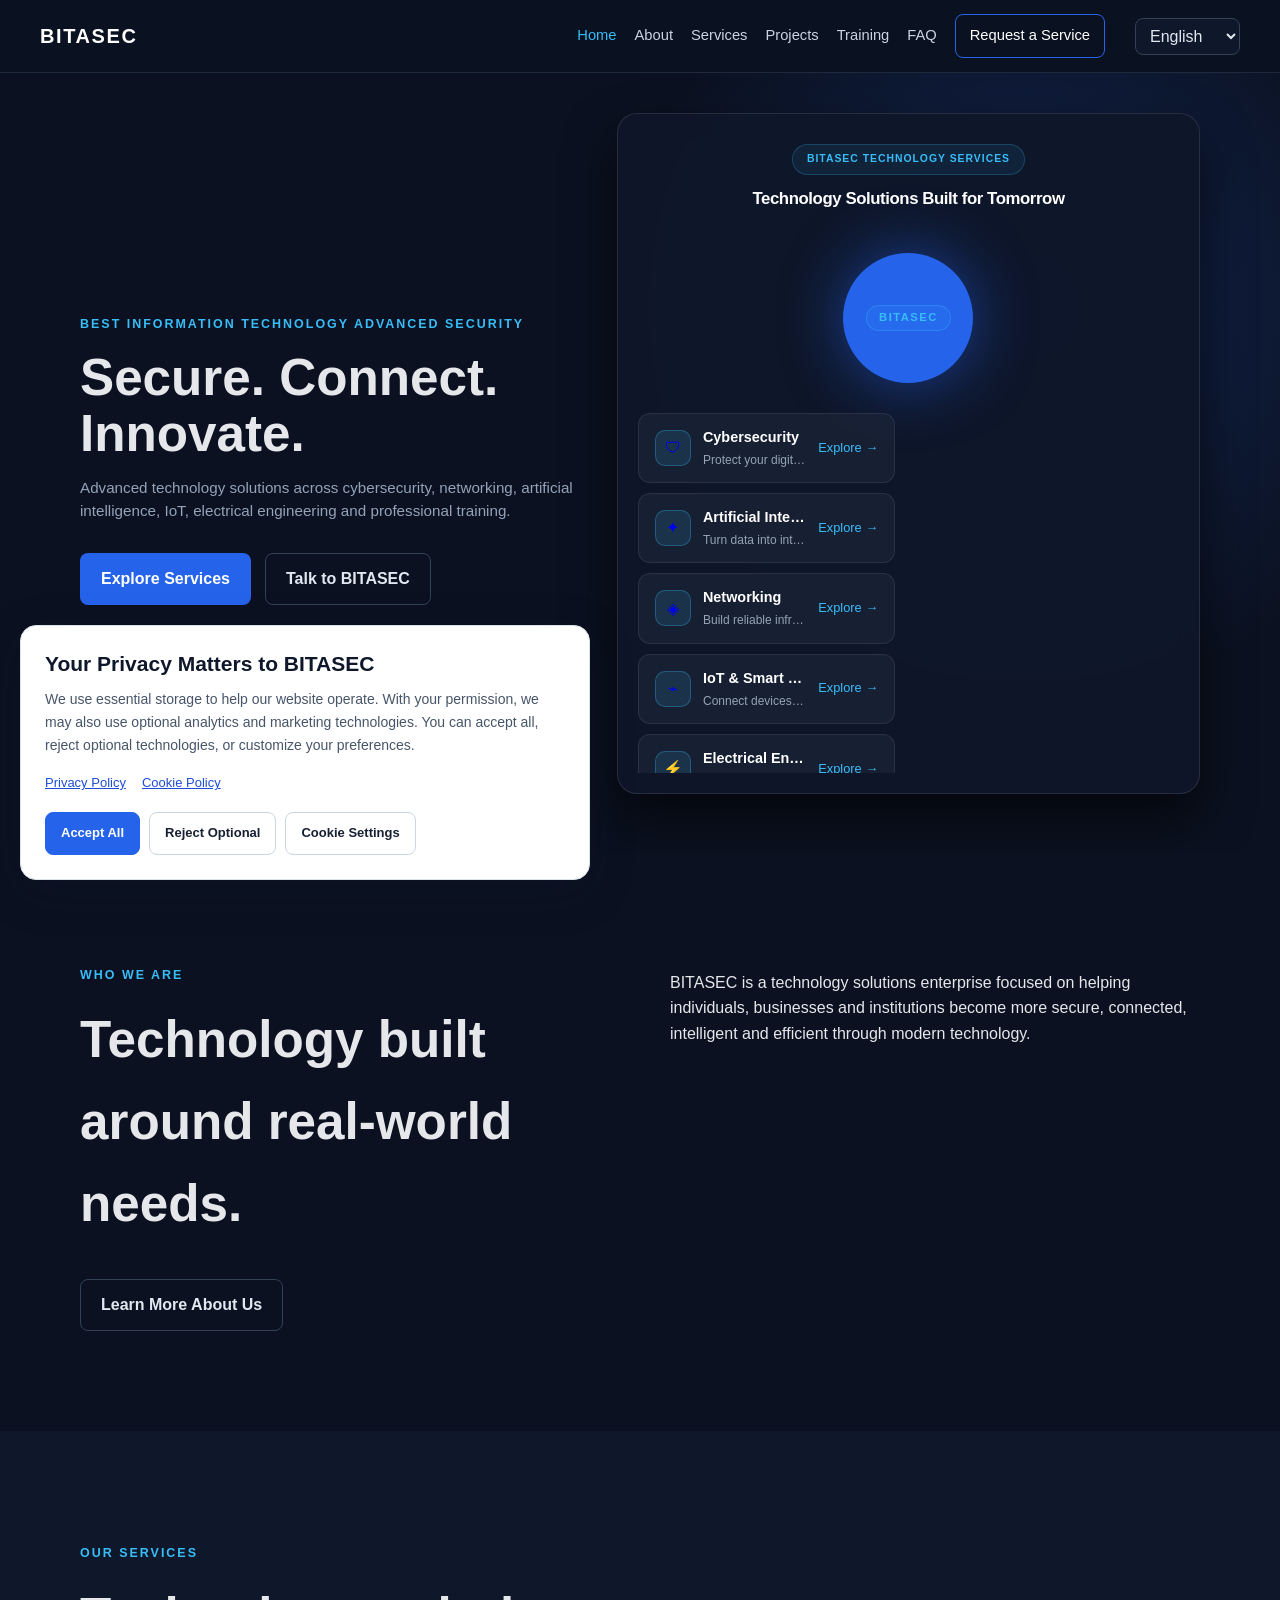
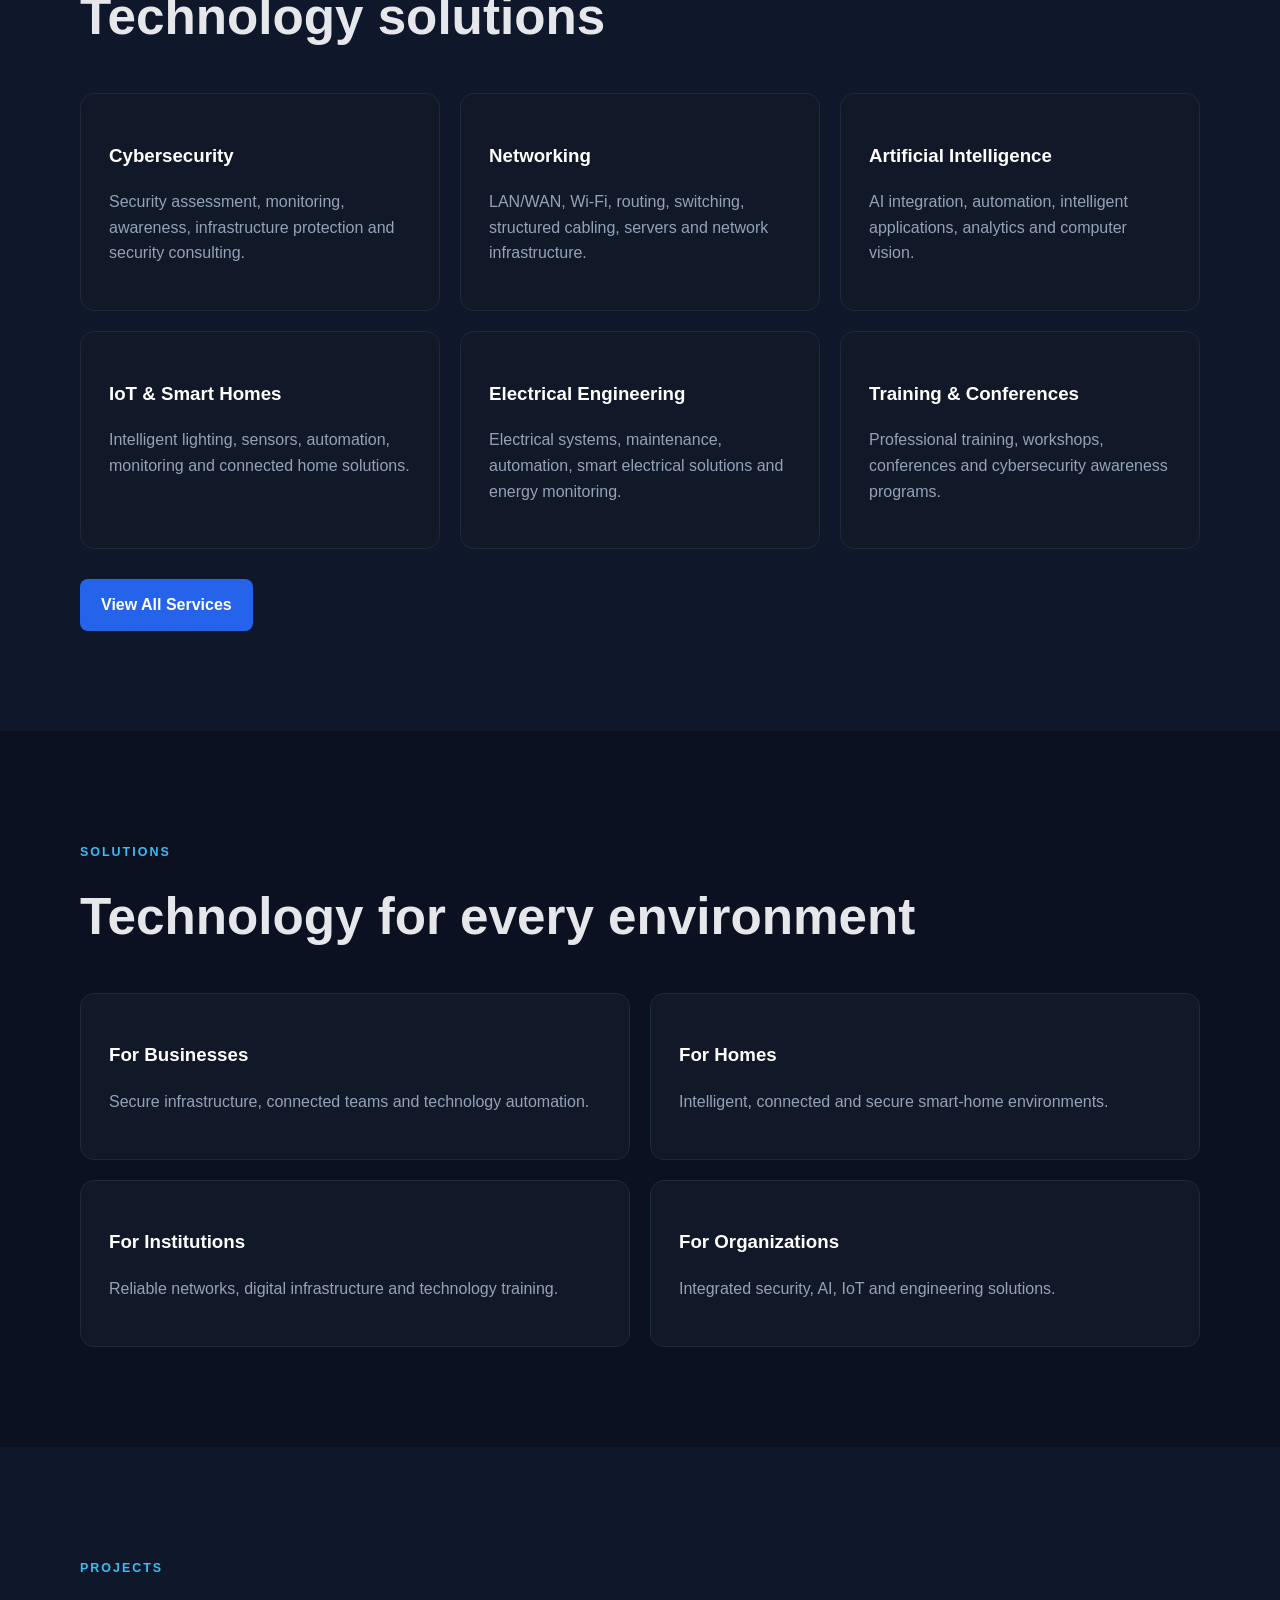
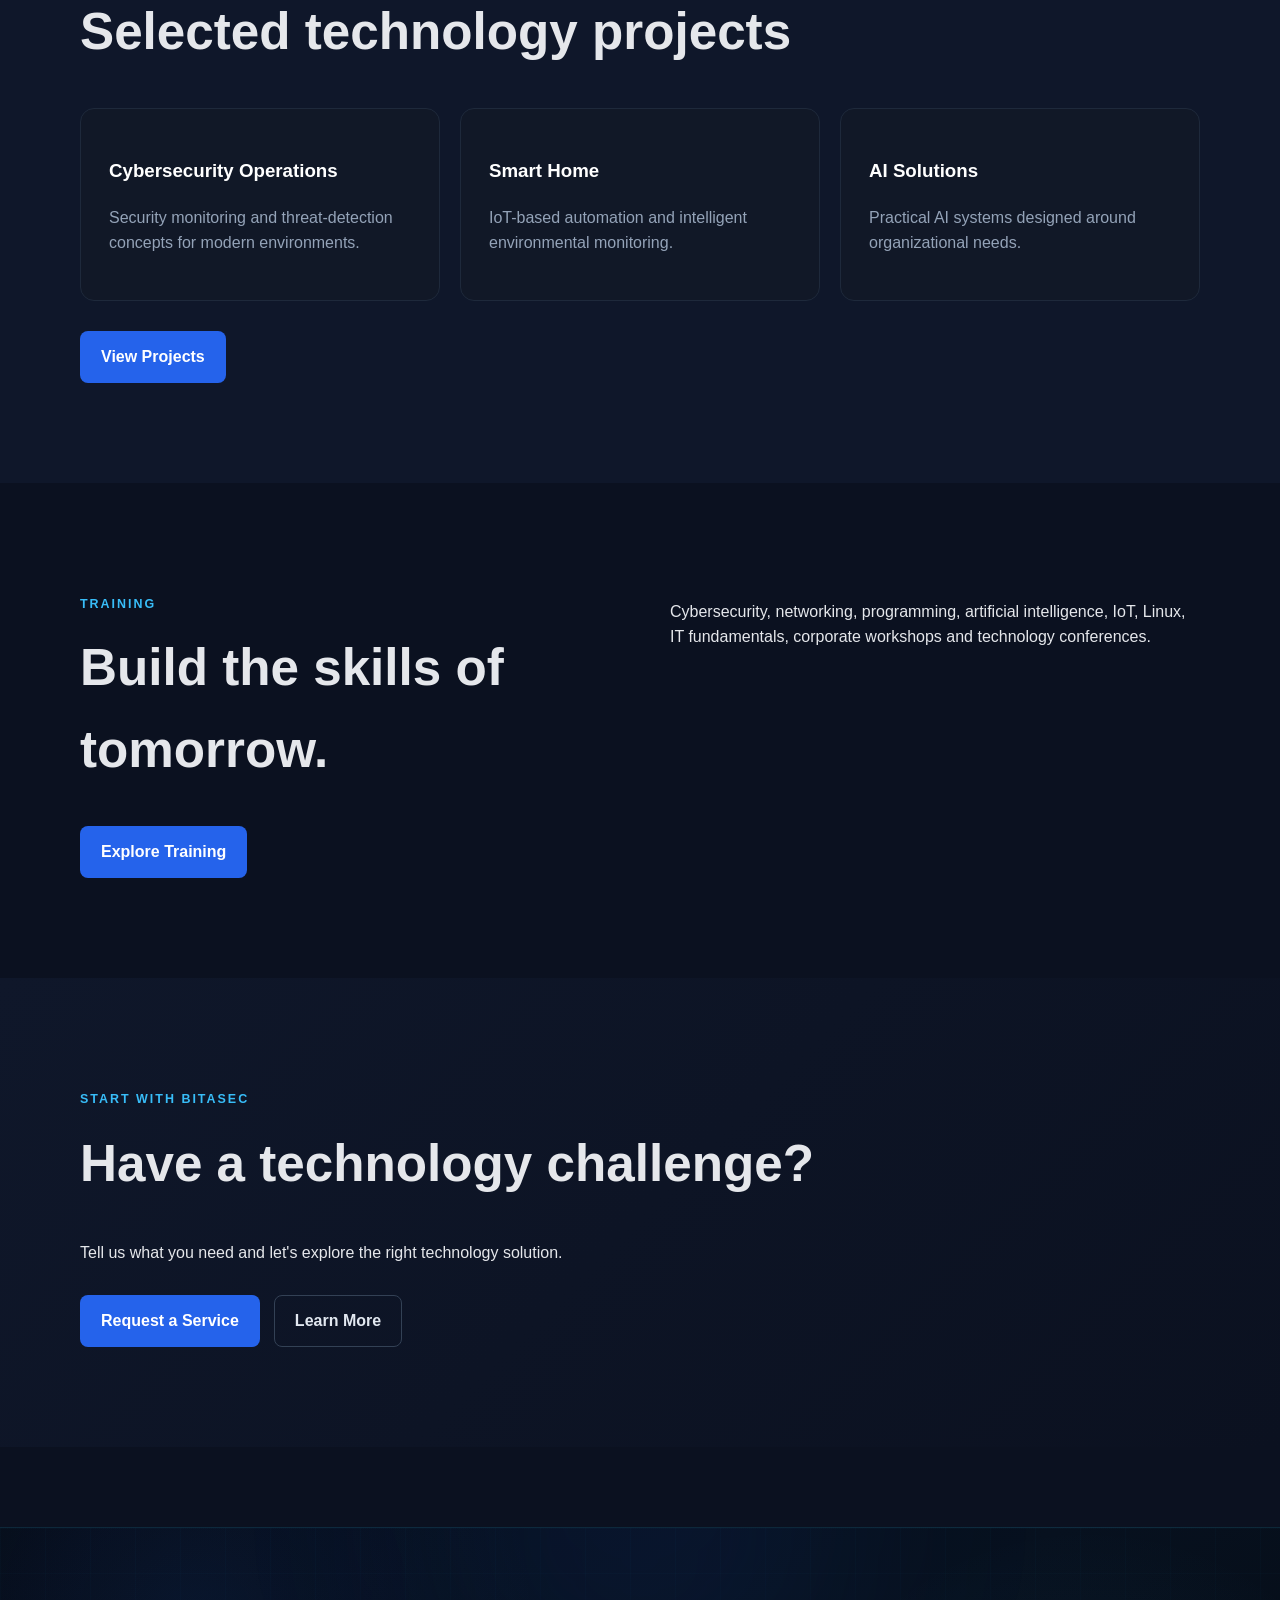
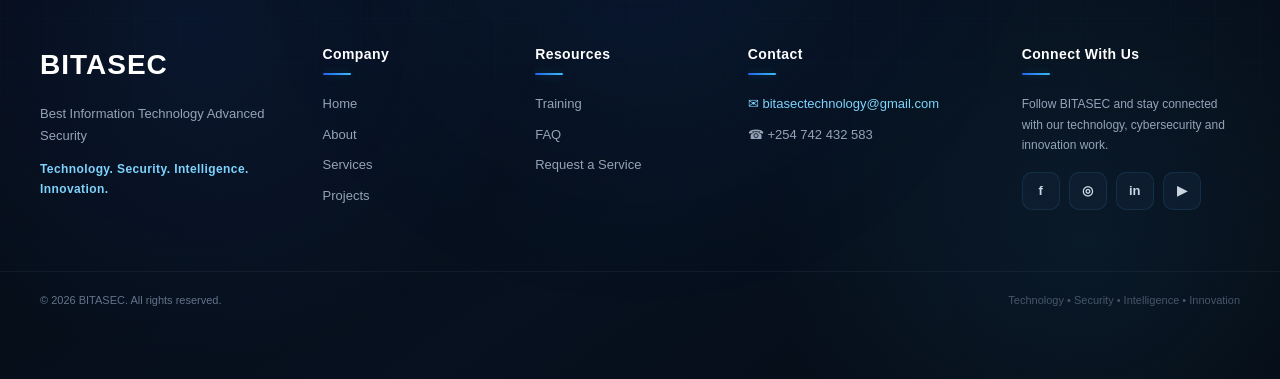
<file: frontend/index.html>
<!DOCTYPE html>
<html lang="en">
<head>
<meta charset="utf-8"/>
<meta content="width=device-width, initial-scale=1.0" name="viewport"/>
<meta name="description" content="BITASEC delivers cybersecurity, networking, artificial intelligence, IoT, electrical engineering, and technology training solutions.">
<title>BITASEC | Cybersecurity, AI, Networking & IoT</title>
<link href="assets/css/style.css" rel="stylesheet"/>
<link rel="stylesheet" href="assets/css/footer.css">
<style>
    /* Professional Hero Grid Layout */
    .hero {
        padding: 40px 0 60px 0;
        overflow: hidden;
    }
    .hero-grid {
        display: grid;
        grid-template-columns: 1fr 1.15fr;
        gap: 30px;
        align-items: center;
    }
    @media (max-width: 968px) {
        .hero-grid {
            grid-template-columns: 1fr;
        }
    }
    .hero-panel {
        background: rgba(15, 23, 42, 0.95);
        border: 1px solid rgba(255, 255, 255, 0.1);
        border-radius: 20px;
        padding: 20px;
        backdrop-filter: blur(12px);
        box-shadow: 0 25px 50px rgba(0, 0, 0, 0.6);
    }
    .services-showcase-heading {
        margin-bottom: 12px;
        text-align: center;
    }
    
    /* Scrollable Container to Free Up Space */
    .tech-scroll-container {
        display: flex;
        flex-direction: column;
        gap: 10px;
        max-height: 360px;
        overflow-y: auto;
        padding-right: 4px;
    }
    .tech-scroll-container::-webkit-scrollbar {
        width: 5px;
    }
    .tech-scroll-container::-webkit-scrollbar-thumb {
        background: rgba(56, 189, 248, 0.4);
        border-radius: 4px;
    }
    .tech-scroll-container::-webkit-scrollbar-track {
        background: rgba(15, 23, 42, 0.5);
    }

    /* Clean Horizontal Service Row Card */
    .tech-item-row {
        display: flex;
        align-items: center;
        justify-content: space-between;
        background: rgba(30, 41, 59, 0.6);
        border: 1px solid rgba(255, 255, 255, 0.08);
        border-radius: 12px;
        padding: 12px 16px;
        text-decoration: none;
        transition: all 0.2s ease;
    }
    .tech-item-row:hover {
        transform: translateX(4px);
        border-color: rgba(56, 189, 248, 0.5);
        background: rgba(30, 41, 59, 0.9);
        box-shadow: 0 4px 15px rgba(0, 0, 0, 0.3);
    }
    .tech-item-left {
        display: flex;
        align-items: center;
        gap: 12px;
        flex: 1;
        min-width: 0;
    }
    .tech-item-icon {
        width: 36px;
        height: 36px;
        display: flex;
        align-items: center;
        justify-content: center;
        background: rgba(56, 189, 248, 0.12);
        border: 1px solid rgba(56, 189, 248, 0.3);
        border-radius: 10px;
        font-size: 1rem;
        flex-shrink: 0;
    }
    .tech-item-content {
        min-width: 0;
    }
    .tech-item-content h4 {
        color: #ffffff;
        font-size: 0.9rem;
        font-weight: 600;
        margin: 0 0 2px 0;
        white-space: nowrap;
        overflow: hidden;
        text-overflow: ellipsis;
    }
    .tech-item-content p {
        color: #94a3b8;
        font-size: 0.75rem;
        margin: 0;
        white-space: nowrap;
        overflow: hidden;
        text-overflow: ellipsis;
    }
    .tech-item-action {
        color: #38bdf8;
        font-size: 0.8rem;
        font-weight: 500;
        display: flex;
        align-items: center;
        gap: 4px;
        flex-shrink: 0;
        margin-left: 12px;
    }
    .tech-orbit {
        text-align: center;
        margin-bottom: 12px;
    }
    .tech-orbit-badge {
        display: inline-block;
        padding: 3px 12px;
        background: rgba(56, 189, 248, 0.1);
        border: 1px solid rgba(56, 189, 248, 0.3);
        border-radius: 20px;
        color: #38bdf8;
        font-weight: 600;
        font-size: 0.7rem;
        letter-spacing: 1.5px;
    }
</style>
<link rel="stylesheet" href="assets/css/cookie-consent.css">
    <meta name="google-site-verification" content="EZsEHI9wczpJ-IvZUglCPMxf-p7EidE5ysd2VZUH2cM" />
    <link rel="canonical" href="https://bitasec.mumberedieumerci203.workers.dev/">

<script type="application/ld+json">
{
  "@context": "https://schema.org",
  "@type": "WebSite",
  "name": "BITASEC",
  "alternateName": [
    "BITASEC Technology",
    "Best Information Technology Advanced Security"
  ],
  "url": "https://bitasec.mumberedieumerci203.workers.dev/"
}
</script>

</head>
<body>
<header class="site-header">
    <nav class="navbar">
        <a href="index.html" class="logo">BITASEC</a>
        <button class="mobile-menu-toggle" type="button" aria-label="Open menu">☰</button>
        <div class="nav-links">
            <a href="index.html" class="active" data-i18n="nav_home">Home</a>
            <a href="about.html" data-i18n="nav_about">About</a>
            
            <a href="services.html" data-i18n="nav_services">Services</a>
            <a href="projects.html" data-i18n="nav_projects">Projects</a>
            <a href="training.html" data-i18n="nav_training">Training</a>
            <a href="faq.html" data-i18n="nav_faq">FAQ</a>
            <a href="contact.html" class="nav-cta" data-i18n="nav_contact">Request a Service</a>
        </div>
        <select id="languageSelector" aria-label="Language">
            <option value="en">English</option>
            <option value="fr">Français</option>
            <option value="sw">Kiswahili</option>
        </select>
    </nav>
</header>
<main>
<!-- HERO -->
<section class="hero">
<div class="container hero-grid">
<div>
<p class="eyebrow" data-i18n="index_text_122">BEST INFORMATION TECHNOLOGY ADVANCED SECURITY</p>
<h1 data-i18n="index_text_123" style="font-size: clamp(2.4rem, 4vw, 3.8rem); line-height: 1.1; margin-bottom: 15px;">
    Secure. Connect. <span>Innovate.</span>
</h1>
<p class="hero-text" data-i18n="index_text_124" style="margin-bottom: 25px; font-size: 0.95rem; line-height: 1.5;">
    Advanced technology solutions across cybersecurity, networking, artificial intelligence, IoT, electrical engineering and professional training.
</p>
<div class="actions">
<a class="btn primary" href="services.html" data-i18n="explore_services_btn">Explore Services</a>
<a class="btn secondary" href="contact.html" data-i18n="talk_bitasec_btn">Talk to BITASEC</a>
</div>
</div>

<!-- Right Panel with Scrollable Service Rows -->
<div class="hero-panel">
<div class="services-showcase-heading">
    <span class="services-showcase-label" data-i18n="services_showcase_label" style="font-size: 0.65rem; letter-spacing: 1px;">BITASEC TECHNOLOGY SERVICES</span>
    <h2 data-i18n="services_showcase_title" style="font-size: 1.05rem; margin-top: 2px;">Technology Solutions Built for Tomorrow</h2>
</div>

<div class="tech-orbit">
    <span class="tech-orbit-badge">BITASEC</span>
</div>

<div class="tech-scroll-container">
    <!-- Cybersecurity -->
    <a class="tech-item-row" href="service-detail.html?service=cybersecurity">
        <div class="tech-item-left">
            <div class="tech-item-icon">🛡</div>
            <div class="tech-item-content">
                <h4 data-i18n="service_cybersecurity_title">Cybersecurity</h4>
                <p data-i18n="service_cybersecurity_short">Protect your digital environment.</p>
            </div>
        </div>
        <div class="tech-item-action">
            <span data-i18n="service_explore">Explore</span> →
        </div>
    </a>

    <!-- Artificial Intelligence -->
    <a class="tech-item-row" href="service-detail.html?service=ai">
        <div class="tech-item-left">
            <div class="tech-item-icon">✦</div>
            <div class="tech-item-content">
                <h4 data-i18n="service_ai_title">Artificial Intelligence</h4>
                <p data-i18n="service_ai_short">Turn data into intelligent solutions.</p>
            </div>
        </div>
        <div class="tech-item-action">
            <span data-i18n="service_explore">Explore</span> →
        </div>
    </a>

    <!-- Networking -->
    <a class="tech-item-row" href="service-detail.html?service=networking">
        <div class="tech-item-left">
            <div class="tech-item-icon">◈</div>
            <div class="tech-item-content">
                <h4 data-i18n="service_networking_title">Networking</h4>
                <p data-i18n="service_networking_short">Build reliable infrastructure.</p>
            </div>
        </div>
        <div class="tech-item-action">
            <span data-i18n="service_explore">Explore</span> →
        </div>
    </a>

    <!-- IoT & Smart Homes -->
    <a class="tech-item-row" href="service-detail.html?service=iot">
        <div class="tech-item-left">
            <div class="tech-item-icon">⌁</div>
            <div class="tech-item-content">
                <h4 data-i18n="service_iot_title">IoT &amp; Smart Homes</h4>
                <p data-i18n="service_iot_short">Connect devices and homes.</p>
            </div>
        </div>
        <div class="tech-item-action">
            <span data-i18n="service_explore">Explore</span> →
        </div>
    </a>

    <!-- Electrical Engineering -->
    <a class="tech-item-row" href="service-detail.html?service=electrical">
        <div class="tech-item-left">
            <div class="tech-item-icon">⚡</div>
            <div class="tech-item-content">
                <h4 data-i18n="service_electrical_title">Electrical Engineering</h4>
                <p data-i18n="service_electrical_short">Intelligent electrical solutions.</p>
            </div>
        </div>
        <div class="tech-item-action">
            <span data-i18n="service_explore">Explore</span> →
        </div>
    </a>
</div>

</div>
</div>
</section>

<!-- ABOUT -->
<section class="section">
<div class="container two-col">
<div>
<p class="eyebrow" data-i18n="index_text_125">WHO WE ARE</p>
<h2 data-i18n="index_text_126">Technology built around real-world needs.</h2>
<a class="btn secondary" href="about.html" data-i18n="learn_more_about_btn">Learn More About Us</a>
</div>
<div>
<p data-i18n="index_text_127">
    BITASEC is a technology solutions enterprise focused on helping individuals, businesses and institutions become more secure, connected, intelligent and efficient through modern technology.
</p>
</div>
</div>
</section>

<!-- SERVICES -->
<section class="section alt">
<div class="container">
<p class="eyebrow" data-i18n="index_text_128">OUR SERVICES</p>
<h2 data-i18n="index_text_129">Technology solutions</h2>
<div class="cards">
<article class="card">
<h3 data-i18n="index_text_130">Cybersecurity</h3>
<p data-i18n="index_text_131">Security assessment, monitoring, awareness, infrastructure protection and security consulting.</p>
</article>
<article class="card">
<h3 data-i18n="index_text_132">Networking</h3>
<p data-i18n="index_text_133">LAN/WAN, Wi-Fi, routing, switching, structured cabling, servers and network infrastructure.</p>
</article>
<article class="card">
<h3 data-i18n="index_text_134">Artificial Intelligence</h3>
<p data-i18n="index_text_135">AI integration, automation, intelligent applications, analytics and computer vision.</p>
</article>
<article class="card">
<h3 data-i18n="index_text_136">IoT &amp; Smart Homes</h3>
<p data-i18n="index_text_137">Intelligent lighting, sensors, automation, monitoring and connected home solutions.</p>
</article>
<article class="card">
<h3 data-i18n="index_text_138">Electrical Engineering</h3>
<p data-i18n="index_text_139">Electrical systems, maintenance, automation, smart electrical solutions and energy monitoring.</p>
</article>
<article class="card">
<h3 data-i18n="index_text_140">Training &amp; Conferences</h3>
<p data-i18n="index_text_141">Professional training, workshops, conferences and cybersecurity awareness programs.</p>
</article>
</div>
<div class="actions">
<a class="btn primary" href="services.html" data-i18n="view_all_services_btn">View All Services</a>
</div>
</div>
</section>

<!-- SOLUTIONS -->
<section class="section">
<div class="container">
<p class="eyebrow" data-i18n="index_text_142">SOLUTIONS</p>
<h2 data-i18n="index_text_143">Technology for every environment</h2>
<div class="solution-grid">
<div>
<h3 data-i18n="index_text_144">For Businesses</h3>
<p data-i18n="index_text_145">Secure infrastructure, connected teams and technology automation.</p>
</div>
<div>
<h3 data-i18n="index_text_146">For Homes</h3>
<p data-i18n="index_text_147">Intelligent, connected and secure smart-home environments.</p>
</div>
<div>
<h3 data-i18n="index_text_148">For Institutions</h3>
<p data-i18n="index_text_149">Reliable networks, digital infrastructure and technology training.</p>
</div>
<div>
<h3 data-i18n="index_text_150">For Organizations</h3>
<p data-i18n="index_text_151">Integrated security, AI, IoT and engineering solutions.</p>
</div>
</div>
</div>
</section>

<!-- PROJECTS -->
<section class="section alt">
<div class="container">
<p class="eyebrow" data-i18n="index_text_152">PROJECTS</p>
<h2 data-i18n="index_text_153">Selected technology projects</h2>
<div class="cards">
<article class="card">
<h3 data-i18n="index_text_154">Cybersecurity Operations</h3>
<p data-i18n="index_text_155">Security monitoring and threat-detection concepts for modern environments.</p>
</article>
<article class="card">
<h3 data-i18n="index_text_156">Smart Home</h3>
<p data-i18n="index_text_157">IoT-based automation and intelligent environmental monitoring.</p>
</article>
<article class="card">
<h3 data-i18n="index_text_158">AI Solutions</h3>
<p data-i18n="index_text_159">Practical AI systems designed around organizational needs.</p>
</article>
</div>
<div class="actions">
<a class="btn primary" href="projects.html" data-i18n="view_projects_btn">View Projects</a>
</div>
</div>
</section>

<!-- TRAINING -->
<section class="section">
<div class="container two-col">
<div>
<p class="eyebrow" data-i18n="index_text_160">TRAINING</p>
<h2 data-i18n="index_text_161">Build the skills of tomorrow.</h2>
<a class="btn primary" href="training.html" data-i18n="explore_training_btn">Explore Training</a>
</div>
<div>
<p data-i18n="index_text_162">
    Cybersecurity, networking, programming, artificial intelligence, IoT, Linux, IT fundamentals, corporate workshops and technology conferences.
</p>
</div>
</div>
</section>

<!-- CALL TO ACTION -->
<section class="section contact">
<div class="container">
<p class="eyebrow" data-i18n="index_text_163">START WITH BITASEC</p>
<h2 data-i18n="index_text_164">Have a technology challenge?</h2>
<p data-i18n="index_text_165">Tell us what you need and let's explore the right technology solution.</p>
<div class="actions">
<a class="btn primary" data-i18n="nav_contact" href="contact.html">Request a Service</a>
<a class="btn secondary" href="about.html" data-i18n="learn_more_btn">Learn More</a>
</div>
</div>
</section>
</main>

<!-- Translation Script -->
<script>
    const translations = {
        en: {
            nav_home: "Home",
            nav_about: "About",
            nav_team: "Meet the Team",
            nav_services: "Services",
            nav_projects: "Projects",
            nav_training: "Training",
            nav_faq: "FAQ",
            nav_contact: "Request a Service",
            index_text_122: "BEST INFORMATION TECHNOLOGY ADVANCED SECURITY",
            index_text_123: "Secure. Connect. Innovate.",
            index_text_124: "Advanced technology solutions across cybersecurity, networking, artificial intelligence, IoT, electrical engineering and professional training.",
            explore_services_btn: "Explore Services",
            talk_bitasec_btn: "Talk to BITASEC",
            services_showcase_label: "BITASEC TECHNOLOGY SERVICES",
            services_showcase_title: "Technology Solutions Built for Tomorrow",
            service_cybersecurity_title: "Cybersecurity",
            service_cybersecurity_short: "Protect your digital environment.",
            service_ai_title: "Artificial Intelligence",
            service_ai_short: "Turn data into intelligent solutions.",
            service_iot_title: "IoT & Smart Homes",
            service_iot_short: "Connect devices and homes.",
            service_networking_title: "Networking",
            service_networking_short: "Build reliable infrastructure.",
            service_electrical_title: "Electrical Engineering",
            service_electrical_short: "Intelligent electrical solutions.",
            service_explore: "Explore",
            index_text_125: "WHO WE ARE",
            index_text_126: "Technology built around real-world needs.",
            learn_more_about_btn: "Learn More About Us",
            index_text_127: "BITASEC is a technology solutions enterprise focused on helping individuals, businesses and institutions become more secure, connected, intelligent and efficient through modern technology.",
            index_text_128: "OUR SERVICES",
            index_text_129: "Technology solutions",
            index_text_130: "Cybersecurity",
            index_text_131: "Security assessment, monitoring, awareness, infrastructure protection and security consulting.",
            index_text_132: "Networking",
            index_text_133: "LAN/WAN, Wi-Fi, routing, switching, structured cabling, servers and network infrastructure.",
            index_text_134: "Artificial Intelligence",
            index_text_135: "AI integration, automation, intelligent applications, analytics and computer vision.",
            index_text_136: "IoT & Smart Homes",
            index_text_137: "Intelligent lighting, sensors, automation, monitoring and connected home solutions.",
            index_text_138: "Electrical Engineering",
            index_text_139: "Electrical systems, maintenance, automation, smart electrical solutions and energy monitoring.",
            index_text_140: "Training & Conferences",
            index_text_141: "Professional training, workshops, conferences and cybersecurity awareness programs.",
            view_all_services_btn: "View All Services",
            index_text_142: "SOLUTIONS",
            index_text_143: "Technology for every environment",
            index_text_144: "For Businesses",
            index_text_145: "Secure infrastructure, connected teams and technology automation.",
            index_text_146: "For Homes",
            index_text_147: "Intelligent, connected and secure smart-home environments.",
            index_text_148: "For Institutions",
            index_text_149: "Reliable networks, digital infrastructure and technology training.",
            index_text_150: "For Organizations",
            index_text_151: "Integrated security, AI, IoT and engineering solutions.",
            index_text_152: "PROJECTS",
            index_text_153: "Selected technology projects",
            index_text_154: "Cybersecurity Operations",
            index_text_155: "Security monitoring and threat-detection concepts for modern environments.",
            index_text_156: "Smart Home",
            index_text_157: "IoT-based automation and intelligent environmental monitoring.",
            index_text_158: "AI Solutions",
            index_text_159: "Practical AI systems designed around organizational needs.",
            view_projects_btn: "View Projects",
            index_text_160: "TRAINING",
            index_text_161: "Build the skills of tomorrow.",
            explore_training_btn: "Explore Training",
            index_text_162: "Cybersecurity, networking, programming, artificial intelligence, IoT, Linux, IT fundamentals, corporate workshops and technology conferences.",
            index_text_163: "START WITH BITASEC",
            index_text_164: "Have a technology challenge?",
            index_text_165: "Tell us what you need and let's explore the right technology solution.",
            learn_more_btn: "Learn More"
        },
        fr: {
            nav_home: "Accueil",
            nav_about: "À propos",
            nav_team: "Notre Équipe",
            nav_services: "Services",
            nav_projects: "Projets",
            nav_training: "Formation",
            nav_faq: "FAQ",
            nav_contact: "Demander un Service",
            index_text_122: "MEILLEURE SÉCURITÉ INFORMATIQUE AVANCÉE",
            index_text_123: "Sécuriser. Connecter. Innover.",
            index_text_124: "Solutions technologiques avancées en cybersécurité, réseaux, intelligence artificielle, IoT, génie électrique et formation professionnelle.",
            explore_services_btn: "Explorer les Services",
            talk_bitasec_btn: "Parler à BITASEC",
            services_showcase_label: "SERVICES TECHNOLOGIQUES BITASEC",
            services_showcase_title: "Solutions Technologiques pour Demain",
            service_cybersecurity_title: "Cybersécurité",
            service_cybersecurity_short: "Protégez votre environnement numérique.",
            service_ai_title: "Intelligence Artificielle",
            service_ai_short: "Transformez vos données en solutions.",
            service_iot_title: "IoT & Domotique",
            service_iot_short: "Connectez appareils et maisons.",
            service_networking_title: "Réseaux",
            service_networking_short: "Construisez une infrastructure fiable.",
            service_electrical_title: "Génie Électrique",
            service_electrical_short: "Solutions électriques intelligentes.",
            service_explore: "Explorer",
            index_text_125: "QUI NOUS SOMMES",
            index_text_126: "Une technologie conçue pour les besoins réels.",
            learn_more_about_btn: "En Savoir Plus",
            index_text_127: "BITASEC est une entreprise de solutions technologiques dédiée à aider les individus, entreprises et institutions à devenir plus sécurisés, connectés et efficaces.",
            index_text_128: "NOS SERVICES",
            index_text_129: "Solutions technologiques",
            index_text_130: "Cybersécurité",
            index_text_131: "Évaluation de la sécurité, surveillance, sensibilisation et conseil en sécurité.",
            index_text_132: "Réseaux",
            index_text_133: "LAN/WAN, Wi-Fi, routage, commutation, câblage structuré et serveurs.",
            index_text_134: "Intelligence Artificielle",
            index_text_135: "Intégration d'IA, automatisation, applications intelligentes et vision par ordinateur.",
            index_text_136: "IoT & Domotique",
            index_text_137: "Éclairage intelligent, capteurs, automatisation et solutions connectées.",
            index_text_138: "Génie Électrique",
            index_text_139: "Systèmes électriques, maintenance, automatisation et suivi énergétique.",
            index_text_140: "Formation & Conférences",
            index_text_141: "Formations professionnelles, ateliers, conférences et programmes de sensibilisation.",
            view_all_services_btn: "Voir Tous les Services",
            index_text_142: "SOLUTIONS",
            index_text_143: "La technologie pour chaque environnement",
            index_text_144: "Pour les Entreprises",
            index_text_145: "Infrastructure sécurisée, équipes connectées et automatisation.",
            index_text_146: "Pour les Foyers",
            index_text_147: "Environnements de maison intelligente sécurisés et connectés.",
            index_text_148: "Pour les Institutions",
            index_text_149: "Réseaux fiables, infrastructure numérique et formation technique.",
            index_text_150: "Pour les Organisations",
            index_text_151: "Sécurité intégrée, IA, IoT et solutions d'ingénierie.",
            index_text_152: "PROJETS",
            index_text_153: "Projets technologiques sélectionnés",
            index_text_154: "Opérations de Cybersécurité",
            index_text_155: "Surveillance de sécurité et détection des menaces pour environnements modernes.",
            index_text_156: "Maison Intelligente",
            index_text_157: "Automatisation basée sur l'IoT et surveillance environnementale.",
            index_text_158: "Solutions IA",
            index_text_159: "Systèmes d'IA pratiques adaptés aux besoins organisationnels.",
            view_projects_btn: "Voir les Projets",
            index_text_160: "FORMATION",
            index_text_161: "Développez les compétences de demain.",
            explore_training_btn: "Explorer les Formations",
            index_text_162: "Cybersécurité, réseaux, programmation, intelligence artificielle, IoT, Linux et ateliers d'entreprise.",
            index_text_163: "COMMENCER AVEC BITASEC",
            index_text_164: "Un défi technologique ?",
            index_text_165: "Dites-nous ce dont vous avez besoin et découvrons la solution adaptée.",
            learn_more_btn: "En Savoir Plus"
        },
        sw: {
            nav_home: "Nyumbani",
            nav_about: "Kuhusu Sisi",
            nav_team: "Timu Yetu",
            nav_services: "Huduma",
            nav_projects: "Miradi",
            nav_training: "Mafunzo",
            nav_faq: "Maswali",
            nav_contact: "Omba Huduma",
            index_text_122: "USALAMA BORA WA TEKNOLOJIA YA HABARI",
            index_text_123: "Salama. Unganisha. Buni.",
            index_text_124: "Suluhisho za teknolojia ya juu katika usalama wa mtandao, mawasiliano, akili bandia, IoT, uhandisi wa umeme na mafunzo ya kitaalamu.",
            explore_services_btn: "Chunguza Huduma",
            talk_bitasec_btn: "Wasiliana na BITASEC",
            services_showcase_label: "HUDUMA ZA TEKNOLOJIA ZA BITASEC",
            services_showcase_title: "Suluhisho za Kiteknolojia za Kesho",
            service_cybersecurity_title: "Usalama wa Mtandao",
            service_cybersecurity_short: "Linda mazingira yako ya kidijitali.",
            service_ai_title: "Akili Bandia",
            service_ai_short: "Geuza data kuwa suluhisho.",
            service_iot_title: "IoT & Nyumba Mahiri",
            service_iot_short: "Unganisha vifaa na nyumba.",
            service_networking_title: "Mitandao",
            service_networking_short: "Jenga miundombinu thabiti.",
            service_electrical_title: "Uhandisi wa Umeme",
            service_electrical_short: "Suluhisho mahiri za umeme.",
            service_explore: "Chunguza",
            index_text_125: "SISI NI NANI",
            index_text_126: "Teknolojia iliyoundwa kulingana na mahitaji halisi.",
            learn_more_about_btn: "Jifunze Zaidi Kuhusu Sisi",
            index_text_127: "BITASEC ni biashara ya suluhisho za kiufundi inayolenga kusaidia watu binafsi, biashara na taasisi kuwa salama zaidi, zilizounganishwa, na zenye ufanisi kupitia teknolojia.",
            index_text_128: "HUDUMA ZETU",
            index_text_129: "Suluhisho za kiteknolojia",
            index_text_130: "Usalama wa Mtandao",
            index_text_131: "Tathmini ya usalama, ufuatiliaji, ulinzi wa miundombinu na ushauri.",
            index_text_132: "Mitandao",
            index_text_133: "LAN/WAN, Wi-Fi, uelekezaji, kubadilisha njia, na miundombinu ya mitandao.",
            index_text_134: "Akili Bandia",
            index_text_135: "Ujumuishaji wa AI, otomatiki, programu zenye akili na uchanganuzi.",
            index_text_136: "IoT & Nyumba Mahiri",
            index_text_137: "Taa mahiri, vitambuzi, otomatiki, ufuatiliaji na suluhisho za nyumba.",
            index_text_138: "Uhandisi wa Umeme",
            index_text_139: "Mifumo ya umeme, matengenezo, otomatiki na ufuatiliaji wa nishati.",
            index_text_140: "Mafunzo na Mikutano",
            index_text_141: "Mafunzo ya kitaalamu, warsha, mikutano na programu za uhamasishaji.",
            view_all_services_btn: "Tazama Huduma Zote",
            index_text_142: "SULUHISHO",
            index_text_143: "Teknolojia kwa kila mazingira",
            index_text_144: "Kwa Biashara",
            index_text_145: "Miundombinu salama, timu zilizounganishwa na otomatiki.",
            index_text_146: "Kwa Nyumba",
            index_text_147: "Mazingira ya nyumba mahiri yaliyounganishwa na salama.",
            index_text_148: "Kwa Taasisi",
            index_text_149: "Mitandao ya kuaminika, miundombinu ya kidijitali na mafunzo.",
            index_text_150: "Kwa Mashirika",
            index_text_151: "Usalama uliounganishwa, AI, IoT na suluhisho za uhandisi.",
            index_text_152: "MIRADI",
            index_text_153: "Miradi iliyochaguliwa ya kiteknolojia",
            index_text_154: "Shughuli za Usalama wa Mtandao",
            index_text_155: "Ufuatiliaji wa usalama na ugunduzi wa vitisho kwa mazingira.",
            index_text_156: "Nyumba Mahiri",
            index_text_157: "Otomatiki inayotegemea IoT na ufuatiliaji wa mazingira.",
            index_text_158: "Suluhisho za AI",
            index_text_159: "Mifumo ya vitendo ya AI iliyoundwa kuzunguka mahitaji.",
            view_projects_btn: "Tazama Miradi",
            index_text_160: "MAFUNZO",
            index_text_161: "Jenga ujuzi wa kesho.",
            explore_training_btn: "Chunguza Mafunzo",
            index_text_162: "Usalama wa mtandao, mitandao, programu, akili bandia, IoT, Linux na warsha za kampuni.",
            index_text_163: "ANZA NA BITASEC",
            index_text_164: "Una changamoto ya kiteknolojia?",
            index_text_165: "Tuambie unachohitaji na tuchunguze suluhisho sahihi.",
            learn_more_btn: "Jifunze Zaidi"
        }
    };

    document.addEventListener("DOMContentLoaded", () => {
        const selector = document.getElementById("languageSelector");
        if (!selector) return;

        const applyTranslations = (lang) => {
            const dictionary = translations[lang] || translations['en'];
            document.querySelectorAll("[data-i18n]").forEach(element => {
                const translationKey = element.getAttribute("data-i18n");
                if (dictionary[translationKey]) {
                    element.textContent = dictionary[translationKey];
                }
            });
            localStorage.setItem("bitasec_current_lang", lang);
        };

        const initialLang = localStorage.getItem("bitasec_current_lang") || "en";
        selector.value = initialLang;
        applyTranslations(initialLang);

        selector.addEventListener("change", (event) => {
            applyTranslations(event.target.value);
        });
    });
</script>
<script src="assets/js/main.js"></script>

<footer class="bitasec-footer">
    <div class="footer-glow"></div>
    <div class="footer-container">
        <div class="footer-brand">
            <a href="index.html" class="footer-logo">BITASEC</a>
            <p>Best Information Technology Advanced Security</p>
            <p class="footer-tagline">Technology. Security. Intelligence. Innovation.</p>
        </div>
        <div class="footer-column">
            <h3>Company</h3>
            <a href="index.html" data-i18n="nav_home">Home</a>
            <a href="about.html" data-i18n="nav_about">About</a>
            
            <a href="services.html" data-i18n="nav_services">Services</a>
            <a href="projects.html" data-i18n="nav_projects">Projects</a>
        </div>
        <div class="footer-column">
            <h3>Resources</h3>
            <a href="training.html" data-i18n="nav_training">Training</a>
            <a href="faq.html" data-i18n="nav_faq">FAQ</a>
            <a href="contact.html" data-i18n="nav_contact">Request a Service</a>
        </div>
        <div class="footer-column footer-contact">
            <h3>Contact</h3>
            <a href="mailto:bitasectechnology@gmail.com">✉ bitasectechnology@gmail.com</a>
            <a href="https://wa.me/254742432583" target="_blank" rel="noopener noreferrer">☎ +254 742 432 583</a>
        </div>
        <div class="footer-column footer-social">
            <h3>Connect With Us</h3>
            <p>Follow BITASEC and stay connected with our technology, cybersecurity and innovation work.</p>
            <div class="social-links">
                <a href="#" aria-label="Facebook" title="Facebook">f</a>
                <a href="#" aria-label="Instagram" title="Instagram">◎</a>
                <a href="#" aria-label="LinkedIn" title="LinkedIn">in</a>
                <a href="#" aria-label="YouTube" title="YouTube">▶</a>
            </div>
        </div>
    </div>
    <div class="footer-bottom">
        <div class="footer-container footer-bottom-inner">
            <p>© 2026 BITASEC. All rights reserved.</p>
            <p>Technology • Security • Intelligence • Innovation</p>
        </div>
    </div>
</footer>
<script src="assets/js/cookie-consent.js" defer></script>
</body>
</html>
</file>
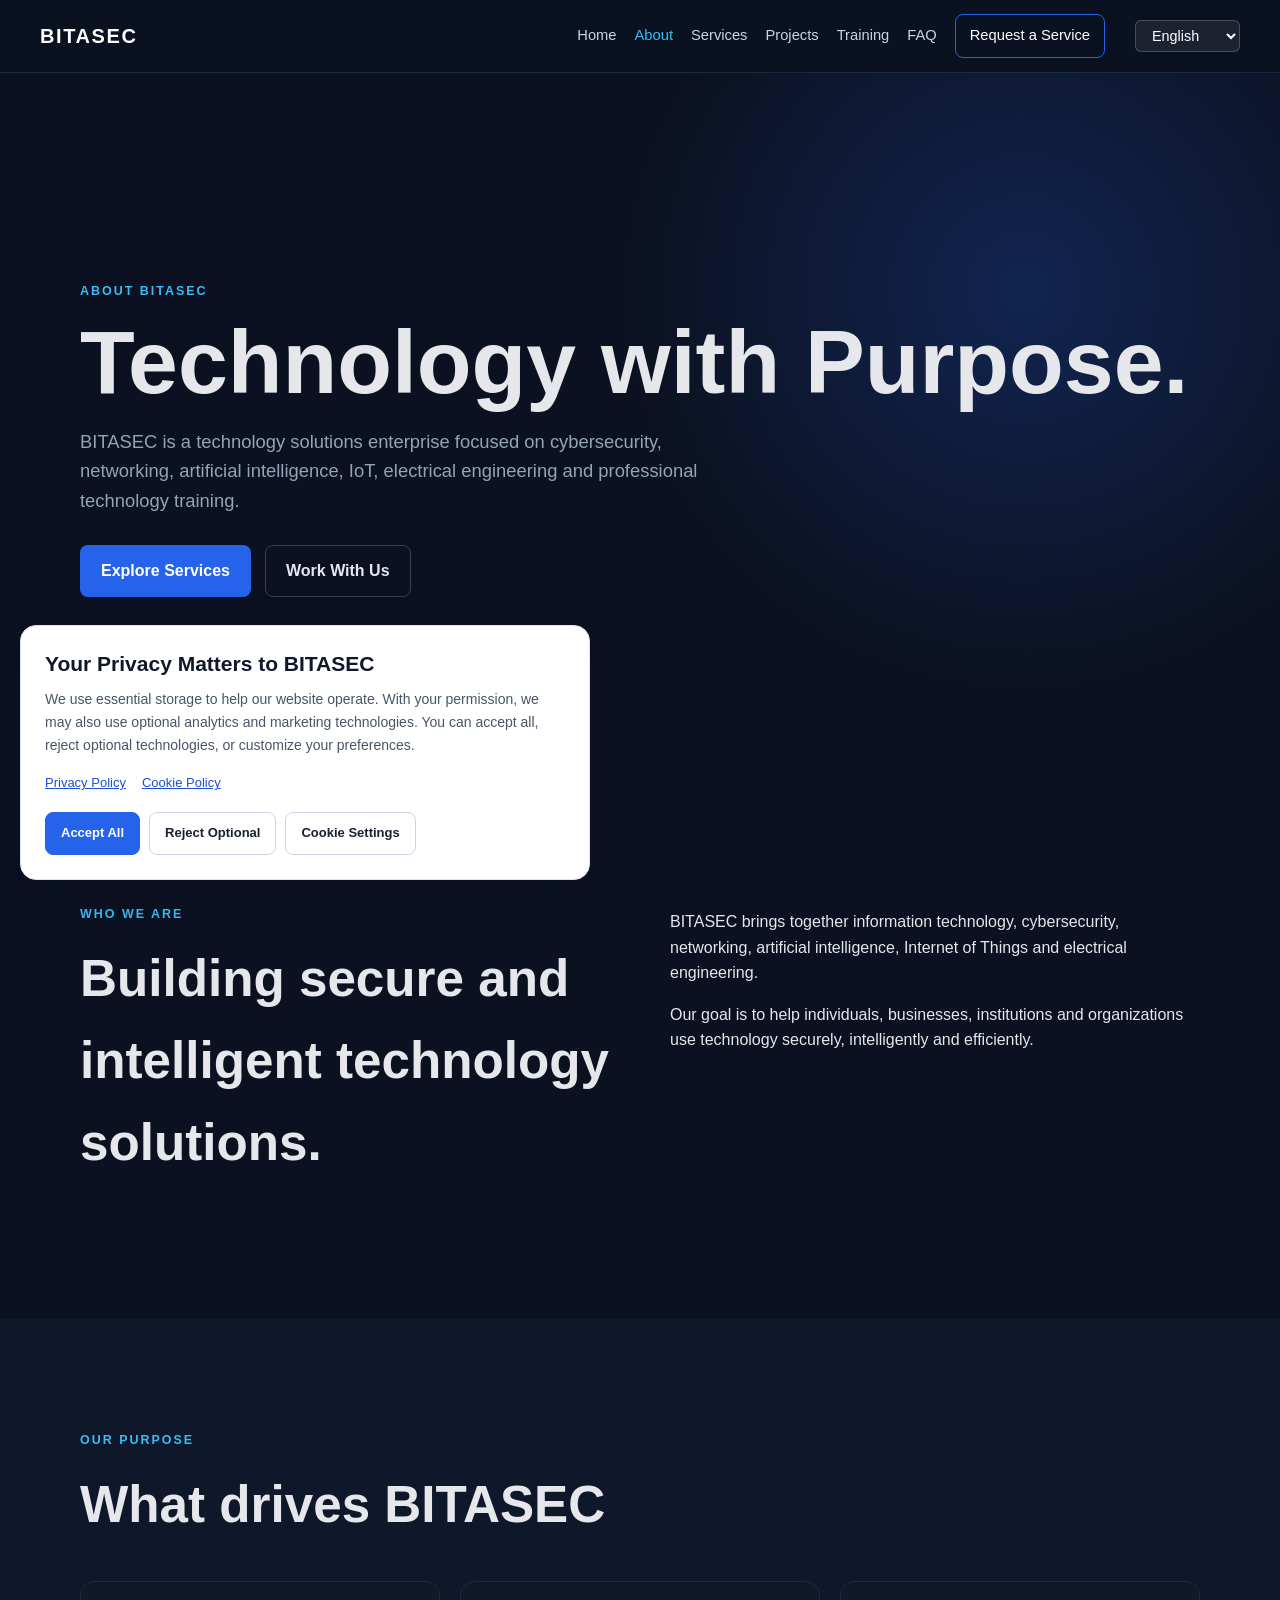
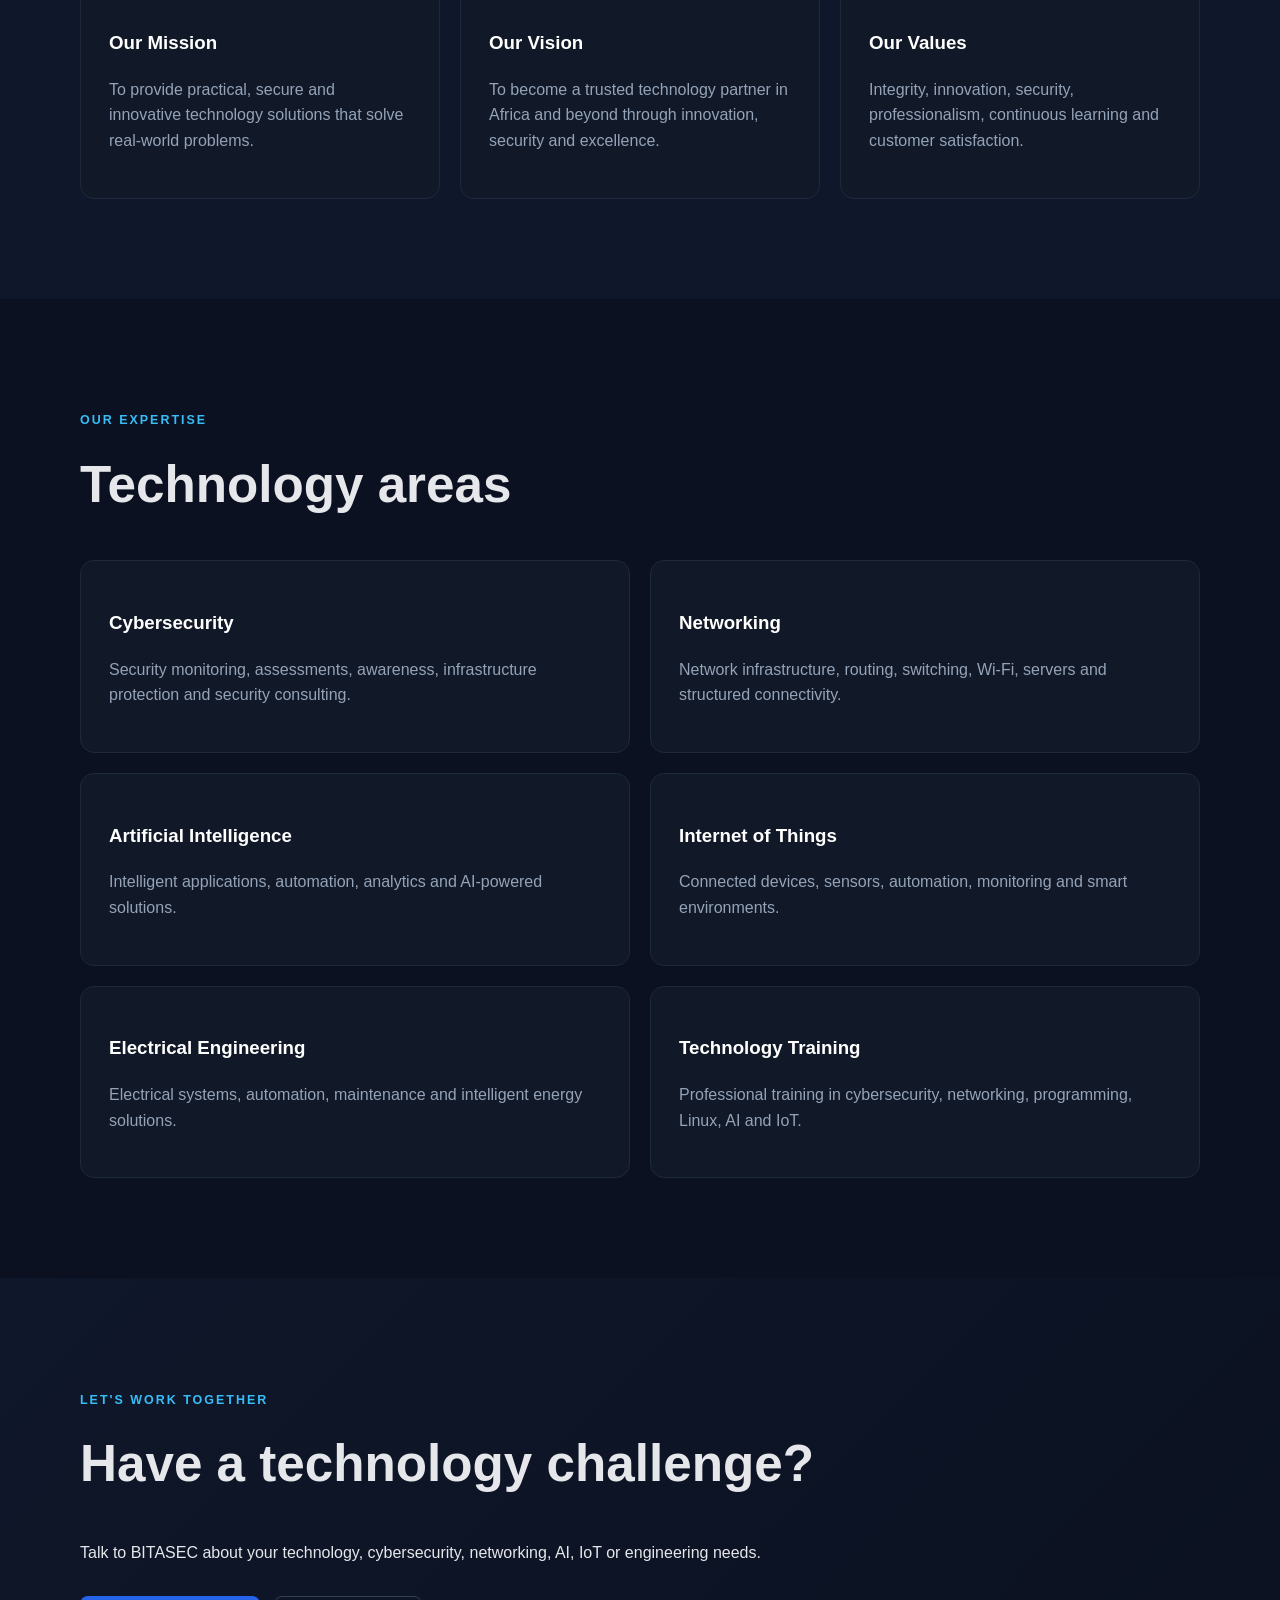
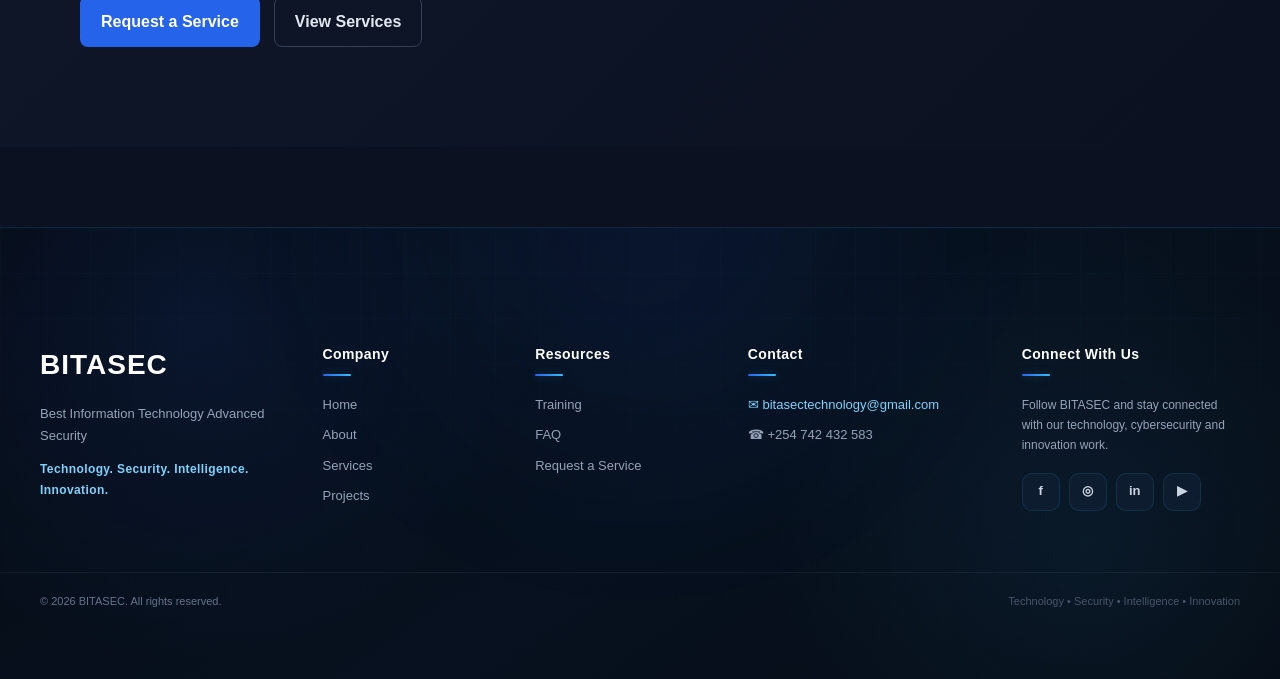
<file: frontend/about.html>
<!DOCTYPE html>
<html lang="en">
<head>
    <meta charset="utf-8"/>
    <meta content="width=device-width, initial-scale=1.0" name="viewport"/>
    <meta content="About BITASEC - Technology, Security, Intelligence and Innovation." name="description"/>
    <title>About | BITASEC</title>
    
    <!-- External CSS Stylesheets -->
    <link href="assets/css/style.css" rel="stylesheet"/>
    <link href="assets/css/footer.css" rel="stylesheet"/>

    <!-- Embedded CSS Enhancements & Effects -->
    <style>
        /* Navbar Language Selector Styling */
        .navbar select#languageSelector {
            background-color: rgba(255, 255, 255, 0.08);
            color: #ffffff;
            border: 1px solid rgba(255, 255, 255, 0.2);
            padding: 6px 12px;
            border-radius: 6px;
            font-size: 0.9rem;
            cursor: pointer;
            outline: none;
            transition: all 0.3s ease;
        }

        .navbar select#languageSelector option {
            background-color: #1a1a1a;
            color: #ffffff;
        }

        .navbar select#languageSelector:hover,
        .navbar select#languageSelector:focus {
            border-color: #00d2ff;
            background-color: rgba(255, 255, 255, 0.15);
        }

        /* Smooth Transition Effects for Interactive Elements */
        .btn, .card, .solution-grid > div, .nav-links a {
            transition: all 0.3s cubic-bezier(0.4, 0, 0.2, 1);
        }

        .card:hover, .solution-grid > div:hover {
            transform: translateY(-4px);
            box-shadow: 0 10px 25px -5px rgba(0, 210, 255, 0.15);
        }
    </style>
<link rel="stylesheet" href="assets/css/cookie-consent.css">
</head>
<body>

<header class="site-header">
    <nav class="navbar">

        <a href="index.html" class="logo">
            BITASEC
        </a>

        <button
            class="mobile-menu-toggle"
            type="button"
            aria-label="Open menu"
            aria-expanded="false"
        >
            ☰
        </button>

        <div class="nav-links">
            <a href="index.html" data-i18n="nav_home">Home</a>
            <a href="about.html" class="active" data-i18n="nav_about">About</a>
            
            <a href="services.html" data-i18n="nav_services">Services</a>
            <a href="projects.html" data-i18n="nav_projects">Projects</a>
            <a href="training.html" data-i18n="nav_training">Training</a>
            <a href="faq.html" data-i18n="nav_faq">FAQ</a>
            <a href="contact.html" class="nav-cta" data-i18n="nav_contact">Request a Service</a>
        </div>

        <select id="languageSelector" aria-label="Language">
            <option value="en">English</option>
            <option value="fr">Français</option>
            <option value="sw">Kiswahili</option>
            <option value="ar">العربية</option>
        </select>

    </nav>
</header>

<main>
    <section class="hero">
        <div class="container">
            <p class="eyebrow" data-i18n="about_text_001">ABOUT BITASEC</p>
            <h1 data-i18n="about_text_002">Technology with Purpose.</h1>
            <p class="hero-text" data-i18n="about_text_003">
                BITASEC is a technology solutions enterprise focused on
                cybersecurity, networking, artificial intelligence, IoT,
                electrical engineering and professional technology training.
            </p>
            <div class="actions">
                <a class="btn primary" href="services.html" data-i18n="btn_explore">Explore Services</a>
                <a class="btn secondary" href="contact.html" data-i18n="btn_work">Work With Us</a>
            </div>
        </div>
    </section>

    <section class="section">
        <div class="container two-col">
            <div>
                <p class="eyebrow" data-i18n="about_text_004">WHO WE ARE</p>
                <h2 data-i18n="about_text_005">Building secure and intelligent technology solutions.</h2>
            </div>
            <div>
                <p data-i18n="about_text_006">
                    BITASEC brings together information technology,
                    cybersecurity, networking, artificial intelligence,
                    Internet of Things and electrical engineering.
                </p>
                <p data-i18n="about_text_007">
                    Our goal is to help individuals, businesses,
                    institutions and organizations use technology
                    securely, intelligently and efficiently.
                </p>
            </div>
        </div>
    </section>

    <section class="section alt">
        <div class="container">
            <p class="eyebrow" data-i18n="about_text_008">OUR PURPOSE</p>
            <h2 data-i18n="about_text_009">What drives BITASEC</h2>
            <div class="cards">
                <article class="card">
                    <h3 data-i18n="about_text_010">Our Mission</h3>
                    <p data-i18n="about_text_011">
                        To provide practical, secure and innovative
                        technology solutions that solve real-world
                        problems.
                    </p>
                </article>
                <article class="card">
                    <h3 data-i18n="about_text_012">Our Vision</h3>
                    <p data-i18n="about_text_013">
                        To become a trusted technology partner in
                        Africa and beyond through innovation,
                        security and excellence.
                    </p>
                </article>
                <article class="card">
                    <h3 data-i18n="about_text_014">Our Values</h3>
                    <p data-i18n="about_text_015">
                        Integrity, innovation, security, professionalism,
                        continuous learning and customer satisfaction.
                    </p>
                </article>
            </div>
        </div>
    </section>

    <section class="section">
        <div class="container">
            <p class="eyebrow" data-i18n="about_text_016">OUR EXPERTISE</p>
            <h2 data-i18n="about_text_017">Technology areas</h2>
            <div class="solution-grid">
                <div>
                    <h3 data-i18n="about_text_018">Cybersecurity</h3>
                    <p data-i18n="about_text_019">
                        Security monitoring, assessments, awareness,
                        infrastructure protection and security consulting.
                    </p>
                </div>
                <div>
                    <h3 data-i18n="about_text_020">Networking</h3>
                    <p data-i18n="about_text_021">
                        Network infrastructure, routing, switching,
                        Wi-Fi, servers and structured connectivity.
                    </p>
                </div>
                <div>
                    <h3 data-i18n="about_text_022">Artificial Intelligence</h3>
                    <p data-i18n="about_text_023">
                        Intelligent applications, automation,
                        analytics and AI-powered solutions.
                    </p>
                </div>
                <div>
                    <h3 data-i18n="about_text_024">Internet of Things</h3>
                    <p data-i18n="about_text_025">
                        Connected devices, sensors, automation,
                        monitoring and smart environments.
                    </p>
                </div>
                <div>
                    <h3 data-i18n="about_text_026">Electrical Engineering</h3>
                    <p data-i18n="about_text_027">
                        Electrical systems, automation, maintenance
                        and intelligent energy solutions.
                    </p>
                </div>
                <div>
                    <h3 data-i18n="about_text_028">Technology Training</h3>
                    <p data-i18n="about_text_029">
                        Professional training in cybersecurity,
                        networking, programming, Linux, AI and IoT.
                    </p>
                </div>
            </div>
        </div>
    </section>

    <section class="section contact">
        <div class="container">
            <p class="eyebrow" data-i18n="about_text_030">LET'S WORK TOGETHER</p>
            <h2 data-i18n="about_text_031">Have a technology challenge?</h2>
            <p data-i18n="about_text_032">
                Talk to BITASEC about your technology,
                cybersecurity, networking, AI, IoT or engineering needs.
            </p>
            <div class="actions">
                <a class="btn primary" data-i18n="nav_contact" href="contact.html">
                    Request a Service
                </a>
                <a class="btn secondary" href="services.html" data-i18n="btn_view_services">
                    View Services
                </a>
            </div>
        </div>
    </section>
</main>

<footer class="bitasec-footer">
    <div class="footer-glow"></div>

    <div class="footer-container">
        <!-- Brand -->
        <div class="footer-brand">
            <a href="index.html" class="footer-logo">BITASEC</a>
            <p>Best Information Technology Advanced Security</p>
            <p class="footer-tagline">Technology. Security. Intelligence. Innovation.</p>
        </div>

        <!-- Company -->
        <div class="footer-column">
            <h3>Company</h3>
            <a href="index.html" data-i18n="nav_home">Home</a>
            <a href="about.html" data-i18n="nav_about">About</a>
            
            <a href="services.html" data-i18n="nav_services">Services</a>
            <a href="projects.html" data-i18n="nav_projects">Projects</a>
        </div>

        <!-- Resources -->
        <div class="footer-column">
            <h3>Resources</h3>
            <a href="training.html" data-i18n="nav_training">Training</a>
            <a href="faq.html" data-i18n="nav_faq">FAQ</a>
            <a href="contact.html" data-i18n="nav_contact">Request a Service</a>
        </div>

        <!-- Contact -->
        <div class="footer-column footer-contact">
            <h3>Contact</h3>
            <a href="mailto:bitasectechnology@gmail.com">✉ bitasectechnology@gmail.com</a>
            <a href="https://wa.me/254742432583" target="_blank" rel="noopener noreferrer">☎ +254 742 432 583</a>
        </div>

        <!-- Social Media -->
        <div class="footer-column footer-social">
            <h3>Connect With Us</h3>
            <p>Follow BITASEC and stay connected with our technology, cybersecurity and innovation work.</p>
            <div class="social-links">
                <a href="#" aria-label="Facebook" title="Facebook">f</a>
                <a href="#" aria-label="Instagram" title="Instagram">◎</a>
                <a href="#" aria-label="LinkedIn" title="LinkedIn">in</a>
                <a href="#" aria-label="YouTube" title="YouTube">▶</a>
            </div>
        </div>
    </div>

    <!-- Bottom -->
    <div class="footer-bottom">
        <div class="footer-container footer-bottom-inner">
            <p>© 2026 BITASEC. All rights reserved.</p>
            <p>Technology • Security • Intelligence • Innovation</p>
        </div>
    </div>
</footer>

<!-- Embedded Translation Engine & UI Logic -->
<script>
    const siteTranslations = {
        en: {
            nav_home: "Home",
            nav_about: "About",
            nav_team: "Meet the Team",
            nav_services: "Services",
            nav_projects: "Projects",
            nav_training: "Training",
            nav_faq: "FAQ",
            nav_contact: "Request a Service",
            btn_explore: "Explore Services",
            btn_work: "Work With Us",
            btn_view_services: "View Services",
            about_text_001: "ABOUT BITASEC",
            about_text_002: "Technology with Purpose.",
            about_text_003: "BITASEC is a technology solutions enterprise focused on cybersecurity, networking, artificial intelligence, IoT, electrical engineering and professional technology training.",
            about_text_004: "WHO WE ARE",
            about_text_005: "Building secure and intelligent technology solutions.",
            about_text_006: "BITASEC brings together information technology, cybersecurity, networking, artificial intelligence, Internet of Things and electrical engineering.",
            about_text_007: "Our goal is to help individuals, businesses, institutions and organizations use technology securely, intelligently and efficiently.",
            about_text_008: "OUR PURPOSE",
            about_text_009: "What drives BITASEC",
            about_text_010: "Our Mission",
            about_text_011: "To provide practical, secure and innovative technology solutions that solve real-world problems.",
            about_text_012: "Our Vision",
            about_text_013: "To become a trusted technology partner in Africa and beyond through innovation, security and excellence.",
            about_text_014: "Our Values",
            about_text_015: "Integrity, innovation, security, professionalism, continuous learning and customer satisfaction.",
            about_text_016: "OUR EXPERTISE",
            about_text_017: "Technology areas",
            about_text_018: "Cybersecurity",
            about_text_019: "Security monitoring, assessments, awareness, infrastructure protection and security consulting.",
            about_text_020: "Networking",
            about_text_021: "Network infrastructure, routing, switching, Wi-Fi, servers and structured connectivity.",
            about_text_022: "Artificial Intelligence",
            about_text_023: "Intelligent applications, automation, analytics and AI-powered solutions.",
            about_text_024: "Internet of Things",
            about_text_025: "Connected devices, sensors, automation, monitoring and smart environments.",
            about_text_026: "Electrical Engineering",
            about_text_027: "Electrical systems, automation, maintenance and intelligent energy solutions.",
            about_text_028: "Technology Training",
            about_text_029: "Professional training in cybersecurity, networking, programming, Linux, AI and IoT.",
            about_text_030: "LET'S WORK TOGETHER",
            about_text_031: "Have a technology challenge?",
            about_text_032: "Talk to BITASEC about your technology, cybersecurity, networking, AI, IoT or engineering needs."
        },
        fr: {
            nav_home: "Accueil",
            nav_about: "À propos",
            nav_team: "Rencontrez l'équipe",
            nav_services: "Services",
            nav_projects: "Projets",
            nav_training: "Formation",
            nav_faq: "FAQ",
            nav_contact: "Demander un service",
            btn_explore: "Explorer les services",
            btn_work: "Travailler avec nous",
            btn_view_services: "Voir les services",
            about_text_001: "À PROPOS DE BITASEC",
            about_text_002: "La technologie avec un objectif.",
            about_text_003: "BITASEC est une entreprise de solutions technologiques axée sur la cybersécurité, les réseaux, l'intelligence artificielle, l'IoT, le génie électrique et la formation technologique professionnelle.",
            about_text_004: "QUI NOUS SOMMES",
            about_text_005: "Créer des solutions technologiques sécurisées et intelligentes.",
            about_text_006: "BITASEC rassemble les technologies de l'information, la cybersécurité, les réseaux, l'intelligence artificielle, l'Internet des objets et le génie électrique.",
            about_text_007: "Notre objectif est d'aider les individus, les entreprises, les institutions et les organisations à utiliser la technologie en toute sécurité, intelligemment et efficacement.",
            about_text_008: "NOTRE OBJECTIF",
            about_text_009: "Ce qui motive BITASEC",
            about_text_010: "Notre mission",
            about_text_011: "Fournir des solutions technologiques pratiques, sécurisées et innovantes qui résolvent des problèmes du monde réel.",
            about_text_012: "Notre vision",
            about_text_013: "Devenir un partenaire technologique de confiance en Afrique et au-delà grâce à l'innovation, à la sécurité et à l'excellence.",
            about_text_014: "Nos valeurs",
            about_text_015: "Intégrité, innovation, sécurité, professionnalisme, apprentissage continu et satisfaction client.",
            about_text_016: "NOTRE EXPERTISE",
            about_text_017: "Domaines technologiques",
            about_text_018: "Cybersécurité",
            about_text_019: "Surveillance de la sécurité, évaluations, sensibilisation, protection des infrastructures et conseil en sécurité.",
            about_text_020: "Réseaux",
            about_text_021: "Infrastructure réseau, routage, commutation, Wi-Fi, serveurs et connectivité structurée.",
            about_text_022: "Intelligence Artificielle",
            about_text_023: "Applications intelligentes, automatisation, analytique et solutions propulsées par l'IA.",
            about_text_024: "Internet des Objets (IoT)",
            about_text_025: "Appareils connectés, capteurs, automatisation, surveillance et environnements intelligents.",
            about_text_026: "Génie Électrique",
            about_text_027: "Systèmes électriques, automatisation, maintenance et solutions énergétiques intelligentes.",
            about_text_028: "Formation Technologique",
            about_text_029: "Formation professionnelle en cybersécurité, réseaux, programmation, Linux, IA et IoT.",
            about_text_030: "TRAVAILLONS ENSEMBLE",
            about_text_031: "Vous avez un défi technologique ?",
            about_text_032: "Parlez à BITASEC de vos besoins en technologie, cybersécurité, réseaux, IA, IoT ou ingénierie."
        },
        sw: {
            nav_home: "Nyumbani",
            nav_about: "Kuhusu Sisi",
            nav_team: "Kutana na Timu",
            nav_services: "Huduma",
            nav_projects: "Miradi",
            nav_training: "Mafunzo",
            nav_faq: "Maswali Yanayoulizwa",
            nav_contact: "Omba Huduma",
            btn_explore: "Chunguza Huduma",
            btn_work: "Fanya Kazi Nasi",
            btn_view_services: "Tazama Huduma",
            about_text_001: "KUHUUSU BITASEC",
            about_text_002: "Teknolojia yenye Kusudi.",
            about_text_003: "BITASEC ni kampuni ya suluhisho za teknolojia inayolenga usalama wa mtandao, mitandao, akili bandia, IoT, uhandisi wa umeme na mafunzo ya kitaalamu ya teknolojia.",
            about_text_004: "SISI NI NANI",
            about_text_005: "Kujenga suluhisho za teknolojia salama na zenye akili.",
            about_text_006: "BITASEC inaleta pamoja teknolojia ya habari, usalama wa mtandao, mitandao, akili bandia, Internet of Things na uhandisi wa umeme.",
            about_text_007: "Lengo letu ni kusaidia watu binafsi, biashara, taasisi na mashirika kutumia teknolojia kwa usalama, akili na ufanisi.",
            about_text_008: "KUSUDI LETU",
            about_text_009: "Kinachoendesha BITASEC",
            about_text_010: "Dira Yetu",
            about_text_011: "Kutoa suluhisho za teknolojia za vitendo, salama na za kibunifu zinazotatua shida za ulimwengu halisi.",
            about_text_012: "Maono Yetu",
            about_text_013: "Kuwa mshirika wa teknolojia anayeaminika barani Afrika na kwingineko kupitia ubunifu, usalama na ubora.",
            about_text_014: "Maadili Yetu",
            about_text_015: "Uadilifu, ubunifu, usalama, taaluma, kujifunza kuendelea na kuridhika kwa wateja.",
            about_text_016: "UTAALAM WETU",
            about_text_017: "Maeneo ya Teknolojia",
            about_text_018: "Usalama wa Mtandao",
            about_text_019: "Usimamizi wa usalama, tathmini, ufahamu, ulinzi wa miundombinu na ushauri wa usalama.",
            about_text_020: "Mitandao",
            about_text_021: "Miundombinu ya mtandao, uelekezaji, kubadilisha, Wi-Fi, seva na muunganisho uliopangwa.",
            about_text_022: "Akili Bandia",
            about_text_023: "Programu za akili, otomatiki, uchanganuzi na suluhisho zinazotumia AI.",
            about_text_024: "Internet of Things",
            about_text_025: "Vifaa vilivyounganishwa, vitambuzi, otomatiki, ufuatiliaji na mazingira mahiri.",
            about_text_026: "Uhandisi wa Umeme",
            about_text_027: "Mifumo ya umeme, otomatiki, matengenezo na suluhisho za nishati mahiri.",
            about_text_028: "Mafunzo ya Teknolojia",
            about_text_029: "Mafunzo ya kitaalamu katika usalama wa mtandao, mitandao, programu, Linux, AI na IoT.",
            about_text_030: "TUWE NA KAZI PAMOJA",
            about_text_031: "Una changamoto ya teknolojia?",
            about_text_032: "Zungumza na BITASEC kuhusu teknolojia yako, usalama wa mtandao, mitandao, AI, IoT au mahitaji ya uhandisi."
        },
        ar: {
            nav_home: "الرئيسية",
            nav_about: "من نحن",
            nav_team: "تعرف على الفريق",
            nav_services: "الخدمات",
            nav_projects: "المشاريع",
            nav_training: "التدريب",
            nav_faq: "الأسئلة الشائعة",
            nav_contact: "طلب خدمة",
            btn_explore: "استكشف الخدمات",
            btn_work: "عمل معنا",
            btn_view_services: "عرض الخدمات",
            about_text_001: "عن BITASEC",
            about_text_002: "تكنولوجيا مع هدف.",
            about_text_003: "BITASEC هي مؤسسة حلول تكنولوجية تركز على الأمن السيبراني، والشبكات، والذكاء الاصطناعي، إنترنت الأشياء، والهندسة الكهربائية والتدريب التقني المهني.",
            about_text_004: "من نحن",
            about_text_005: "بناء حلول تكنولوجية آمنة وذكية.",
            about_text_006: "تجمع BITASEC بين تكنولوجيا المعلومات، والأمن السيبراني، والشبكات، والذكاء الاصطناعي، وإنترنت الأشياء، والهندسة الكهربائية.",
            about_text_007: "هدفنا هو مساعدة الأفراد والشركات والمؤسسات والمنظمات على استخدام التكنولوجيا بشكل آمن وذكي وفعال.",
            about_text_008: "هدفنا",
            about_text_009: "ما يدفع BITASEC",
            about_text_010: "مهمتنا",
            about_text_011: "تقديم حلول تكنولوجية عملية وآمنة ومبتكرة تحل مشاكل العالم الحقيقي.",
            about_text_012: "رؤيتنا",
            about_text_013: "أن نصبح شريكًا تكنولوجيًا موثوقًا به في إفريقيا وخارجها من خلال الابتكار والأمان والتميز.",
            about_text_014: "قيمنا",
            about_text_015: "نزاهة، ابتكار، أمان، احترافية، التعلم المستمر ورضا العملاء.",
            about_text_016: "خبرتنا",
            about_text_017: "المجالات التكنولوجية",
            about_text_018: "الأمن السيبراني",
            about_text_019: "مراقبة الأمن، التقييمات، التوعية، حماية البنية التحتية والاستشارات الأمنية.",
            about_text_020: "الشبكات",
            about_text_021: "بنية الشبكات التحتية، التوجيه، التبديل، الواي فاي، الخوادم والاتصال المنظم.",
            about_text_022: "الذكاء الاصطناعي",
            about_text_023: "التطبيقات الذكية، الأتمتة، التحليلات والحلول المدعومة بالذكاء الاصطناعي.",
            about_text_024: "إنترنت الأشياء",
            about_text_025: "الأجهزة المتصلة، المستشعرات، الأتمتة، المراقبة والبيئات الذكية.",
            about_text_026: "الهندسة الكهربائية",
            about_text_027: "الأنظمة الكهربائية، الأتمتة، الصيانة وحلول الطاقة الذكية.",
            about_text_028: "التدريب التقني",
            about_text_029: "تدريب مهني في الأمن السيبراني، الشبكات، البرمجة، لينكس، الذكاء الاصطناعي وإنترنت الأشياء.",
            about_text_030: "دعنا نلعمل معًا",
            about_text_031: "هل تواجه تحديًا تقنيًا؟",
            about_text_032: "تحدث إلى BITASEC حول احتياجاتك في التكنولوجيا والأمن السيبراني والشبكات والذكاء الاصطناعي وإنترنت الأشياء أو الهندسة."
        }
    };

    document.addEventListener("DOMContentLoaded", () => {
        // Mobile Menu Toggle Logic
        const menuToggle = document.querySelector(".mobile-menu-toggle");
        const navLinks = document.querySelector(".nav-links");

        if (menuToggle && navLinks) {
            menuToggle.addEventListener("click", () => {
                navLinks.classList.toggle("active");
                const expanded = menuToggle.getAttribute("aria-expanded") === "true";
                menuToggle.setAttribute("aria-expanded", !expanded);
            });
        }

        // Language Translation Handler
        const languageSelector = document.getElementById("languageSelector");
        
        function applyTranslations(lang) {
            const langData = siteTranslations[lang] || siteTranslations["en"];
            
            // Handle RTL layout direction for Arabic
            if (lang === "ar") {
                document.documentElement.setAttribute("dir", "rtl");
            } else {
                document.documentElement.setAttribute("dir", "ltr");
            }

            document.querySelectorAll("[data-i18n]").forEach(el => {
                const key = el.getAttribute("data-i18n");
                if (langData[key]) {
                    el.textContent = langData[key];
                }
            });
        }

        if (languageSelector) {
            const savedLang = localStorage.getItem("bitasec_lang") || "en";
            languageSelector.value = savedLang;
            applyTranslations(savedLang);

            languageSelector.addEventListener("change", (event) => {
                const selectedLang = event.target.value;
                localStorage.setItem("bitasec_lang", selectedLang);
                applyTranslations(selectedLang);
            });
        }
    });
</script>

<script src="assets/js/cookie-consent.js" defer></script>
</body>
</html>
</file>
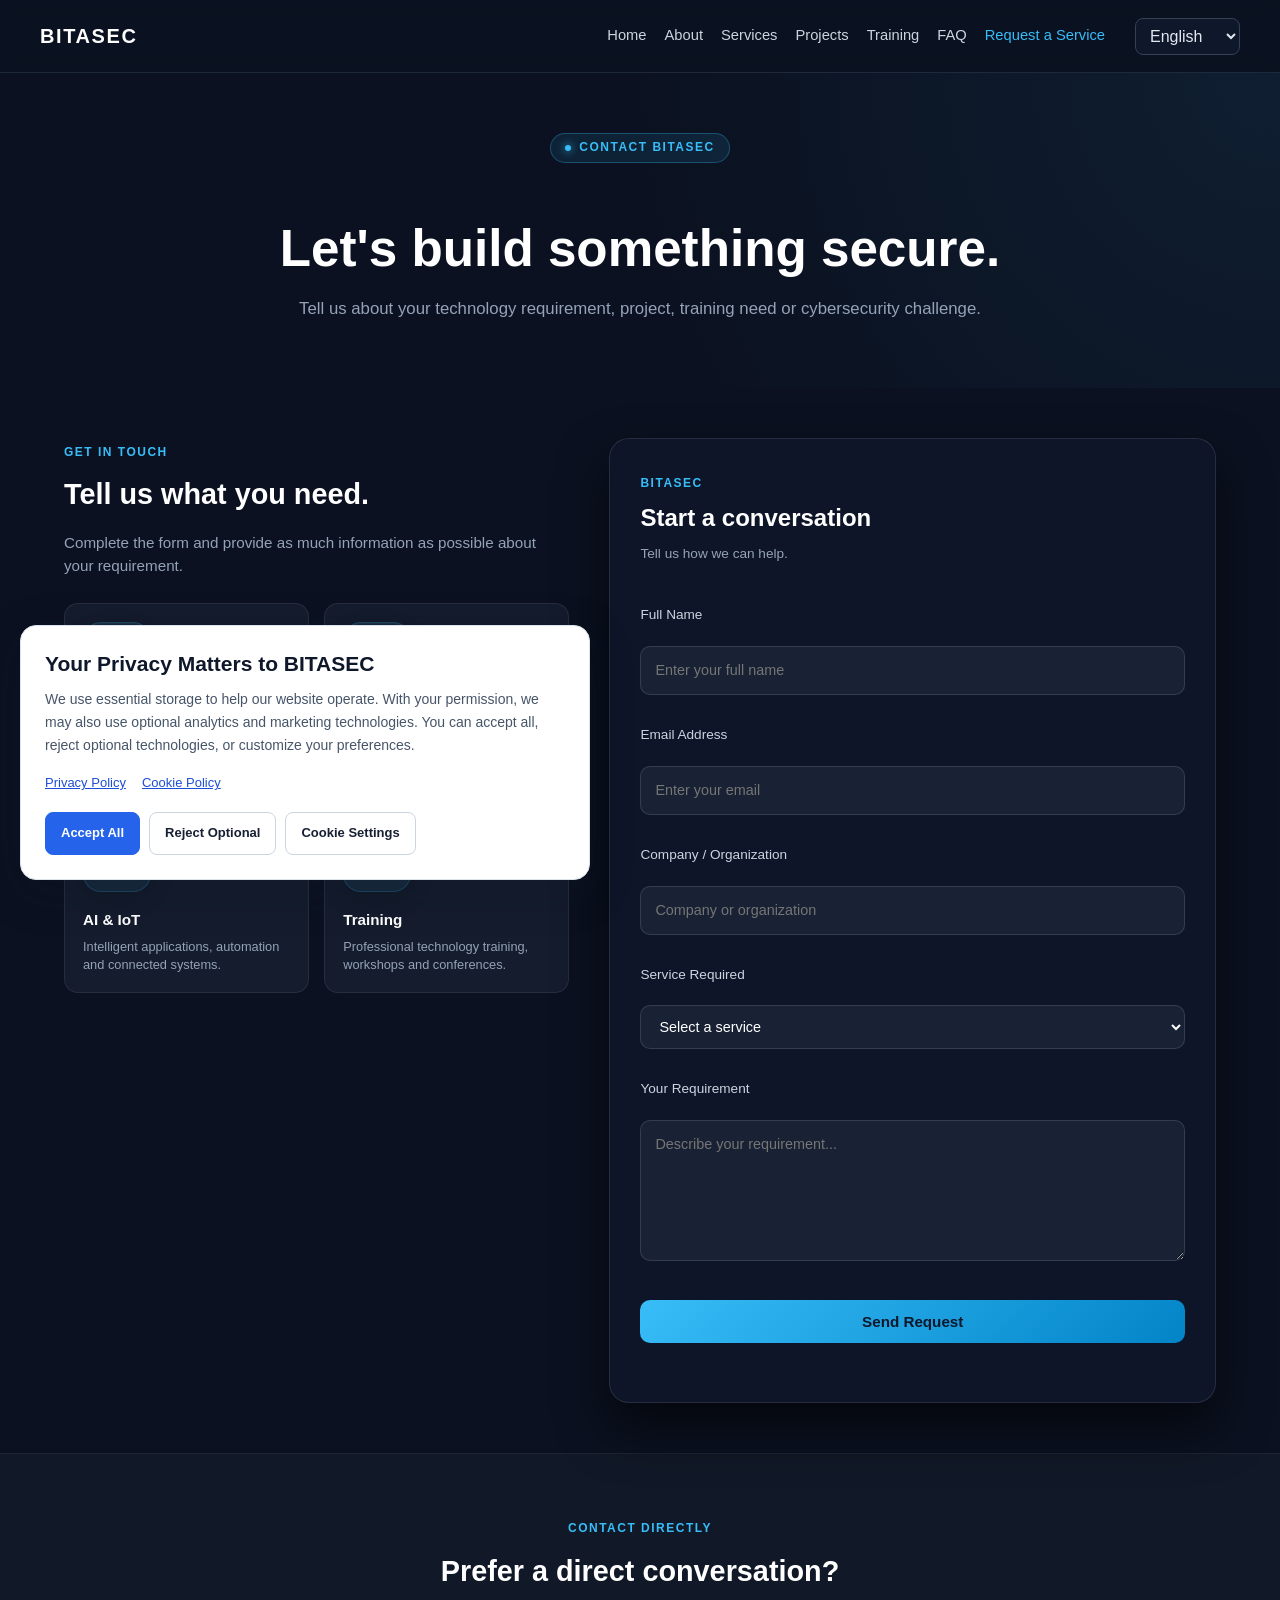
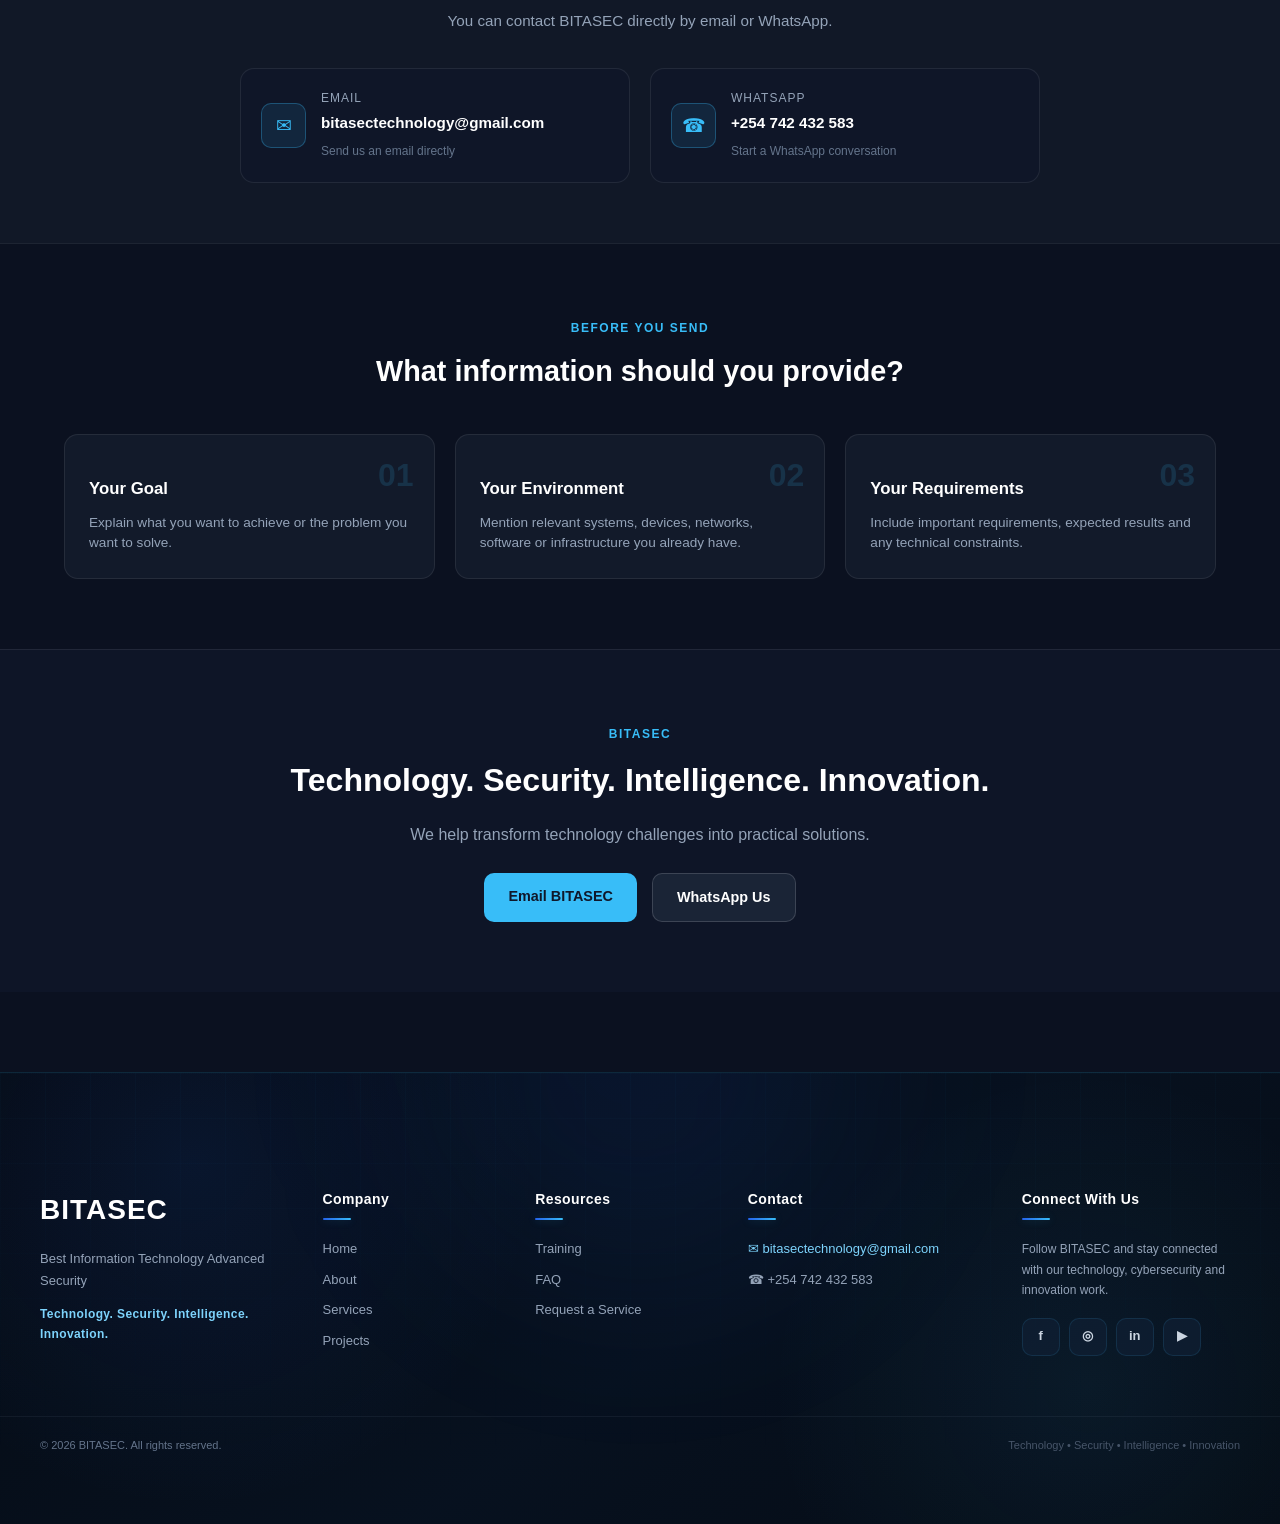
<file: frontend/contact.html>
<!DOCTYPE html>
<html lang="en">
<head>
    <meta charset="utf-8">
    <meta name="viewport" content="width=device-width, initial-scale=1.0">
    <meta name="description" content="Contact BITASEC for cybersecurity, networking, AI, IoT, electrical engineering and technology training.">
    <title>Contact | BITASEC</title>
    <link rel="stylesheet" href="assets/css/style.css">
    <link rel="stylesheet" href="assets/css/footer.css">
    <style>
        /* Contact Page Professional Custom Enhancements */
        .contact-hero {
            position: relative;
            padding: 60px 0 40px 0;
            overflow: hidden;
            background: radial-gradient(circle at top right, rgba(56, 189, 248, 0.08), transparent 50%);
        }
        .contact-hero-content {
            max-width: 800px;
            margin: 0 auto;
            text-align: center;
            position: relative;
            z-index: 2;
        }
        .contact-badge {
            display: inline-flex;
            align-items: center;
            gap: 8px;
            padding: 4px 14px;
            background: rgba(56, 189, 248, 0.1);
            border: 1px solid rgba(56, 189, 248, 0.3);
            border-radius: 20px;
            color: #38bdf8;
            font-size: 0.75rem;
            font-weight: 600;
            letter-spacing: 1.5px;
            margin-bottom: 15px;
        }
        .contact-badge-dot {
            width: 6px;
            height: 6px;
            background: #38bdf8;
            border-radius: 50%;
            box-shadow: 0 0 8px #38bdf8;
        }
        .contact-hero-content h1 {
            font-size: clamp(2.2rem, 4vw, 3.5rem);
            line-height: 1.15;
            margin-bottom: 15px;
            color: #ffffff;
        }
        .contact-hero-content h1 span {
            color: #38bdf8;
        }
        .contact-hero-content p {
            color: #94a3b8;
            font-size: 1.05rem;
            line-height: 1.6;
            margin-bottom: 25px;
        }
        
        /* Layout Grid */
        .contact-section {
            padding: 50px 0;
        }
        .contact-container {
            width: 90%;
            max-width: 1200px;
            margin: 0 auto;
        }
        .contact-grid-wrapper {
            display: grid;
            grid-template-columns: 1fr 1.2fr;
            gap: 40px;
            align-items: start;
        }
        @media (max-width: 968px) {
            .contact-grid-wrapper {
                grid-template-columns: 1fr;
            }
        }
        
        /* Service Cards Grid */
        .contact-service-grid {
            display: grid;
            grid-template-columns: repeat(2, 1fr);
            gap: 15px;
            margin-top: 25px;
        }
        .contact-service-card {
            background: rgba(30, 41, 59, 0.5);
            border: 1px solid rgba(255, 255, 255, 0.08);
            border-radius: 14px;
            padding: 18px;
            transition: all 0.2s ease;
        }
        .contact-service-card:hover {
            border-color: rgba(56, 189, 248, 0.4);
            transform: translateY(-3px);
            background: rgba(30, 41, 59, 0.8);
        }
        .service-icon {
            font-size: 1.4rem;
            margin-bottom: 10px;
        }
        .contact-service-card h3 {
            color: #ffffff;
            font-size: 0.95rem;
            margin-bottom: 6px;
        }
        .contact-service-card p {
            color: #94a3b8;
            font-size: 0.8rem;
            line-height: 1.4;
            margin: 0;
        }

        /* Form Wrapper */
        .contact-form-wrapper {
            background: rgba(15, 23, 42, 0.95);
            border: 1px solid rgba(255, 255, 255, 0.1);
            border-radius: 20px;
            padding: 30px;
            backdrop-filter: blur(12px);
            box-shadow: 0 25px 50px rgba(0, 0, 0, 0.6);
        }
        .form-header {
            margin-bottom: 25px;
        }
        .form-header span {
            color: #38bdf8;
            font-size: 0.75rem;
            font-weight: 600;
            letter-spacing: 1.5px;
        }
        .form-header h2 {
            color: #ffffff;
            font-size: 1.5rem;
            margin: 5px 0;
        }
        .form-header p {
            color: #94a3b8;
            font-size: 0.85rem;
            margin: 0;
        }

        /* Form Controls */
        #contactForm label {
            display: block;
            color: #cbd5e1;
            font-size: 0.85rem;
            font-weight: 500;
            margin-bottom: 6px;
            margin-top: 15px;
        }
        #contactForm input,
        #contactForm select,
        #contactForm textarea {
            width: 100%;
            background: rgba(30, 41, 59, 0.7);
            border: 1px solid rgba(255, 255, 255, 0.12);
            border-radius: 10px;
            padding: 12px 14px;
            color: #ffffff;
            font-size: 0.9rem;
            outline: none;
            transition: all 0.2s ease;
        }
        #contactForm input:focus,
        #contactForm select:focus,
        #contactForm textarea:focus {
            border-color: #38bdf8;
            background: rgba(30, 41, 59, 0.95);
            box-shadow: 0 0 0 3px rgba(56, 189, 248, 0.15);
        }
        #contactForm select option {
            background: #0f172a;
            color: #ffffff;
        }
        .contact-submit {
            display: block;
            width: 100%;
            margin-top: 25px;
            background: linear-gradient(135deg, #38bdf8, #0284c7);
            color: #0f172a;
            font-weight: 700;
            padding: 13px;
            border: none;
            border-radius: 10px;
            cursor: pointer;
            transition: all 0.2s ease;
            font-size: 0.95rem;
        }
        .contact-submit:hover {
            opacity: 0.9;
            transform: translateY(-2px);
            box-shadow: 0 6px 20px rgba(56, 189, 248, 0.3);
        }
        #formMessage {
            margin-top: 15px;
            font-size: 0.85rem;
            text-align: center;
        }
        .form-success {
            color: #38bdf8;
        }

        /* Direct Contact Section */
        .direct-contact-section {
            padding: 60px 0;
            background: rgba(30, 41, 59, 0.3);
            border-top: 1px solid rgba(255, 255, 255, 0.05);
            border-bottom: 1px solid rgba(255, 255, 255, 0.05);
        }
        .direct-contact-heading {
            text-align: center;
            margin-bottom: 35px;
        }
        .direct-contact-heading span {
            color: #38bdf8;
            font-size: 0.75rem;
            font-weight: 600;
            letter-spacing: 1.5px;
        }
        .direct-contact-heading h2 {
            color: #ffffff;
            font-size: 1.8rem;
            margin: 8px 0;
        }
        .direct-contact-heading p {
            color: #94a3b8;
            font-size: 0.95rem;
        }
        .direct-contact-grid {
            display: grid;
            grid-template-columns: repeat(2, 1fr);
            gap: 20px;
            max-width: 800px;
            margin: 0 auto;
        }
        @media (max-width: 768px) {
            .direct-contact-grid {
                grid-template-columns: 1fr;
            }
        }
        .direct-contact-card {
            display: flex;
            align-items: center;
            gap: 15px;
            background: rgba(15, 23, 42, 0.8);
            border: 1px solid rgba(255, 255, 255, 0.08);
            border-radius: 14px;
            padding: 20px;
            text-decoration: none;
            transition: all 0.2s ease;
        }
        .direct-contact-card:hover {
            border-color: rgba(56, 189, 248, 0.4);
            transform: translateY(-3px);
            background: rgba(15, 23, 42, 1);
        }
        .direct-icon {
            width: 45px;
            height: 45px;
            display: flex;
            align-items: center;
            justify-content: center;
            background: rgba(56, 189, 248, 0.1);
            border: 1px solid rgba(56, 189, 248, 0.3);
            border-radius: 10px;
            color: #38bdf8;
            font-size: 1.2rem;
            flex-shrink: 0;
        }
        .direct-contact-card span {
            display: block;
            color: #94a3b8;
            font-size: 0.75rem;
            text-transform: uppercase;
            letter-spacing: 1px;
        }
        .direct-contact-card strong {
            display: block;
            color: #ffffff;
            font-size: 0.95rem;
            margin: 2px 0;
        }
        .direct-contact-card small {
            color: #64748b;
            font-size: 0.75rem;
        }

        /* Information Section */
        .information-section {
            padding: 70px 0;
            text-align: center;
        }
        .information-section span {
            color: #38bdf8;
            font-size: 0.75rem;
            font-weight: 600;
            letter-spacing: 1.5px;
        }
        .information-section h2 {
            color: #ffffff;
            font-size: 1.8rem;
            margin: 8px 0 40px 0;
        }
        .information-grid {
            display: grid;
            grid-template-columns: repeat(3, 1fr);
            gap: 20px;
            text-align: left;
        }
        @media (max-width: 968px) {
            .information-grid {
                grid-template-columns: 1fr;
            }
        }
        .information-card {
            background: rgba(30, 41, 59, 0.4);
            border: 1px solid rgba(255, 255, 255, 0.08);
            border-radius: 14px;
            padding: 24px;
            position: relative;
        }
        .information-number {
            font-size: 2rem;
            font-weight: 800;
            color: rgba(56, 189, 248, 0.15);
            position: absolute;
            top: 15px;
            right: 20px;
        }
        .information-card h3 {
            color: #ffffff;
            font-size: 1.05rem;
            margin-bottom: 10px;
        }
        .information-card p {
            color: #94a3b8;
            font-size: 0.85rem;
            line-height: 1.5;
            margin: 0;
        }

        /* Final CTA */
        .contact-final-section {
            position: relative;
            padding: 70px 0;
            text-align: center;
            background: rgba(15, 23, 42, 0.8);
            border-top: 1px solid rgba(255, 255, 255, 0.08);
            overflow: hidden;
        }
        .contact-final-content {
            max-width: 700px;
            margin: 0 auto;
            position: relative;
            z-index: 2;
        }
        .contact-final-content span {
            color: #38bdf8;
            font-size: 0.75rem;
            font-weight: 600;
            letter-spacing: 1.5px;
        }
        .contact-final-content h2 {
            color: #ffffff;
            font-size: 2rem;
            margin: 10px 0 15px 0;
        }
        .contact-final-content p {
            color: #94a3b8;
            font-size: 1rem;
            margin-bottom: 25px;
        }
        .final-actions {
            display: flex;
            justify-content: center;
            gap: 15px;
        }
        .final-button {
            padding: 12px 24px;
            border-radius: 10px;
            font-weight: 600;
            font-size: 0.9rem;
            text-decoration: none;
            transition: all 0.2s ease;
        }
        .final-button.primary {
            background: #38bdf8;
            color: #0f172a;
        }
        .final-button.primary:hover {
            background: #0ea5e9;
            transform: translateY(-2px);
        }
        .final-button.secondary {
            background: rgba(30, 41, 59, 0.8);
            border: 1px solid rgba(255, 255, 255, 0.15);
            color: #ffffff;
        }
        .final-button.secondary:hover {
            background: rgba(30, 41, 59, 1);
            border-color: #38bdf8;
            transform: translateY(-2px);
        }
    </style>
<link rel="stylesheet" href="assets/css/cookie-consent.css">
</head>

<body>

<!-- =========================================================
     HEADER
     ========================================================= -->
<header class="site-header">
    <nav class="navbar">
        <a href="index.html" class="logo">BITASEC</a>
        <button class="mobile-menu-toggle" type="button" aria-label="Open menu" aria-expanded="false">☰</button>
        <div class="nav-links">
            <a href="index.html" data-i18n="nav_home">Home</a>
            <a href="about.html" data-i18n="nav_about">About</a>
            
            <a href="services.html" data-i18n="nav_services">Services</a>
            <a href="projects.html" data-i18n="nav_projects">Projects</a>
            <a href="training.html" data-i18n="nav_training">Training</a>
            <a href="faq.html" data-i18n="nav_faq">FAQ</a>
            <a href="contact.html" class="active" data-i18n="nav_contact">Request a Service</a>
        </div>
        <select id="languageSelector" aria-label="Language">
            <option value="en">English</option>
            <option value="fr">Français</option>
            <option value="sw">Kiswahili</option>
        </select>
    </nav>
</header>

<!-- =========================================================
     HERO
     ========================================================= -->
<section class="contact-hero">
    <div class="contact-hero-content">
        <div class="contact-badge">
            <span class="contact-badge-dot"></span>
            <span data-i18n="contact_text_035">CONTACT BITASEC</span>
        </div>
        <h1 data-i18n="contact_text_036">
            Let's build something <span>secure.</span>
        </h1>
        <p data-i18n="contact_text_037">
            Tell us about your technology requirement, project, training need or cybersecurity challenge.
        </p>
    </div>
</section>

<main>
<!-- =========================================================
     CONTACT SECTION
     ========================================================= -->
<section class="contact-section">
    <div class="contact-container">
        <div class="contact-grid-wrapper">
            
            <!-- Left Intro & Highlights -->
            <div class="contact-intro">
                <span class="section-eyebrow" data-i18n="contact_text_038" style="color: #38bdf8; font-size: 0.75rem; font-weight: 600; letter-spacing: 1.5px;">GET IN TOUCH</span>
                <h2 data-i18n="contact_text_039" style="color: #ffffff; font-size: 1.8rem; margin: 8px 0 12px 0;">Tell us what you need.</h2>
                <p data-i18n="contact_text_040" style="color: #94a3b8; font-size: 0.95rem; line-height: 1.5;">
                    Complete the form and provide as much information as possible about your requirement.
                </p>

                <div class="contact-service-grid">
                    <article class="contact-service-card">
                        <div class="service-icon">🛡️</div>
                        <h3 data-i18n="contact_text_041">Cybersecurity</h3>
                        <p data-i18n="contact_text_042">Security assessment, monitoring, protection and consulting.</p>
                    </article>
                    <article class="contact-service-card">
                        <div class="service-icon">🌐</div>
                        <h3 data-i18n="contact_text_043">Networking</h3>
                        <p data-i18n="contact_text_044">Network design, installation, configuration and support.</p>
                    </article>
                    <article class="contact-service-card">
                        <div class="service-icon">🤖</div>
                        <h3 data-i18n="contact_text_045">AI & IoT</h3>
                        <p data-i18n="contact_text_046">Intelligent applications, automation and connected systems.</p>
                    </article>
                    <article class="contact-service-card">
                        <div class="service-icon">🎓</div>
                        <h3 data-i18n="contact_text_training_title">Training</h3>
                        <p data-i18n="contact_text_047">Professional technology training, workshops and conferences.</p>
                    </article>
                </div>
            </div>

            <!-- Right Form -->
            <div class="contact-form-wrapper">
                <div class="form-header">
                    <span>BITASEC</span>
                    <h2 data-i18n="contact_form_heading">Start a conversation</h2>
                    <p data-i18n="contact_form_sub">Tell us how we can help.</p>
                </div>

                <form id="contactForm">
                    <label for="name" data-i18n="contact_text_048">Full Name</label>
                    <input id="name" name="name" type="text" placeholder="Enter your full name" required>

                    <label for="email" data-i18n="contact_text_049">Email Address</label>
                    <input id="email" name="email" type="email" placeholder="Enter your email" required>

                    <label for="company" data-i18n="contact_text_050">Company / Organization</label>
                    <input id="company" name="company" type="text" placeholder="Company or organization">

                    <label for="service" data-i18n="contact_text_051">Service Required</label>
                    <select id="service" name="service" required>
                        <option value="" data-i18n="contact_text_071">Select a service</option>
                        <option value="Cybersecurity" data-i18n="contact_text_072">Cybersecurity</option>
                        <option value="Networking" data-i18n="contact_text_073">Networking</option>
                        <option value="IoT / Smart Home" data-i18n="contact_text_074">IoT / Smart Home</option>
                        <option value="Artificial Intelligence" data-i18n="contact_text_075">Artificial Intelligence</option>
                        <option value="Electrical Engineering" data-i18n="contact_text_076">Electrical Engineering</option>
                        <option value="Training" data-i18n="contact_text_077">Training</option>
                        <option value="Consulting" data-i18n="contact_text_078">Consulting</option>
                        <option value="Other" data-i18n="contact_text_079">Other</option>
                    </select>

                    <label for="message" data-i18n="contact_text_052">Your Requirement</label>
                    <textarea id="message" name="message" rows="5" placeholder="Describe your requirement..." required></textarea>

                    <button type="submit" class="contact-submit" data-i18n="contact_text_053">Send Request</button>
                    <div id="formMessage"></div>
                </form>
            </div>

        </div>
    </div>
</section>

<!-- =========================================================
     DIRECT CONTACT
     ========================================================= -->
<section class="direct-contact-section">
    <div class="contact-container">
        <div class="direct-contact-heading">
            <span data-i18n="direct_contact_eyebrow">CONTACT DIRECTLY</span>
            <h2 data-i18n="direct_contact_title">Prefer a direct conversation?</h2>
            <p data-i18n="direct_contact_desc">You can contact BITASEC directly by email or WhatsApp.</p>
        </div>

        <div class="direct-contact-grid">
            <a href="mailto:bitasectechnology@gmail.com" class="direct-contact-card">
                <div class="direct-icon">✉</div>
                <div>
                    <span data-i18n="email_label">Email</span>
                    <strong>bitasectechnology@gmail.com</strong>
                    <small data-i18n="email_small">Send us an email directly</small>
                </div>
            </a>

            <a href="https://wa.me/254742432583" target="_blank" rel="noopener noreferrer" class="direct-contact-card whatsapp-card">
                <div class="direct-icon">☎</div>
                <div>
                    <span data-i18n="whatsapp_label">WhatsApp</span>
                    <strong>+254 742 432 583</strong>
                    <small data-i18n="whatsapp_small">Start a WhatsApp conversation</small>
                </div>
            </a>
        </div>
    </div>
</section>

<!-- =========================================================
     INFORMATION
     ========================================================= -->
<section class="information-section">
    <div class="contact-container">
        <span data-i18n="before_send_eyebrow">BEFORE YOU SEND</span>
        <h2 data-i18n="before_send_title">What information should you provide?</h2>

        <div class="information-grid">
            <article class="information-card">
                <div class="information-number">01</div>
                <h3 data-i18n="contact_text_056">Your Goal</h3>
                <p data-i18n="contact_text_057">Explain what you want to achieve or the problem you want to solve.</p>
            </article>

            <article class="information-card">
                <div class="information-number">02</div>
                <h3 data-i18n="contact_text_058">Your Environment</h3>
                <p data-i18n="contact_text_059">Mention relevant systems, devices, networks, software or infrastructure you already have.</p>
            </article>

            <article class="information-card">
                <div class="information-number">03</div>
                <h3 data-i18n="contact_text_060">Your Requirements</h3>
                <p data-i18n="contact_text_061">Include important requirements, expected results and any technical constraints.</p>
            </article>
        </div>
    </div>
</section>

<!-- =========================================================
     FINAL CTA
     ========================================================= -->
<section class="contact-final-section">
    <div class="contact-final-content">
        <span>BITASEC</span>
        <h2>Technology. Security. Intelligence. Innovation.</h2>
        <p data-i18n="final_cta_desc">We help transform technology challenges into practical solutions.</p>
        <div class="final-actions">
            <a href="mailto:bitasectechnology@gmail.com" class="final-button primary" data-i18n="email_bitasec_btn">Email BITASEC</a>
            <a href="https://wa.me/254742432583" target="_blank" rel="noopener noreferrer" class="final-button secondary" data-i18n="whatsapp_us_btn">WhatsApp Us</a>
        </div>
    </div>
</section>

</main>

<!-- =========================================================
     JAVASCRIPT & TRANSLATIONS
     ========================================================= -->
<script>
    const translations = {
        en: {
            nav_home: "Home",
            nav_about: "About",
            nav_team: "Meet the Team",
            nav_services: "Services",
            nav_projects: "Projects",
            nav_training: "Training",
            nav_faq: "FAQ",
            nav_contact: "Request a Service",
            contact_text_035: "CONTACT BITASEC",
            contact_text_036: "Let's build something secure.",
            contact_text_037: "Tell us about your technology requirement, project, training need or cybersecurity challenge.",
            contact_text_038: "GET IN TOUCH",
            contact_text_039: "Tell us what you need.",
            contact_text_040: "Complete the form and provide as much information as possible about your requirement.",
            contact_text_041: "Cybersecurity",
            contact_text_042: "Security assessment, monitoring, protection and consulting.",
            contact_text_043: "Networking",
            contact_text_044: "Network design, installation, configuration and support.",
            contact_text_045: "AI & IoT",
            contact_text_046: "Intelligent applications, automation and connected systems.",
            contact_text_training_title: "Training",
            contact_text_047: "Professional technology training, workshops and conferences.",
            contact_form_heading: "Start a conversation",
            contact_form_sub: "Tell us how we can help.",
            contact_text_048: "Full Name",
            contact_text_049: "Email Address",
            contact_text_050: "Company / Organization",
            contact_text_051: "Service Required",
            contact_text_052: "Your Requirement",
            contact_text_053: "Send Request",
            contact_text_071: "Select a service",
            contact_text_072: "Cybersecurity",
            contact_text_073: "Networking",
            contact_text_074: "IoT / Smart Home",
            contact_text_075: "Artificial Intelligence",
            contact_text_076: "Electrical Engineering",
            contact_text_077: "Training",
            contact_text_078: "Consulting",
            contact_text_079: "Other",
            direct_contact_eyebrow: "CONTACT DIRECTLY",
            direct_contact_title: "Prefer a direct conversation?",
            direct_contact_desc: "You can contact BITASEC directly by email or WhatsApp.",
            email_label: "Email",
            email_small: "Send us an email directly",
            whatsapp_label: "WhatsApp",
            whatsapp_small: "Start a WhatsApp conversation",
            before_send_eyebrow: "BEFORE YOU SEND",
            before_send_title: "What information should you provide?",
            contact_text_056: "Your Goal",
            contact_text_057: "Explain what you want to achieve or the problem you want to solve.",
            contact_text_058: "Your Environment",
            contact_text_059: "Mention relevant systems, devices, networks, software or infrastructure you already have.",
            contact_text_060: "Your Requirements",
            contact_text_061: "Include important requirements, expected results and any technical constraints.",
            final_cta_desc: "We help transform technology challenges into practical solutions.",
            email_bitasec_btn: "Email BITASEC",
            whatsapp_us_btn: "WhatsApp Us"
        },
        fr: {
            nav_home: "Accueil",
            nav_about: "À propos",
            nav_team: "Notre Équipe",
            nav_services: "Services",
            nav_projects: "Projets",
            nav_training: "Formation",
            nav_faq: "FAQ",
            nav_contact: "Demander un Service",
            contact_text_035: "CONTACTEZ BITASEC",
            contact_text_036: "Construisons quelque chose de sécurisé.",
            contact_text_037: "Parlez-nous de vos besoins technologiques, projets, formations ou défis de cybersécurité.",
            contact_text_038: "ENTRER EN CONTACT",
            contact_text_039: "Dites-nous ce dont vous avez besoin.",
            contact_text_040: "Remplissez le formulaire en fournissant autant de détails que possible sur vos exigences.",
            contact_text_041: "Cybersécurité",
            contact_text_042: "Évaluation de la sécurité, surveillance, protection et conseil.",
            contact_text_043: "Réseaux",
            contact_text_044: "Conception, installation, configuration et support réseau.",
            contact_text_045: "IA & IoT",
            contact_text_046: "Applications intelligentes, automatisation et systèmes connectés.",
            contact_text_training_title: "Formation",
            contact_text_047: "Formations technologiques professionnelles, ateliers et conférences.",
            contact_form_heading: "Démarrer une conversation",
            contact_form_sub: "Dites-nous comment nous pouvons vous aider.",
            contact_text_048: "Nom Complet",
            contact_text_049: "Adresse Email",
            contact_text_050: "Entreprise / Organisation",
            contact_text_051: "Service Demandé",
            contact_text_052: "Votre Besoin",
            contact_text_053: "Envoyer la Demande",
            contact_text_071: "Sélectionnez un service",
            contact_text_072: "Cybersécurité",
            contact_text_073: "Réseaux",
            contact_text_074: "IoT / Domotique",
            contact_text_075: "Intelligence Artificielle",
            contact_text_076: "Génie Électrique",
            contact_text_077: "Formation",
            contact_text_078: "Conseil",
            contact_text_079: "Autre",
            direct_contact_eyebrow: "CONTACT DIRECT",
            direct_contact_title: "Vous préférez une conversation directe ?",
            direct_contact_desc: "Vous pouvez contacter directement BITASEC par email ou WhatsApp.",
            email_label: "Email",
            email_small: "Envoyez-nous un email directement",
            whatsapp_label: "WhatsApp",
            whatsapp_small: "Démarrer une conversation WhatsApp",
            before_send_eyebrow: "AVANT D'ENVOYER",
            before_send_title: "Quelles informations devez-vous fournir ?",
            contact_text_056: "Votre Objectif",
            contact_text_057: "Expliquez ce que vous souhaitez accomplir ou le problème à résoudre.",
            contact_text_058: "Votre Environnement",
            contact_text_059: "Mentionnez les systèmes, appareils, réseaux ou logiciels pertinents.",
            contact_text_060: "Vos Exigences",
            contact_text_061: "Incluez les exigences importantes, les résultats attendus et les contraintes techniques.",
            final_cta_desc: "Nous aidons à transformer les défis technologiques en solutions pratiques.",
            email_bitasec_btn: "Envoyer un Email à BITASEC",
            whatsapp_us_btn: "Écrivez-nous sur WhatsApp"
        },
        sw: {
            nav_home: "Nyumbani",
            nav_about: "Kuhusu Sisi",
            nav_team: "Timu Yetu",
            nav_services: "Huduma",
            nav_projects: "Miradi",
            nav_training: "Mafunzo",
            nav_faq: "Maswali",
            nav_contact: "Omba Huduma",
            contact_text_035: "WASILIANA NA BITASEC",
            contact_text_036: "Tujenge kitu kilicho salama.",
            contact_text_037: "Tuambie kuhusu mahitaji yako ya kiteknolojia, mradi, mafunzo au changamoto ya usalama wa mtandao.",
            contact_text_038: "WASILIANA NASI",
            contact_text_039: "Tuambie unachohitaji.",
            contact_text_040: "Jaza fomu na utoe maelezo ya kutosha iwezekanavyo kuhusu mahitaji yako.",
            contact_text_041: "Usalama wa Mtandao",
            contact_text_042: "Tathmini ya usalama, ufuatiliaji, ulinzi na ushauri.",
            contact_text_043: "Mitandao",
            contact_text_044: "Ubunifu wa mtandao, ufungaji, usanidi na usaidizi.",
            contact_text_045: "AI na IoT",
            contact_text_046: "Programu zenye akili, otomatiki na mifumo iliyounganishwa.",
            contact_text_training_title: "Mafunzo",
            contact_text_047: "Mafunzo ya kitaalamu ya kiteknolojia, warsha na mikutano.",
            contact_form_heading: "Anzisha mazungumzo",
            contact_form_sub: "Tuambie jinsi tunavyoweza kusaidia.",
            contact_text_048: "Jina Kamili",
            contact_text_049: "Barua Pepe",
            contact_text_050: "Kampuni / Shirika",
            contact_text_051: "Huduma Inayohitajika",
            contact_text_052: "Hitaji Lako",
            contact_text_053: "Tuma Ombi",
            contact_text_071: "Chagua huduma",
            contact_text_072: "Usalama wa Mtandao",
            contact_text_073: "Mitandao",
            contact_text_074: "IoT / Nyumba Mahiri",
            contact_text_075: "Akili Bandia",
            contact_text_076: "Uhandisi wa Umeme",
            contact_text_077: "Mafunzo",
            contact_text_078: "Ushauri",
            contact_text_079: "Nyingine",
            direct_contact_eyebrow: "WASILIANA MOJA KWA MOJA",
            direct_contact_title: "Unapendelea mazungumzo ya moja kwa moja?",
            direct_contact_desc: "Unaweza kuwasiliana na BITASEC moja kwa moja kupitia barua pepe au WhatsApp.",
            email_label: "Barua Pepe",
            email_small: "Tutumie barua pepe moja kwa moja",
            whatsapp_label: "WhatsApp",
            whatsapp_small: "Anzisha mazungumzo ya WhatsApp",
            before_send_eyebrow: "KABLA HUJATUMA",
            before_send_title: "Unapaswa kutoa taarifa gani?",
            contact_text_056: "Lengo Lako",
            contact_text_057: "Eleza unachotaka kufikia au tatizo unalotaka kutatua.",
            contact_text_058: "Mazingira Yako",
            contact_text_059: "Taja mifumo, vifaa, mitandao, programu au miundombinu uliyonayo.",
            contact_text_060: "Mahitaji Yako",
            contact_text_061: "Jumuisha mahitaji muhimu, matokeo yanayotarajiwa na vikwazo vyovyote vya kiufundi.",
            final_cta_desc: "Tunasaidia kugeuza changamoto za kiteknolojia kuwa suluhisho za vitendo.",
            email_bitasec_btn: "Tuma Barua Pepe BITASEC",
            whatsapp_us_btn: "Wasiliana nasi WhatsApp"
        }
    };

    document.addEventListener("DOMContentLoaded", function () {
        /* Mobile menu toggle */
        const menuButton = document.querySelector(".mobile-menu-toggle");
        const navLinks = document.querySelector(".nav-links");

        if (menuButton && navLinks) {
            menuButton.addEventListener("click", function () {
                const isOpen = navLinks.classList.toggle("open");
                menuButton.setAttribute("aria-expanded", isOpen ? "true" : "false");
                menuButton.textContent = isOpen ? "✕" : "☰";
            });
            navLinks.querySelectorAll("a").forEach(link => {
                link.addEventListener("click", () => {
                    navLinks.classList.remove("open");
                    menuButton.setAttribute("aria-expanded", "false");
                    menuButton.textContent = "☰";
                });
            });
        }

        /* Language Switcher Logic */
        const selector = document.getElementById("languageSelector");
        const applyTranslations = (lang) => {
            const dictionary = translations[lang] || translations['en'];
            document.querySelectorAll("[data-i18n]").forEach(element => {
                const key = element.getAttribute("data-i18n");
                if (dictionary[key]) {
                    element.textContent = dictionary[key];
                }
            });
            localStorage.setItem("bitasec_current_lang", lang);
        };

        const initialLang = localStorage.getItem("bitasec_current_lang") || "en";
        if (selector) {
            selector.value = initialLang;
            applyTranslations(initialLang);
            selector.addEventListener("change", (e) => {
                applyTranslations(e.target.value);
            });
        }

        /* Contact Form Submission Handler */
        const form = document.getElementById("contactForm");
        const formMessage = document.getElementById("formMessage");

        if (form) {
            form.addEventListener("submit", function (event) {
                event.preventDefault();
                const name = document.getElementById("name").value.trim();
                const email = document.getElementById("email").value.trim();
                const company = document.getElementById("company").value.trim();
                const service = document.getElementById("service").value;
                const message = document.getElementById("message").value.trim();

                const subject = encodeURIComponent("BITASEC Service Request - " + service);
                const body = encodeURIComponent(
`Hello BITASEC,

I would like to request information about your services.

Name: ${name}
Email: ${email}
Company / Organization: ${company || "Not provided"}
Service Required: ${service}

Requirement:
${message}

Thank you.
${name}`
                );

                if (formMessage) {
                    formMessage.textContent = "Opening your email application...";
                    formMessage.className = "form-success";
                }

                window.location.href = "mailto:bitasectechnology@gmail.com?subject=" + subject + "&body=" + body;
            });
        }
    });
</script>
<script src="assets/js/main.js"></script>

<!-- =========================================================
     FOOTER
     ========================================================= -->
<footer class="bitasec-footer">
    <div class="footer-glow"></div>
    <div class="footer-container">
        <div class="footer-brand">
            <a href="index.html" class="footer-logo">BITASEC</a>
            <p>Best Information Technology Advanced Security</p>
            <p class="footer-tagline">Technology. Security. Intelligence. Innovation.</p>
        </div>
        <div class="footer-column">
            <h3>Company</h3>
            <a href="index.html" data-i18n="nav_home">Home</a>
            <a href="about.html" data-i18n="nav_about">About</a>
            
            <a href="services.html" data-i18n="nav_services">Services</a>
            <a href="projects.html" data-i18n="nav_projects">Projects</a>
        </div>
        <div class="footer-column">
            <h3>Resources</h3>
            <a href="training.html" data-i18n="nav_training">Training</a>
            <a href="faq.html" data-i18n="nav_faq">FAQ</a>
            <a href="contact.html" data-i18n="nav_contact">Request a Service</a>
        </div>
        <div class="footer-column footer-contact">
            <h3>Contact</h3>
            <a href="mailto:bitasectechnology@gmail.com">✉ bitasectechnology@gmail.com</a>
            <a href="https://wa.me/254742432583" target="_blank" rel="noopener noreferrer">☎ +254 742 432 583</a>
        </div>
        <div class="footer-column footer-social">
            <h3>Connect With Us</h3>
            <p>Follow BITASEC and stay connected with our technology, cybersecurity and innovation work.</p>
            <div class="social-links">
                <a href="#" aria-label="Facebook" title="Facebook">f</a>
                <a href="#" aria-label="Instagram" title="Instagram">◎</a>
                <a href="#" aria-label="LinkedIn" title="LinkedIn">in</a>
                <a href="#" aria-label="YouTube" title="YouTube">▶</a>
            </div>
        </div>
    </div>
    <div class="footer-bottom">
        <div class="footer-container footer-bottom-inner">
            <p>© 2026 BITASEC. All rights reserved.</p>
            <p>Technology • Security • Intelligence • Innovation</p>
        </div>
    </div>
</footer>

<script src="assets/js/cookie-consent.js" defer></script>
</body>
</html>
</file>
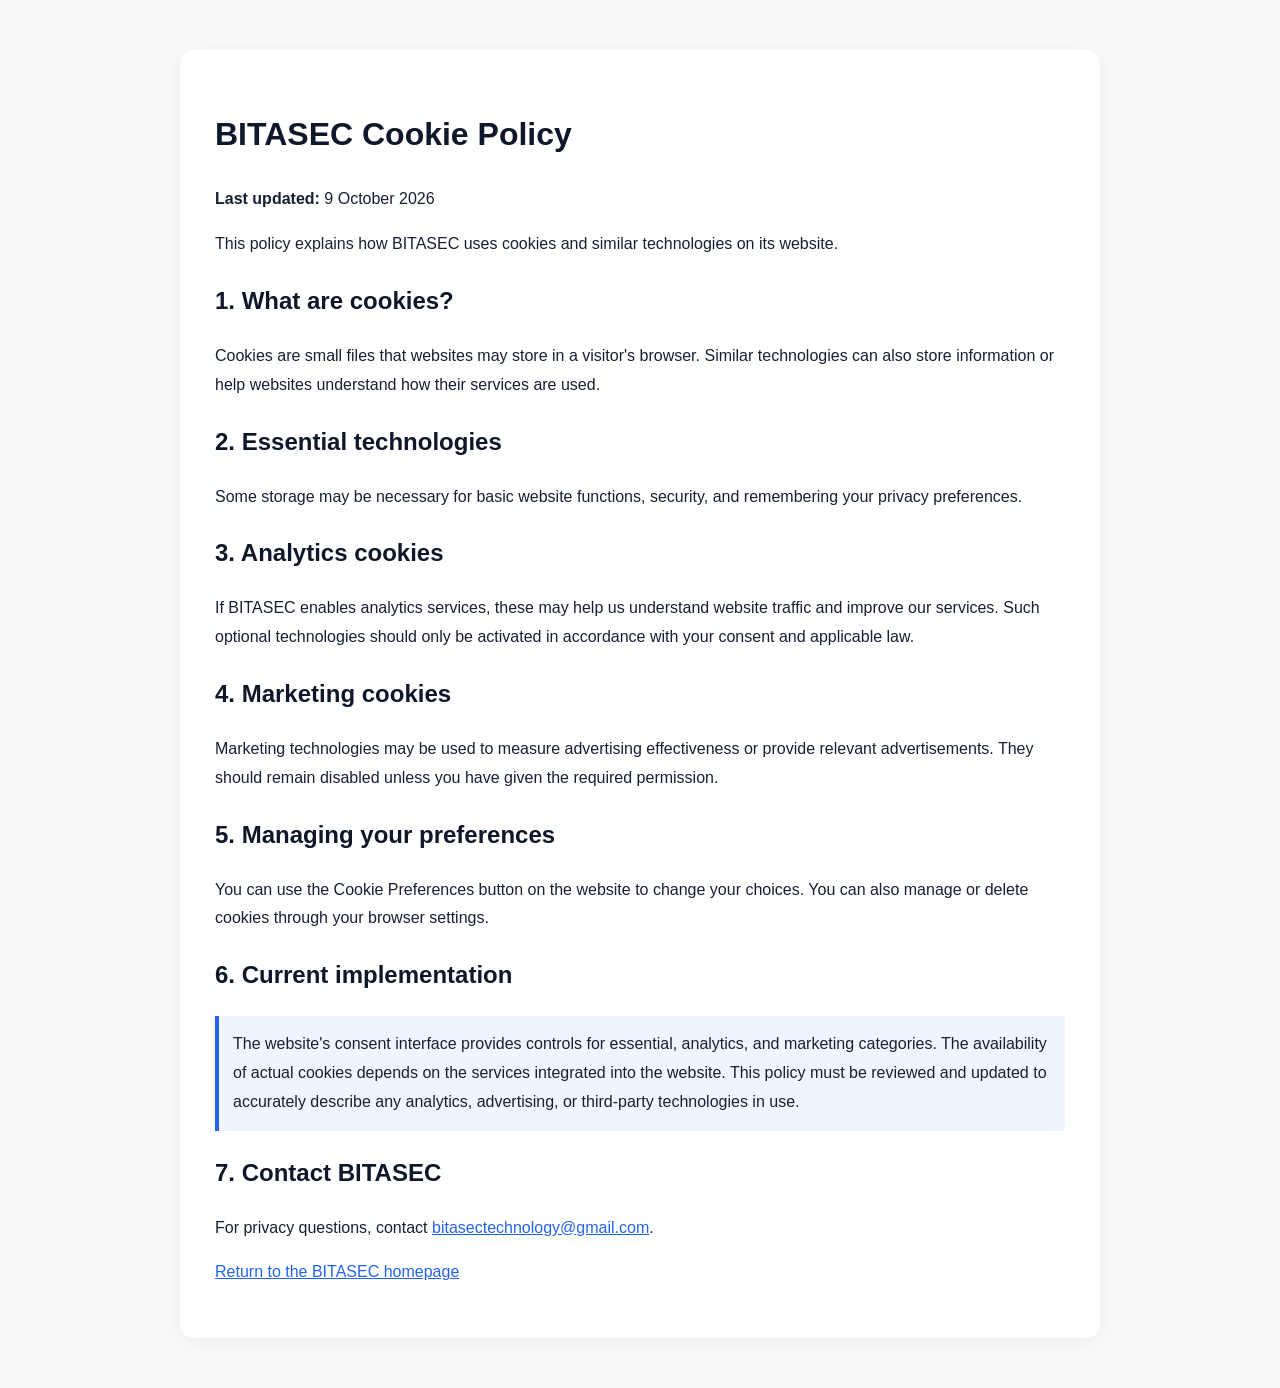
<file: frontend/cookie-policy.html>
<!DOCTYPE html>
<html lang="en">
<head>
    <meta charset="UTF-8">
    <meta name="viewport" content="width=device-width, initial-scale=1.0">
    <meta name="description" content="BITASEC Cookie Policy explaining essential storage and optional cookies.">
    <title>Cookie Policy | BITASEC</title>
    <link rel="stylesheet" href="assets/css/cookie-consent.css">
    <style>
        body {
            margin: 0;
            font-family: Arial, sans-serif;
            background: #f8fafc;
            color: #172033;
            line-height: 1.8;
        }
        main {
            max-width: 850px;
            margin: 50px auto;
            padding: 35px;
            background: white;
            border-radius: 14px;
            box-shadow: 0 5px 25px rgba(0,0,0,.06);
        }
        h1, h2 { color: #0f172a; }
        a { color: #2563eb; }
        .notice {
            padding: 14px;
            background: #eff6ff;
            border-left: 4px solid #2563eb;
        }
        @media(max-width:600px) {
            main { margin: 15px; padding: 22px; }
        }
    </style>
</head>
<body>
<main>
    <h1>BITASEC Cookie Policy</h1>
    <p><strong>Last updated:</strong> 9 October 2026</p>

    <p>
        This policy explains how BITASEC uses cookies and similar
        technologies on its website.
    </p>

    <h2>1. What are cookies?</h2>
    <p>
        Cookies are small files that websites may store in a visitor's
        browser. Similar technologies can also store information or
        help websites understand how their services are used.
    </p>

    <h2>2. Essential technologies</h2>
    <p>
        Some storage may be necessary for basic website functions,
        security, and remembering your privacy preferences.
    </p>

    <h2>3. Analytics cookies</h2>
    <p>
        If BITASEC enables analytics services, these may help us
        understand website traffic and improve our services. Such
        optional technologies should only be activated in accordance
        with your consent and applicable law.
    </p>

    <h2>4. Marketing cookies</h2>
    <p>
        Marketing technologies may be used to measure advertising
        effectiveness or provide relevant advertisements. They should
        remain disabled unless you have given the required permission.
    </p>

    <h2>5. Managing your preferences</h2>
    <p>
        You can use the Cookie Preferences button on the website to
        change your choices. You can also manage or delete cookies
        through your browser settings.
    </p>

    <h2>6. Current implementation</h2>
    <p class="notice">
        The website's consent interface provides controls for essential,
        analytics, and marketing categories. The availability of actual
        cookies depends on the services integrated into the website.
        This policy must be reviewed and updated to accurately describe
        any analytics, advertising, or third-party technologies in use.
    </p>

    <h2>7. Contact BITASEC</h2>
    <p>
        For privacy questions, contact
        <a href="mailto:bitasectechnology@gmail.com">bitasectechnology@gmail.com</a>.
    </p>

    <p><a href="index.html">Return to the BITASEC homepage</a></p>
</main>
</body>
</html>
</file>
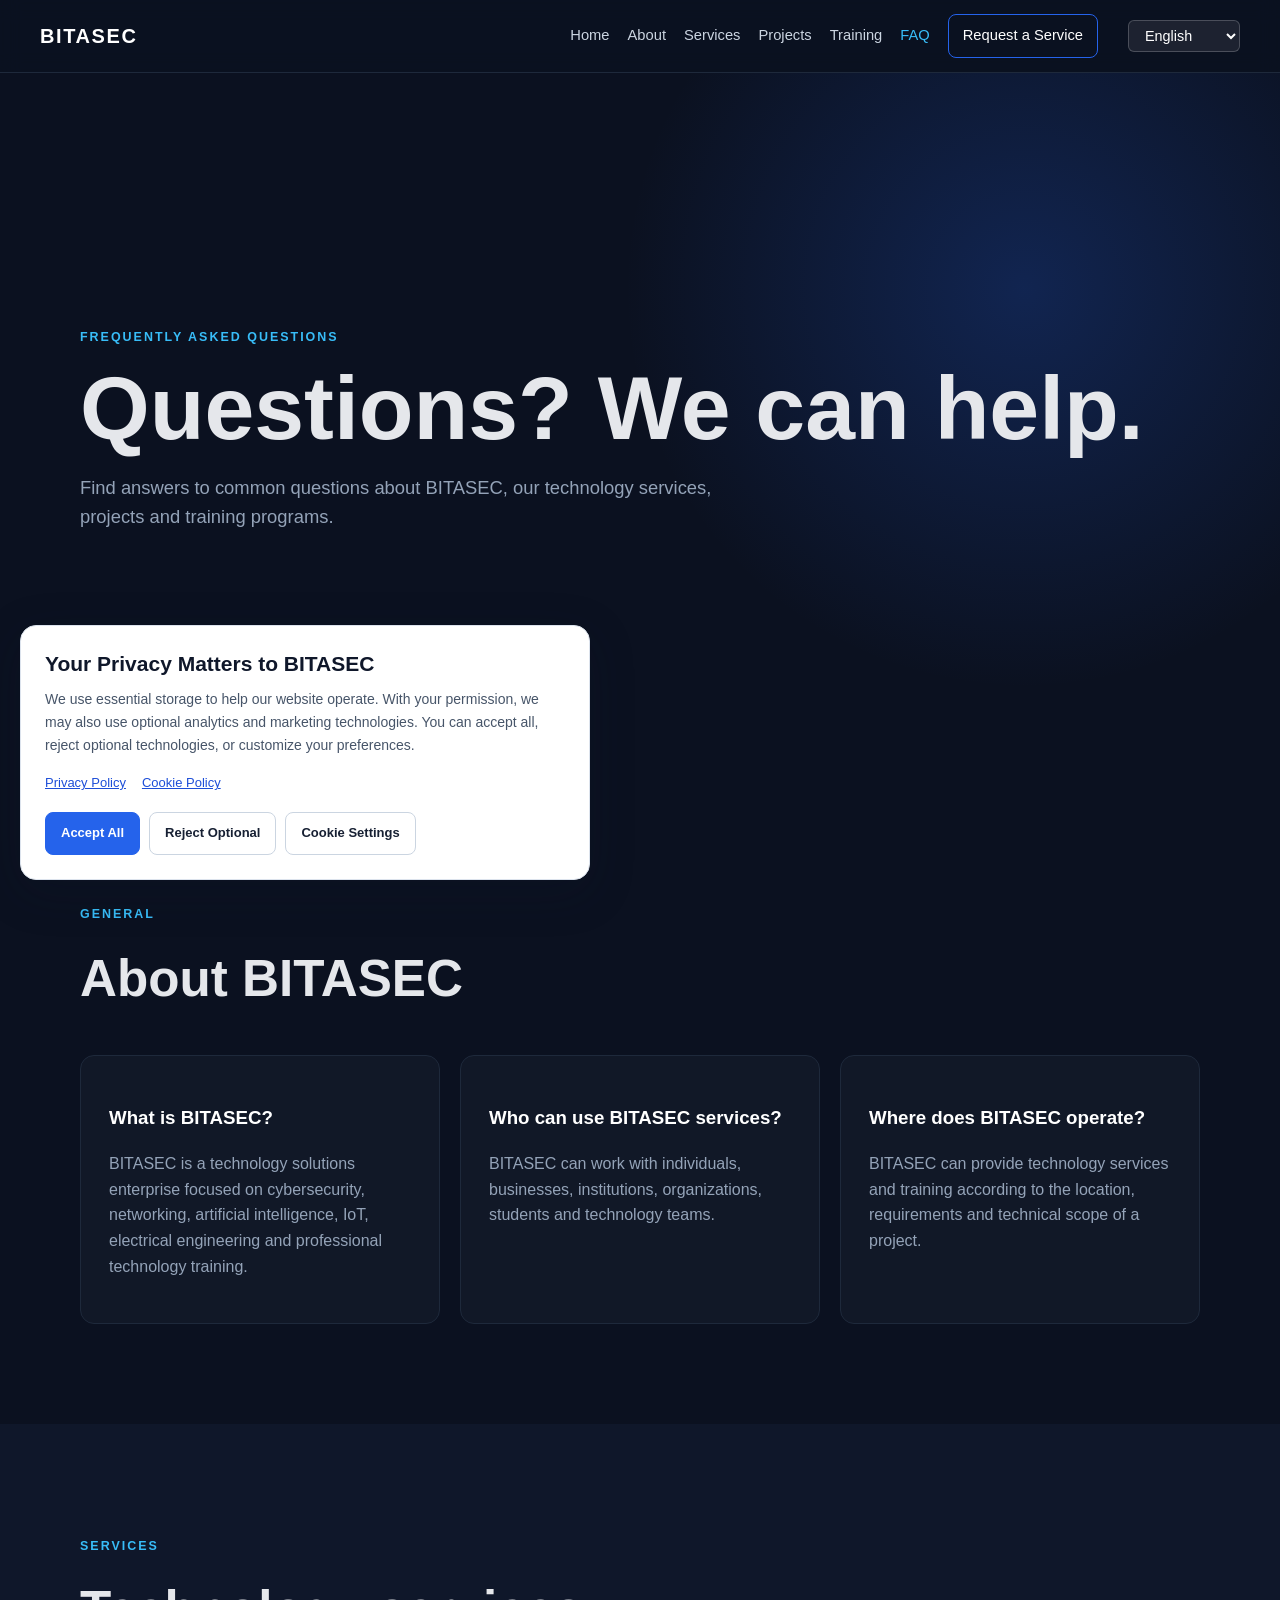
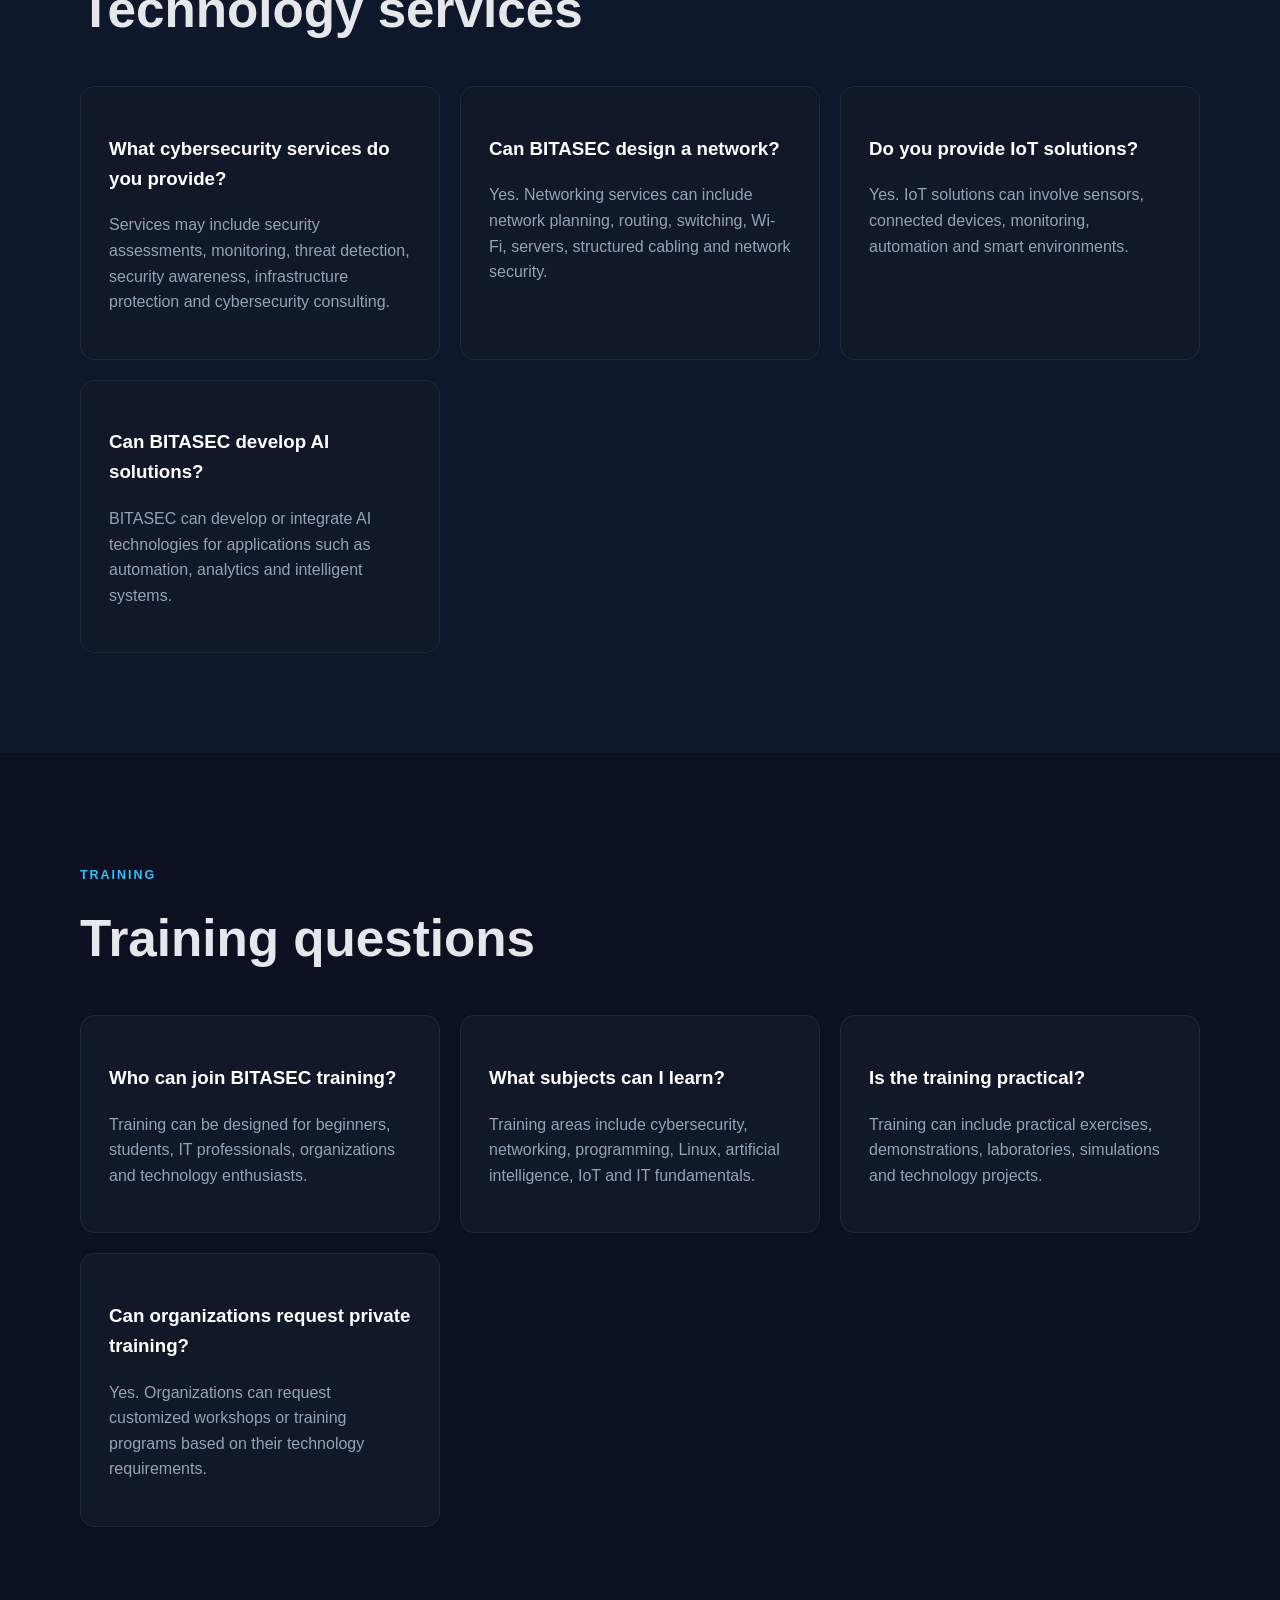
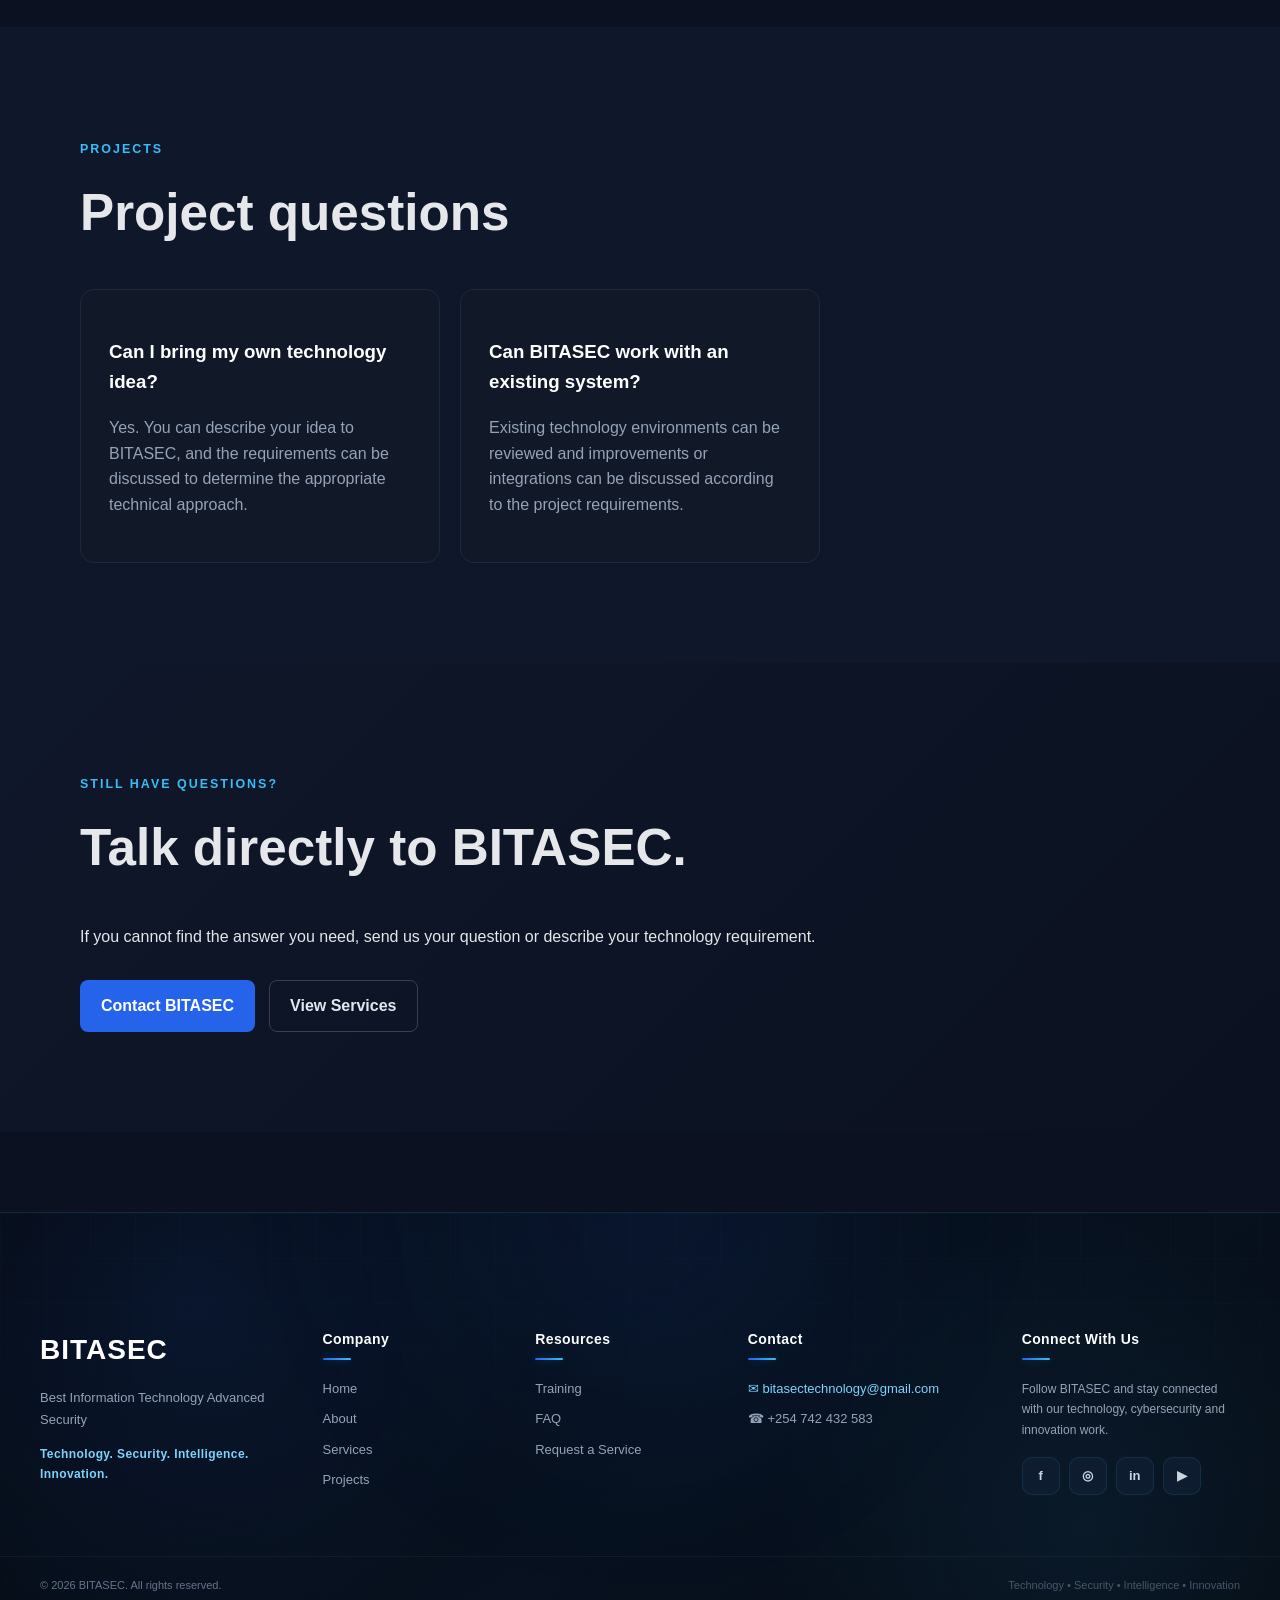
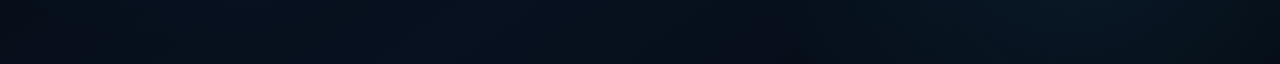
<file: frontend/faq.html>
<!DOCTYPE html>
<html lang="en">
<head>
<meta charset="utf-8"/>
<meta content="width=device-width, initial-scale=1.0" name="viewport"/>
<meta content="Frequently asked questions about BITASEC services, training and technology solutions." name="description"/>
<title>FAQ | BITASEC</title>
<link href="assets/css/style.css" rel="stylesheet"/>
<link href="assets/css/footer.css" rel="stylesheet"/>

<!-- Embedded CSS Enhancements & Effects -->
<style>
    /* Navbar Language Selector Styling */
    .navbar select#languageSelector {
        background-color: rgba(255, 255, 255, 0.08);
        color: #ffffff;
        border: 1px solid rgba(255, 255, 255, 0.2);
        padding: 6px 12px;
        border-radius: 6px;
        font-size: 0.9rem;
        cursor: pointer;
        outline: none;
        transition: all 0.3s ease;
    }

    .navbar select#languageSelector option {
        background-color: #1a1a1a;
        color: #ffffff;
    }

    .navbar select#languageSelector:hover,
    .navbar select#languageSelector:focus {
        border-color: #00d2ff;
        background-color: rgba(255, 255, 255, 0.15);
    }

    /* Smooth Transition Effects for Cards & Elements */
    .btn, .card, .solution-grid > div, .nav-links a {
        transition: all 0.3s cubic-bezier(0.4, 0, 0.2, 1);
    }

    .card:hover {
        transform: translateY(-4px);
        box-shadow: 0 10px 25px -5px rgba(0, 210, 255, 0.15);
    }
</style>
<link rel="stylesheet" href="assets/css/cookie-consent.css">
</head>
<body>
<header class="site-header">
    <nav class="navbar">

        <a href="index.html" class="logo">
            BITASEC
        </a>

        <button
            class="mobile-menu-toggle"
            type="button"
            aria-label="Open menu"
            aria-expanded="false"
        >
            ☰
        </button>

        <div class="nav-links">
            <a href="index.html" data-i18n="nav_home">Home</a>
            <a href="about.html" data-i18n="nav_about">About</a>
            
            <a href="services.html" data-i18n="nav_services">Services</a>
            <a href="projects.html" data-i18n="nav_projects">Projects</a>
            <a href="training.html" data-i18n="nav_training">Training</a>
            <a href="faq.html" class="active" data-i18n="nav_faq">FAQ</a>
            <a href="contact.html" class="nav-cta" data-i18n="nav_contact">Request a Service</a>
        </div>

        <select id="languageSelector" aria-label="Language">
            <option value="en">English</option>
            <option value="fr">Français</option>
            <option value="es">Español</option>
            <option value="pt">Português</option>
            <option value="sw">Kiswahili</option>
        </select>

    </nav>
</header>
<main>
<section class="hero">
<div class="container">
<p class="eyebrow" data-i18n="faq_text_080">FREQUENTLY ASKED QUESTIONS</p>
<h1 data-i18n="faq_text_081">
            Questions?
            <span>We can help.</span>
</h1>
<p class="hero-text" data-i18n="faq_text_082">
            Find answers to common questions about BITASEC,
            our technology services, projects and training programs.
        </p>
</div>
</section>
<section class="section">
<div class="container">
<p class="eyebrow" data-i18n="faq_text_083">GENERAL</p>
<h2 data-i18n="faq_text_084">About BITASEC</h2>
<div class="cards">
<article class="card">
<h3 data-i18n="faq_text_085">What is BITASEC?</h3>
<p data-i18n="faq_text_086">
                    BITASEC is a technology solutions enterprise
                    focused on cybersecurity, networking, artificial
                    intelligence, IoT, electrical engineering and
                    professional technology training.
                </p>
</article>
<article class="card">
<h3 data-i18n="faq_text_087">Who can use BITASEC services?</h3>
<p data-i18n="faq_text_088">
                    BITASEC can work with individuals, businesses,
                    institutions, organizations, students and
                    technology teams.
                </p>
</article>
<article class="card">
<h3 data-i18n="faq_text_089">Where does BITASEC operate?</h3>
<p data-i18n="faq_text_090">
                    BITASEC can provide technology services and
                    training according to the location, requirements
                    and technical scope of a project.
                </p>
</article>
</div>
</div>
</section>
<section class="section alt">
<div class="container">
<p class="eyebrow" data-i18n="faq_text_091">SERVICES</p>
<h2 data-i18n="faq_text_092">Technology services</h2>
<div class="cards">
<article class="card">
<h3 data-i18n="faq_text_093">What cybersecurity services do you provide?</h3>
<p data-i18n="faq_text_094">
                    Services may include security assessments,
                    monitoring, threat detection, security awareness,
                    infrastructure protection and cybersecurity
                    consulting.
                </p>
</article>
<article class="card">
<h3 data-i18n="faq_text_095">Can BITASEC design a network?</h3>
<p data-i18n="faq_text_096">
                    Yes. Networking services can include network
                    planning, routing, switching, Wi-Fi, servers,
                    structured cabling and network security.
                </p>
</article>
<article class="card">
<h3 data-i18n="faq_text_097">Do you provide IoT solutions?</h3>
<p data-i18n="faq_text_098">
                    Yes. IoT solutions can involve sensors,
                    connected devices, monitoring, automation and
                    smart environments.
                </p>
</article>
<article class="card">
<h3 data-i18n="faq_text_099">Can BITASEC develop AI solutions?</h3>
<p data-i18n="faq_text_100">
                    BITASEC can develop or integrate AI technologies
                    for applications such as automation, analytics
                    and intelligent systems.
                </p>
</article>
</div>
</div>
</section>
<section class="section">
<div class="container">
<p class="eyebrow" data-i18n="faq_text_101">TRAINING</p>
<h2 data-i18n="faq_text_102">Training questions</h2>
<div class="cards">
<article class="card">
<h3 data-i18n="faq_text_103">Who can join BITASEC training?</h3>
<p data-i18n="faq_text_104">
                    Training can be designed for beginners, students,
                    IT professionals, organizations and technology
                    enthusiasts.
                </p>
</article>
<article class="card">
<h3 data-i18n="faq_text_105">What subjects can I learn?</h3>
<p data-i18n="faq_text_106">
                    Training areas include cybersecurity, networking,
                    programming, Linux, artificial intelligence,
                    IoT and IT fundamentals.
                </p>
</article>
<article class="card">
<h3 data-i18n="faq_text_107">Is the training practical?</h3>
<p data-i18n="faq_text_108">
                    Training can include practical exercises,
                    demonstrations, laboratories, simulations and
                    technology projects.
                </p>
</article>
<article class="card">
<h3 data-i18n="faq_text_109">Can organizations request private training?</h3>
<p data-i18n="faq_text_110">
                    Yes. Organizations can request customized
                    workshops or training programs based on their
                    technology requirements.
                </p>
</article>
</div>
</div>
</section>
<section class="section alt">
<div class="container">
<p class="eyebrow" data-i18n="faq_text_111">PROJECTS</p>
<h2 data-i18n="faq_text_112">Project questions</h2>
<div class="cards">
<article class="card">
<h3 data-i18n="faq_text_113">Can I bring my own technology idea?</h3>
<p data-i18n="faq_text_114">
                    Yes. You can describe your idea to BITASEC,
                    and the requirements can be discussed to determine
                    the appropriate technical approach.
                </p>
</article>
<article class="card">
<h3 data-i18n="faq_text_115">Can BITASEC work with an existing system?</h3>
<p data-i18n="faq_text_116">
                    Existing technology environments can be reviewed
                    and improvements or integrations can be discussed
                    according to the project requirements.
                </p>
</article>
</div>
</div>
</section>
<section class="section contact">
<div class="container">
<p class="eyebrow" data-i18n="faq_text_117">STILL HAVE QUESTIONS?</p>
<h2 data-i18n="faq_text_118">Talk directly to BITASEC.</h2>
<p data-i18n="faq_text_119">
            If you cannot find the answer you need,
            send us your question or describe your technology
            requirement.
        </p>
<div class="actions">
<a class="btn primary" href="contact.html" data-i18n="btn_contact_bitasec">
                Contact BITASEC
            </a>
<a class="btn secondary" href="services.html" data-i18n="btn_view_services">
                View Services
            </a>
</div>
</div>
</section>
</main>

<footer class="bitasec-footer">
    <div class="footer-glow"></div>

    <div class="footer-container">
        <!-- Brand -->
        <div class="footer-brand">
            <a href="index.html" class="footer-logo">BITASEC</a>
            <p>Best Information Technology Advanced Security</p>
            <p class="footer-tagline">Technology. Security. Intelligence. Innovation.</p>
        </div>

        <!-- Company -->
        <div class="footer-column">
            <h3 data-i18n="footer_company">Company</h3>
            <a href="index.html" data-i18n="nav_home">Home</a>
            <a href="about.html" data-i18n="nav_about">About</a>
            
            <a href="services.html" data-i18n="nav_services">Services</a>
            <a href="projects.html" data-i18n="nav_projects">Projects</a>
        </div>

        <!-- Resources -->
        <div class="footer-column">
            <h3 data-i18n="footer_resources">Resources</h3>
            <a href="training.html" data-i18n="nav_training">Training</a>
            <a href="faq.html" data-i18n="nav_faq">FAQ</a>
            <a href="contact.html" data-i18n="nav_contact">Request a Service</a>
        </div>

        <!-- Contact -->
        <div class="footer-column footer-contact">
            <h3 data-i18n="footer_contact">Contact</h3>
            <a href="mailto:bitasectechnology@gmail.com">✉ bitasectechnology@gmail.com</a>
            <a href="https://wa.me/254742432583" target="_blank" rel="noopener noreferrer">☎ +254 742 432 583</a>
        </div>

        <!-- Social Media -->
        <div class="footer-column footer-social">
            <h3 data-i18n="footer_connect">Connect With Us</h3>
            <p data-i18n="footer_connect_desc">Follow BITASEC and stay connected with our technology, cybersecurity and innovation work.</p>
            <div class="social-links">
                <a href="#" aria-label="Facebook" title="Facebook">f</a>
                <a href="#" aria-label="Instagram" title="Instagram">◎</a>
                <a href="#" aria-label="LinkedIn" title="LinkedIn">in</a>
                <a href="#" aria-label="YouTube" title="YouTube">▶</a>
            </div>
        </div>
    </div>

    <!-- Bottom -->
    <div class="footer-bottom">
        <div class="footer-container footer-bottom-inner">
            <p data-i18n="footer_rights">© 2026 BITASEC. All rights reserved.</p>
            <p data-i18n="footer_motto">Technology • Security • Intelligence • Innovation</p>
        </div>
    </div>
</footer>

<!-- Embedded Translation Engine & UI Logic -->
<script>
    const siteTranslations = {
        en: {
            nav_home: "Home",
            nav_about: "About",
            nav_team: "Meet the Team",
            nav_services: "Services",
            nav_projects: "Projects",
            nav_training: "Training",
            nav_faq: "FAQ",
            nav_contact: "Request a Service",
            btn_contact_bitasec: "Contact BITASEC",
            btn_view_services: "View Services",
            footer_company: "Company",
            footer_resources: "Resources",
            footer_contact: "Contact",
            footer_connect: "Connect With Us",
            footer_connect_desc: "Follow BITASEC and stay connected with our technology, cybersecurity and innovation work.",
            footer_rights: "© 2026 BITASEC. All rights reserved.",
            footer_motto: "Technology • Security • Intelligence • Innovation",
            faq_text_080: "FREQUENTLY ASKED QUESTIONS",
            faq_text_081: "Questions? We can help.",
            faq_text_082: "Find answers to common questions about BITASEC, our technology services, projects and training programs.",
            faq_text_083: "GENERAL",
            faq_text_084: "About BITASEC",
            faq_text_085: "What is BITASEC?",
            faq_text_086: "BITASEC is a technology solutions enterprise focused on cybersecurity, networking, artificial intelligence, IoT, electrical engineering and professional technology training.",
            faq_text_087: "Who can use BITASEC services?",
            faq_text_088: "BITASEC can work with individuals, businesses, institutions, organizations, students and technology teams.",
            faq_text_089: "Where does BITASEC operate?",
            faq_text_090: "BITASEC can provide technology services and training according to the location, requirements and technical scope of a project.",
            faq_text_091: "SERVICES",
            faq_text_092: "Technology services",
            faq_text_093: "What cybersecurity services do you provide?",
            faq_text_094: "Services may include security assessments, monitoring, threat detection, security awareness, infrastructure protection and cybersecurity consulting.",
            faq_text_095: "Can BITASEC design a network?",
            faq_text_096: "Yes. Networking services can include network planning, routing, switching, Wi-Fi, servers, structured cabling and network security.",
            faq_text_097: "Do you provide IoT solutions?",
            faq_text_098: "Yes. IoT solutions can involve sensors, connected devices, monitoring, automation and smart environments.",
            faq_text_099: "Can BITASEC develop AI solutions?",
            faq_text_100: "BITASEC can develop or integrate AI technologies for applications such as automation, analytics and intelligent systems.",
            faq_text_101: "TRAINING",
            faq_text_102: "Training questions",
            faq_text_103: "Who can join BITASEC training?",
            faq_text_104: "Training can be designed for beginners, students, IT professionals, organizations and technology enthusiasts.",
            faq_text_105: "What subjects can I learn?",
            faq_text_106: "Training areas include cybersecurity, networking, programming, Linux, artificial intelligence, IoT and IT fundamentals.",
            faq_text_107: "Is the training practical?",
            faq_text_108: "Training can include practical exercises, demonstrations, laboratories, simulations and technology projects.",
            faq_text_109: "Can organizations request private training?",
            faq_text_110: "Yes. Organizations can request customized workshops or training programs based on their technology requirements.",
            faq_text_111: "PROJECTS",
            faq_text_112: "Project questions",
            faq_text_113: "Can I bring my own technology idea?",
            faq_text_114: "Yes. You can describe your idea to BITASEC, and the requirements can be discussed to determine the appropriate technical approach.",
            faq_text_115: "Can BITASEC work with an existing system?",
            faq_text_116: "Existing technology environments can be reviewed and improvements or integrations can be discussed according to the project requirements.",
            faq_text_117: "STILL HAVE QUESTIONS?",
            faq_text_118: "Talk directly to BITASEC.",
            faq_text_119: "If you cannot find the answer you need, send us your question or describe your technology requirement."
        },
        fr: {
            nav_home: "Accueil",
            nav_about: "À propos",
            nav_team: "Rencontrez l'équipe",
            nav_services: "Services",
            nav_projects: "Projets",
            nav_training: "Formation",
            nav_faq: "FAQ",
            nav_contact: "Demander un service",
            btn_contact_bitasec: "Contacter BITASEC",
            btn_view_services: "Voir les services",
            footer_company: "Entreprise",
            footer_resources: "Ressources",
            footer_contact: "Contact",
            footer_connect: "Connectez-vous avec nous",
            footer_connect_desc: "Suivez BITASEC et restez connecté à notre travail en matière de technologie, de cybersécurité et d'innovation.",
            footer_rights: "© 2026 BITASEC. Tous droits réservés.",
            footer_motto: "Technologie • Sécurité • Intelligence • Innovation",
            faq_text_080: "QUESTIONS FRÉQUEMMENT POSÉES",
            faq_text_081: "Des questions ? Nous pouvons vous aider.",
            faq_text_082: "Trouvez des réponses aux questions courantes sur BITASEC, nos services technologiques, projets et programmes de formation.",
            faq_text_083: "GÉNÉRAL",
            faq_text_084: "À propos de BITASEC",
            faq_text_085: "Qu'est-ce que BITASEC ?",
            faq_text_086: "BITASEC est une entreprise de solutions technologiques axée sur la cybersécurité, les réseaux, l'intelligence artificielle, l'IoT, l'ingénierie électrique et la formation technologique professionnelle.",
            faq_text_087: "Qui peut utiliser les services de BITASEC ?",
            faq_text_088: "BITASEC peut travailler avec des particuliers, des entreprises, des institutions, des organisations, des étudiants et des équipes technologiques.",
            faq_text_089: "Où opère BITASEC ?",
            faq_text_090: "BITASEC peut fournir des services technologiques et des formations en fonction de l'emplacement, des exigences et de la portée technique d'un projet.",
            faq_text_091: "SERVICES",
            faq_text_092: "Services technologiques",
            faq_text_093: "Quels services de cybersécurité fournissez-vous ?",
            faq_text_094: "Les services peuvent inclure des évaluations de sécurité, la surveillance, la détection des menaces, la sensibilisation à la sécurité, la protection des infrastructures et le conseil en cybersécurité.",
            faq_text_095: "BITASEC peut-il concevoir un réseau ?",
            faq_text_096: "Oui. Les services de réseau peuvent inclure la planification de réseau, le routage, la commutation, le Wi-Fi, les serveurs, le câblage structuré et la sécurité des réseaux.",
            faq_text_097: "Fournissez-vous des solutions IoT ?",
            faq_text_098: "Oui. Les solutions IoT peuvent impliquer des capteurs, des appareils connectés, la surveillance, l'automatisation et des environnements intelligents.",
            faq_text_099: "BITASEC peut-il développer des solutions d'IA ?",
            faq_text_100: "BITASEC peut développer ou intégrer des technologies d'IA pour des applications telles que l'automatisation, l'analytique et les systèmes intelligents.",
            faq_text_101: "FORMATION",
            faq_text_102: "Questions sur la formation",
            faq_text_103: "Qui peut participer aux formations BITASEC ?",
            faq_text_104: "La formation peut être conçue pour les débutants, les étudiants, les professionnels de l'informatique, les organisations et les passionnés de technologie.",
            faq_text_105: "Quels sujets puis-je apprendre ?",
            faq_text_106: "Les domaines de formation comprennent la cybersécurité, les réseaux, la programmation, Linux, l'intelligence artificielle, l'IoT et les fondamentaux de l'informatique.",
            faq_text_107: "La formation est-elle pratique ?",
            faq_text_108: "La formation peut inclure des exercices pratiques, des démonstrations, des laboratoires, des simulations et des projets technologiques.",
            faq_text_109: "Les organisations peuvent-elles demander une formation privée ?",
            faq_text_110: "Oui. Les organisations peuvent demander des ateliers ou des programmes de formation personnalisés en fonction de leurs exigences technologiques.",
            faq_text_111: "PROJETS",
            faq_text_112: "Questions sur les projets",
            faq_text_113: "Puis-je apporter ma propre idée technologique ?",
            faq_text_114: "Oui. Vous pouvez décrire votre idée à BITASEC, et les exigences peuvent être discutées pour déterminer l'approche technique appropriée.",
            faq_text_115: "BITASEC peut-il travailler avec un système existant ?",
            faq_text_116: "Les environnements technologiques existants peuvent être examinés et des améliorations ou intégrations peuvent être discutées en fonction des exigences du projet.",
            faq_text_117: "VOUS AVEZ ENCORE DES QUESTIONS ?",
            faq_text_118: "Parlez directement à BITASEC.",
            faq_text_119: "Si vous ne trouvez pas la réponse dont vous avez besoin, envoyez-nous votre question ou décrivez votre exigence technologique."
        },
        es: {
            nav_home: "Inicio",
            nav_about: "Acerca de",
            nav_team: "Conoce al Equipo",
            nav_services: "Servicios",
            nav_projects: "Proyectos",
            nav_training: "Formación",
            nav_faq: "Preguntas Frecuentes",
            nav_contact: "Solicitar Servicio",
            btn_contact_bitasec: "Contactar a BITASEC",
            btn_view_services: "Ver Servicios",
            footer_company: "Empresa",
            footer_resources: "Recursos",
            footer_contact: "Contacto",
            footer_connect: "Conéctate con nosotros",
            footer_connect_desc: "Sigue a BITASEC y mantente conectado con nuestro trabajo en tecnología, ciberseguridad e innovación.",
            footer_rights: "© 2026 BITASEC. Todos los derechos reservados.",
            footer_motto: "Tecnología • Seguridad • Inteligencia • Innovación",
            faq_text_080: "PREGUNTAS FRECUENTES",
            faq_text_081: "¿Preguntas? Podemos ayudar.",
            faq_text_082: "Encuentra respuestas a preguntas comunes sobre BITASEC, nuestros servicios tecnológicos, proyectos y programas de formación.",
            faq_text_083: "GENERAL",
            faq_text_084: "Acerca de BITASEC",
            faq_text_085: "¿Qué es BITASEC?",
            faq_text_086: "BITASEC es una empresa de soluciones tecnológicas enfocada en ciberseguridad, redes, inteligencia artificial, IoT, ingeniería eléctrica y formación tecnológica profesional.",
            faq_text_087: "¿Quién puede usar los servicios de BITASEC?",
            faq_text_088: "BITASEC puede trabajar con individuos, empresas, instituciones, organizaciones, estudiantes y equipos de tecnología.",
            faq_text_089: "¿Dónde opera BITASEC?",
            faq_text_090: "BITASEC puede proporcionar servicios tecnológicos y formación según la ubicación, los requisitos y el alcance técnico de un proyecto.",
            faq_text_091: "SERVICIOS",
            faq_text_092: "Servicios tecnológicos",
            faq_text_093: "¿Qué servicios de ciberseguridad proporcionan?",
            faq_text_094: "Los servicios pueden incluir evaluaciones de seguridad, monitoreo, detección de amenazas, conciencia de seguridad, protección de infraestructura y consultoría en ciberseguridad.",
            faq_text_095: "¿Puede BITASEC diseñar una red?",
            faq_text_096: "Sí. Los servicios de redes pueden incluir planificación de redes, enrutamiento, conmutación, Wi-Fi, servidores, cableado estructurado y seguridad de redes.",
            faq_text_097: "¿Proporcionan soluciones de IoT?",
            faq_text_098: "Sí. Las soluciones de IoT pueden involucrar sensores, dispositivos conectados, monitoreo, automatización y entornos inteligentes.",
            faq_text_099: "¿Puede BITASEC desarrollar soluciones de IA?",
            faq_text_100: "BITASEC puede desarrollar o integrar tecnologías de IA para aplicaciones como automatización, análisis y sistemas inteligentes.",
            faq_text_101: "FORMACIÓN",
            faq_text_102: "Preguntas sobre formación",
            faq_text_103: "¿Quién puede unirse a la formación de BITASEC?",
            faq_text_104: "La formación puede diseñarse para principiantes, estudiantes, profesionales de TI, organizaciones y entusiastas de la tecnología.",
            faq_text_105: "¿Qué temas puedo aprender?",
            faq_text_106: "Las áreas de formación incluyen ciberseguridad, redes, programación, Linux, inteligencia artificial, IoT y fundamentos de TI.",
            faq_text_107: "¿La formación es práctica?",
            faq_text_108: "La formación puede incluir ejercicios prácticos, demostraciones, laboratorios, simulaciones y proyectos tecnológicos.",
            faq_text_109: "¿Pueden las organizaciones solicitar formación privada?",
            faq_text_110: "Sí. Las organizaciones pueden solicitar talleres o programas de formación personalizados según sus requisitos tecnológicos.",
            faq_text_111: "PROYECTOS",
            faq_text_112: "Preguntas sobre proyectos",
            faq_text_113: "¿Puedo traer mi propia idea tecnológica?",
            faq_text_114: "Sí. Puedes describir tu idea a BITASEC y se pueden discutir los requisitos para determinar el enfoque técnico adecuado.",
            faq_text_115: "¿Puede BITASEC trabajar con un sistema existente?",
            faq_text_116: "Los entornos tecnológicos existentes se pueden revisar y se pueden discutir mejoras o integraciones según los requisitos del proyecto.",
            faq_text_117: "¿TODAVÍA TIENES PREGUNTAS?",
            faq_text_118: "Habla directamente con BITASEC.",
            faq_text_119: "Si no encuentras la respuesta que necesitas, envíanos tu pregunta o describe tu requisito tecnológico."
        },
        pt: {
            nav_home: "Início",
            nav_about: "Sobre",
            nav_team: "Equipa",
            nav_services: "Serviços",
            nav_projects: "Projetos",
            nav_training: "Formação",
            nav_faq: "FAQ",
            nav_contact: "Pedir Serviço",
            btn_contact_bitasec: "Contactar BITASEC",
            btn_view_services: "Ver Serviços",
            footer_company: "Empresa",
            footer_resources: "Recursos",
            footer_contact: "Contacto",
            footer_connect: "Conecte-se Connosco",
            footer_connect_desc: "Siga a BITASEC e mantenha-se ligado ao nosso trabalho em tecnologia, cibersegurança e inovação.",
            footer_rights: "© 2026 BITASEC. Todos os direitos reservados.",
            footer_motto: "Tecnologia • Segurança • Inteligência • Inovação",
            faq_text_080: "PERGUNTAS FREQUENTES",
            faq_text_081: "Dúvidas? Podemos ajudar.",
            faq_text_082: "Encontre respostas para perguntas comuns sobre a BITASEC, os nossos serviços tecnológicos, projetos e programas de formação.",
            faq_text_083: "GERAL",
            faq_text_084: "Sobre a BITASEC",
            faq_text_085: "O que é a BITASEC?",
            faq_text_086: "A BITASEC é uma empresa de soluções tecnológicas focada em cibersegurança, redes, inteligência artificial, IoT, engenharia elétrica e formação tecnológica profissional.",
            faq_text_087: "Quem pode utilizar os serviços da BITASEC?",
            faq_text_088: "A BITASEC pode trabalhar com indivíduos, empresas, instituições, organizações, estudantes e equipas de tecnologia.",
            faq_text_089: "Onde opera a BITASEC?",
            faq_text_090: "A BITASEC pode fornecer serviços tecnológicos e formação de acordo com a localização, os requisitos e o âmbito técnico de um projeto.",
            faq_text_091: "SERVIÇOS",
            faq_text_092: "Serviços tecnológicos",
            faq_text_093: "Que serviços de cibersegurança fornecem?",
            faq_text_094: "Os serviços podem incluir avaliações de segurança, monitorização, deteção de ameaças, consciencialização de segurança, proteção de infraestruturas e consultoria em cibersegurança.",
            faq_text_095: "A BITASEC pode desenhar uma rede?",
            faq_text_096: "Sim. Os serviços de redes podem incluir planeamento de redes, encaminhamento, comutação, Wi-Fi, servidores, cablagem estruturada e segurança de redes.",
            faq_text_097: "Fornecem soluções de IoT?",
            faq_text_098: "Sim. As soluções de IoT podem envolver sensores, dispositivos conectados, monitorização, automação e ambientes inteligentes.",
            faq_text_099: "A BITASEC pode desenvolver soluções de IA?",
            faq_text_100: "A BITASEC pode desenvolver ou integrar tecnologias de IA para aplicações como automação, analítica e sistemas inteligentes.",
            faq_text_101: "FORMAÇÃO",
            faq_text_102: "Perguntas sobre formação",
            faq_text_103: "Quem pode participar na formação da BITASEC?",
            faq_text_104: "A formação pode ser concebida para iniciantes, estudantes, profissionais de TI, organizações e entusiastas da tecnologia.",
            faq_text_105: "Que assuntos posso aprender?",
            faq_text_106: "As áreas de formação incluem cibersegurança, redes, programação, Linux, inteligência artificial, IoT e fundamentos de TI.",
            faq_text_107: "A formação é prática?",
            faq_text_108: "A formação pode incluir exercícios práticos, demonstrações, laboratórios, simulações e projetos tecnológicos.",
            faq_text_109: "As organizações podem solicitar formação privada?",
            faq_text_110: "Sim. As organizações podem solicitar workshops ou programas de formação personalizados com base nos seus requisitos tecnológicos.",
            faq_text_111: "PROJETOS",
            faq_text_112: "Perguntas sobre projetos",
            faq_text_113: "Posso trazer a minha própria ideia tecnológica?",
            faq_text_114: "Sim. Pode descrever a sua ideia à BITASEC e os requisitos podem ser discutidos para determinar a abordagem técnica adequada.",
            faq_text_115: "A BITASEC pode trabalhar com um sistema existente?",
            faq_text_116: "Os ambientes tecnológicos existentes podem ser revistos e melhorias ou integrações podem ser discutidas de acordo com os requisitos do projeto.",
            faq_text_117: "AINDA TEM DÚVIDAS?",
            faq_text_118: "Fale diretamente com a BITASEC.",
            faq_text_119: "Se não encontrar a resposta de que precisa, envie-nos a sua pergunta ou descreva o seu requisito tecnológico."
        },
        sw: {
            nav_home: "Nyumbani",
            nav_about: "Kuhusu Sisi",
            nav_team: "Kutana na Timu",
            nav_services: "Huduma",
            nav_projects: "Miradi",
            nav_training: "Mafunzo",
            nav_faq: "Maswali Yanayoulizwa",
            nav_contact: "Omba Huduma",
            btn_contact_bitasec: "Wasiliana na BITASEC",
            btn_view_services: "Tazama Huduma",
            footer_company: "Kampuni",
            footer_resources: "Rasilimali",
            footer_contact: "Mawasiliano",
            footer_connect: "Ungana Nasi",
            footer_connect_desc: "Fuata BITASEC na uendelee kuunganishwa na kazi yetu ya teknolojia, usalama wa mtandao na uvumbuzi.",
            footer_rights: "© 2026 BITASEC. Haki zote zimehifadhiwa.",
            footer_motto: "Teknolojia • Usalama • Ujasusi • Uvumbuzi",
            faq_text_080: "MASWALI YANAYOULIZWA MARA KWA MARA",
            faq_text_081: "Una maswali? Tunaweza kusaidia.",
            faq_text_082: "Pata majibu ya maswali ya kawaida kuhusu BITASEC, huduma zetu za teknolojia, miradi na programu za mafunzo.",
            faq_text_083: "KWA UJUMLA",
            faq_text_084: "Kuhusu BITASEC",
            faq_text_085: "BITASEC ni nini?",
            faq_text_086: "BITASEC ni kampuni ya suluhu za teknolojia inayolenga usalama wa mtandao, mitandao, akili bandia, IoT, uhandisi wa umeme na mafunzo ya kitaalamu ya teknolojia.",
            faq_text_087: "Nani anayeweza kutumia huduma za BITASEC?",
            faq_text_088: "BITASEC inaweza kufanya kazi na watu binafsi, biashara, taasisi, mashirika, wanafunzi na timu za teknolojia.",
            faq_text_089: "BITASEC inafanya kazi wapi?",
            faq_text_090: "BITASEC inaweza kutoa huduma za teknolojia na mafunzo kulingana na eneo, mahitaji na wigo wa kiufundi wa mradi.",
            faq_text_091: "HUDUMA",
            faq_text_092: "Huduma za teknolojia",
            faq_text_093: "Unatoa huduma gani za usalama wa mtandao?",
            faq_text_094: "Huduma zinaweza kujumuisha tathmini za usalama, ufuatiliaji, ugunduzi wa vitisho, uelewa wa usalama, ulinzi wa miundombinu na ushauri wa usalama wa mtandao.",
            faq_text_095: "Je, BITASEC inaweza kuunda mtandao?",
            faq_text_096: "Ndiyo. Huduma za mtandao zinaweza kujumuisha upangaji wa mtandao, uelekezaji, kubadilisha, Wi-Fi, seva, nyaya zilizopangwa na usalama wa mitandao.",
            faq_text_097: "Je, unatoa suluhu za IoT?",
            faq_text_098: "Ndiyo. Suluhu za IoT zinaweza kuhusisha vitambuzi, vifaa vilivyounganishwa, ufuatiliaji, otomatiki na mazingira mahiri.",
            faq_text_099: "Je, BITASEC inaweza kutengeneza suluhu za AI?",
            faq_text_100: "BITASEC inaweza kutengeneza au kuunganishwa na teknolojia za AI kwa matumizi kama vile otomatiki, uchambuzi na mifumo ya akili.",
            faq_text_101: "MAFUNZO",
            faq_text_102: "Maswali ya mafunzo",
            faq_text_103: "Nani anayeweza kujiunga na mafunzo ya BITASEC?",
            faq_text_104: "Mafunzo yanaweza kuundwa kwa ajili ya wanaoanza, wanafunzi, wataalamu wa IT, mashirika na wapenzi wa teknolojia.",
            faq_text_105: "Ninaweza kujifunza masomo gani?",
            faq_text_106: "Maeneo ya mafunzo yanajumuisha usalama wa mtandao, mitandao, programu, Linux, akili bandia, IoT na misingi ya IT.",
            faq_text_107: "Je, mafunzo ni ya vitendo?",
            faq_text_108: "Mafunzo yanaweza kujumuisha mazoezi ya vitendo, maonyesho, maabara, uigaji na miradi ya teknolojia.",
            faq_text_109: "Je, mashirika yanaweza kuomba mafunzo ya kibinafsi?",
            faq_text_110: "Ndiyo. Mashirika yanaweza kuomba semina maalum au programu za mafunzo kulingana na mahitaji yao ya teknolojia.",
            faq_text_111: "MIRADI",
            faq_text_112: "Maswali ya mradi",
            faq_text_113: "Je, ninaweza kuleta wazo langu mwenyewe la teknolojia?",
            faq_text_114: "Ndiyo. Unaweza kuelezea wazo lako kwa BITASEC, na mahitaji yanaweza kujadiliwa ili kubaini mtazamo sahihi wa kiufundi.",
            faq_text_115: "Je, BITASEC inaweza kufanya kazi na mfumo uliopo?",
            faq_text_116: "Mazingira yaliyopo ya teknolojia yanaweza kukaguliwa na maboresho au miunganisho inaweza kujadiliwa kulingana na mahitaji ya mradi.",
            faq_text_117: "BADO UNA MASWALI?",
            faq_text_118: "Zungumza moja kwa moja na BITASEC.",
            faq_text_119: "Ikiwa huwezi kupata jibu unalohitaji, tutumie swali lako au ueleze hitaji lako la teknolojia."
        }
    };

    document.addEventListener("DOMContentLoaded", () => {
        // Mobile Menu Toggle Logic
        const menuToggle = document.querySelector(".mobile-menu-toggle");
        const navLinks = document.querySelector(".nav-links");

        if (menuToggle && navLinks) {
            menuToggle.addEventListener("click", () => {
                navLinks.classList.toggle("active");
                const expanded = menuToggle.getAttribute("aria-expanded") === "true";
                menuToggle.setAttribute("aria-expanded", !expanded);
            });
        }

        // Language Translation Handler
        const languageSelector = document.getElementById("languageSelector");
        
        function applyTranslations(lang) {
            const langData = siteTranslations[lang] || siteTranslations["en"];

            document.querySelectorAll("[data-i18n]").forEach(el => {
                const key = el.getAttribute("data-i18n");
                if (langData[key]) {
                    el.textContent = langData[key];
                }
            });
        }

        if (languageSelector) {
            const savedLang = localStorage.getItem("bitasec_lang") || "en";
            languageSelector.value = savedLang;
            applyTranslations(savedLang);

            languageSelector.addEventListener("change", (event) => {
                const selectedLang = event.target.value;
                localStorage.setItem("bitasec_lang", selectedLang);
                applyTranslations(selectedLang);
            });
        }
    });
</script>

<script src="assets/js/cookie-consent.js" defer></script>
</body>
</html>
</file>
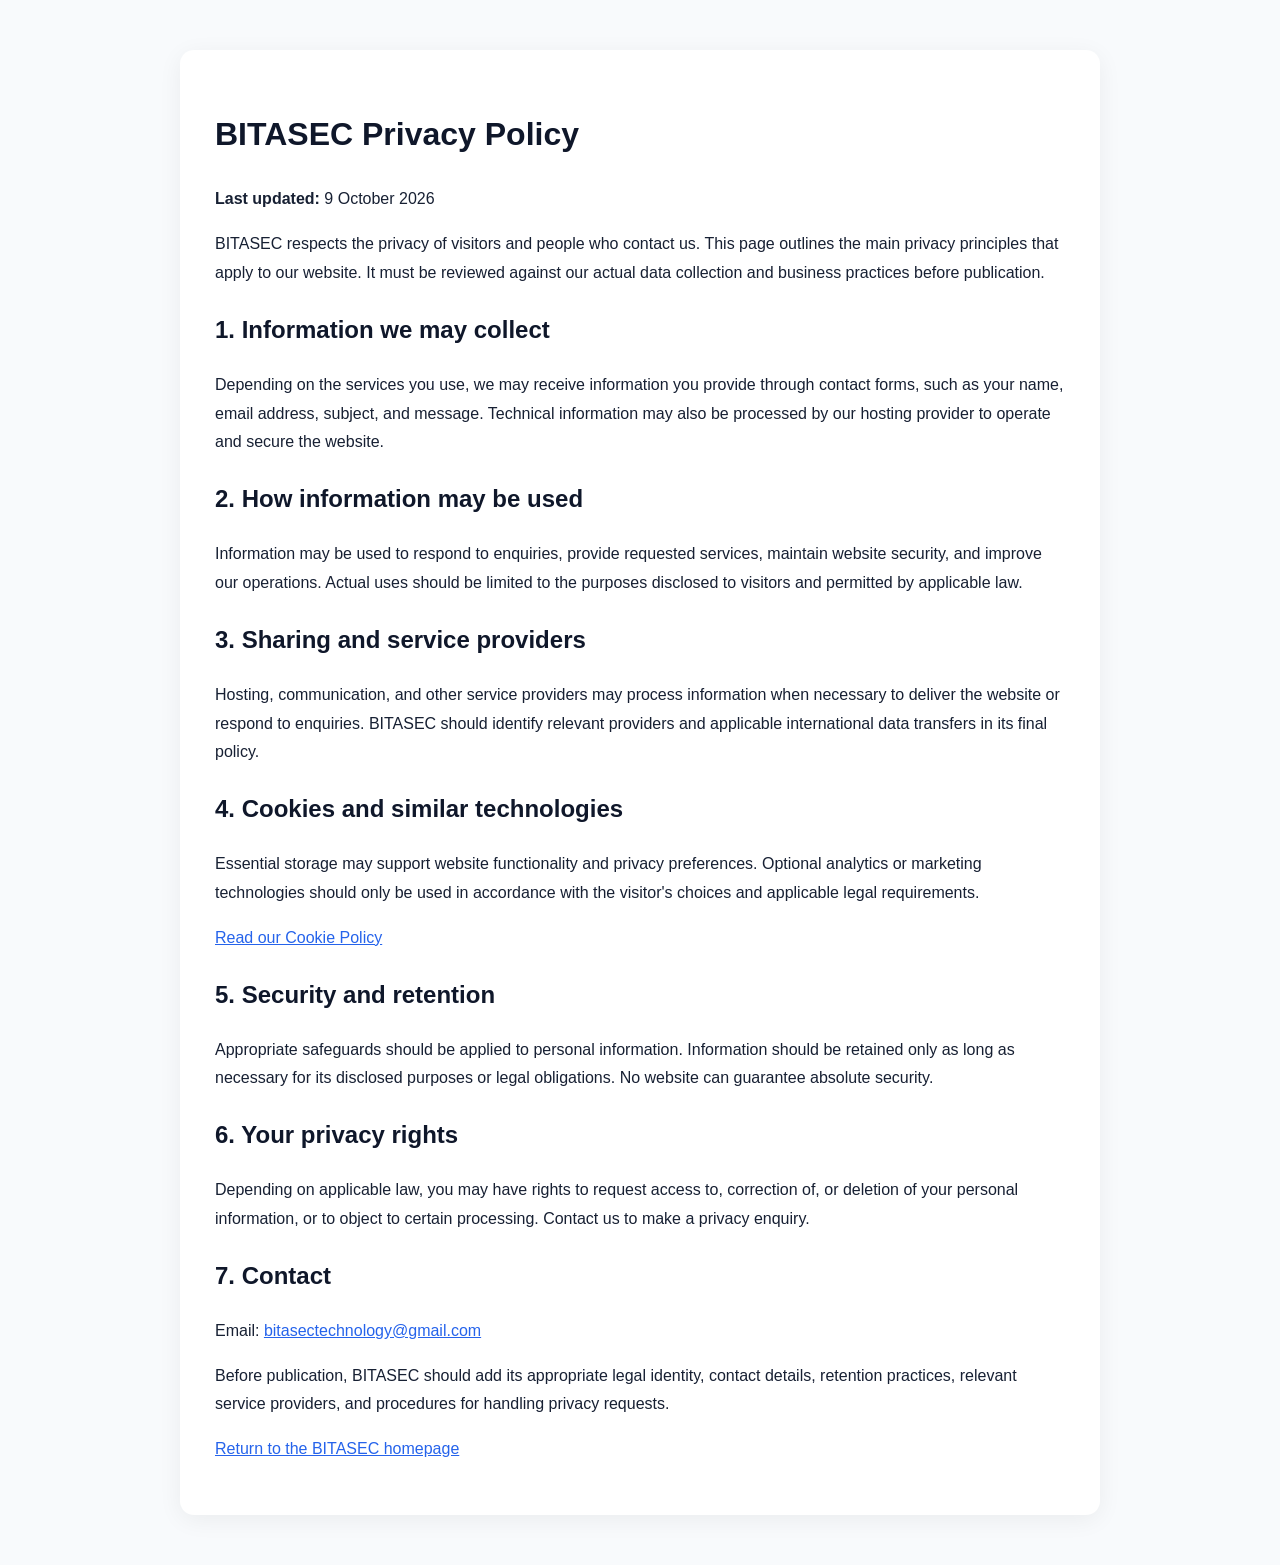
<file: frontend/privacy-policy.html>
<!DOCTYPE html>
<html lang="en">
<head>
    <meta charset="UTF-8">
    <meta name="viewport" content="width=device-width, initial-scale=1.0">
    <meta name="description" content="BITASEC Privacy Policy explaining personal information and privacy rights.">
    <title>Privacy Policy | BITASEC</title>
    <style>
        body {
            margin: 0;
            font-family: Arial, sans-serif;
            background: #f8fafc;
            color: #172033;
            line-height: 1.8;
        }
        main {
            max-width: 850px;
            margin: 50px auto;
            padding: 35px;
            background: white;
            border-radius: 14px;
            box-shadow: 0 5px 25px rgba(0,0,0,.06);
        }
        h1, h2 { color: #0f172a; }
        a { color: #2563eb; }
        @media(max-width:600px) {
            main { margin: 15px; padding: 22px; }
        }
    </style>
</head>
<body>
<main>
    <h1>BITASEC Privacy Policy</h1>
    <p><strong>Last updated:</strong> 9 October 2026</p>

    <p>
        BITASEC respects the privacy of visitors and people who contact
        us. This page outlines the main privacy principles that apply
        to our website. It must be reviewed against our actual data
        collection and business practices before publication.
    </p>

    <h2>1. Information we may collect</h2>
    <p>
        Depending on the services you use, we may receive information
        you provide through contact forms, such as your name, email
        address, subject, and message. Technical information may also
        be processed by our hosting provider to operate and secure
        the website.
    </p>

    <h2>2. How information may be used</h2>
    <p>
        Information may be used to respond to enquiries, provide
        requested services, maintain website security, and improve
        our operations. Actual uses should be limited to the purposes
        disclosed to visitors and permitted by applicable law.
    </p>

    <h2>3. Sharing and service providers</h2>
    <p>
        Hosting, communication, and other service providers may process
        information when necessary to deliver the website or respond
        to enquiries. BITASEC should identify relevant providers and
        applicable international data transfers in its final policy.
    </p>

    <h2>4. Cookies and similar technologies</h2>
    <p>
        Essential storage may support website functionality and privacy
        preferences. Optional analytics or marketing technologies
        should only be used in accordance with the visitor's choices
        and applicable legal requirements.
    </p>
    <p><a href="cookie-policy.html">Read our Cookie Policy</a></p>

    <h2>5. Security and retention</h2>
    <p>
        Appropriate safeguards should be applied to personal
        information. Information should be retained only as long
        as necessary for its disclosed purposes or legal obligations.
        No website can guarantee absolute security.
    </p>

    <h2>6. Your privacy rights</h2>
    <p>
        Depending on applicable law, you may have rights to request
        access to, correction of, or deletion of your personal
        information, or to object to certain processing. Contact us
        to make a privacy enquiry.
    </p>

    <h2>7. Contact</h2>
    <p>
        Email:
        <a href="mailto:bitasectechnology@gmail.com">bitasectechnology@gmail.com</a>
    </p>

    <p>
        Before publication, BITASEC should add its appropriate legal
        identity, contact details, retention practices, relevant
        service providers, and procedures for handling privacy requests.
    </p>

    <p><a href="index.html">Return to the BITASEC homepage</a></p>
</main>
</body>
</html>
</file>
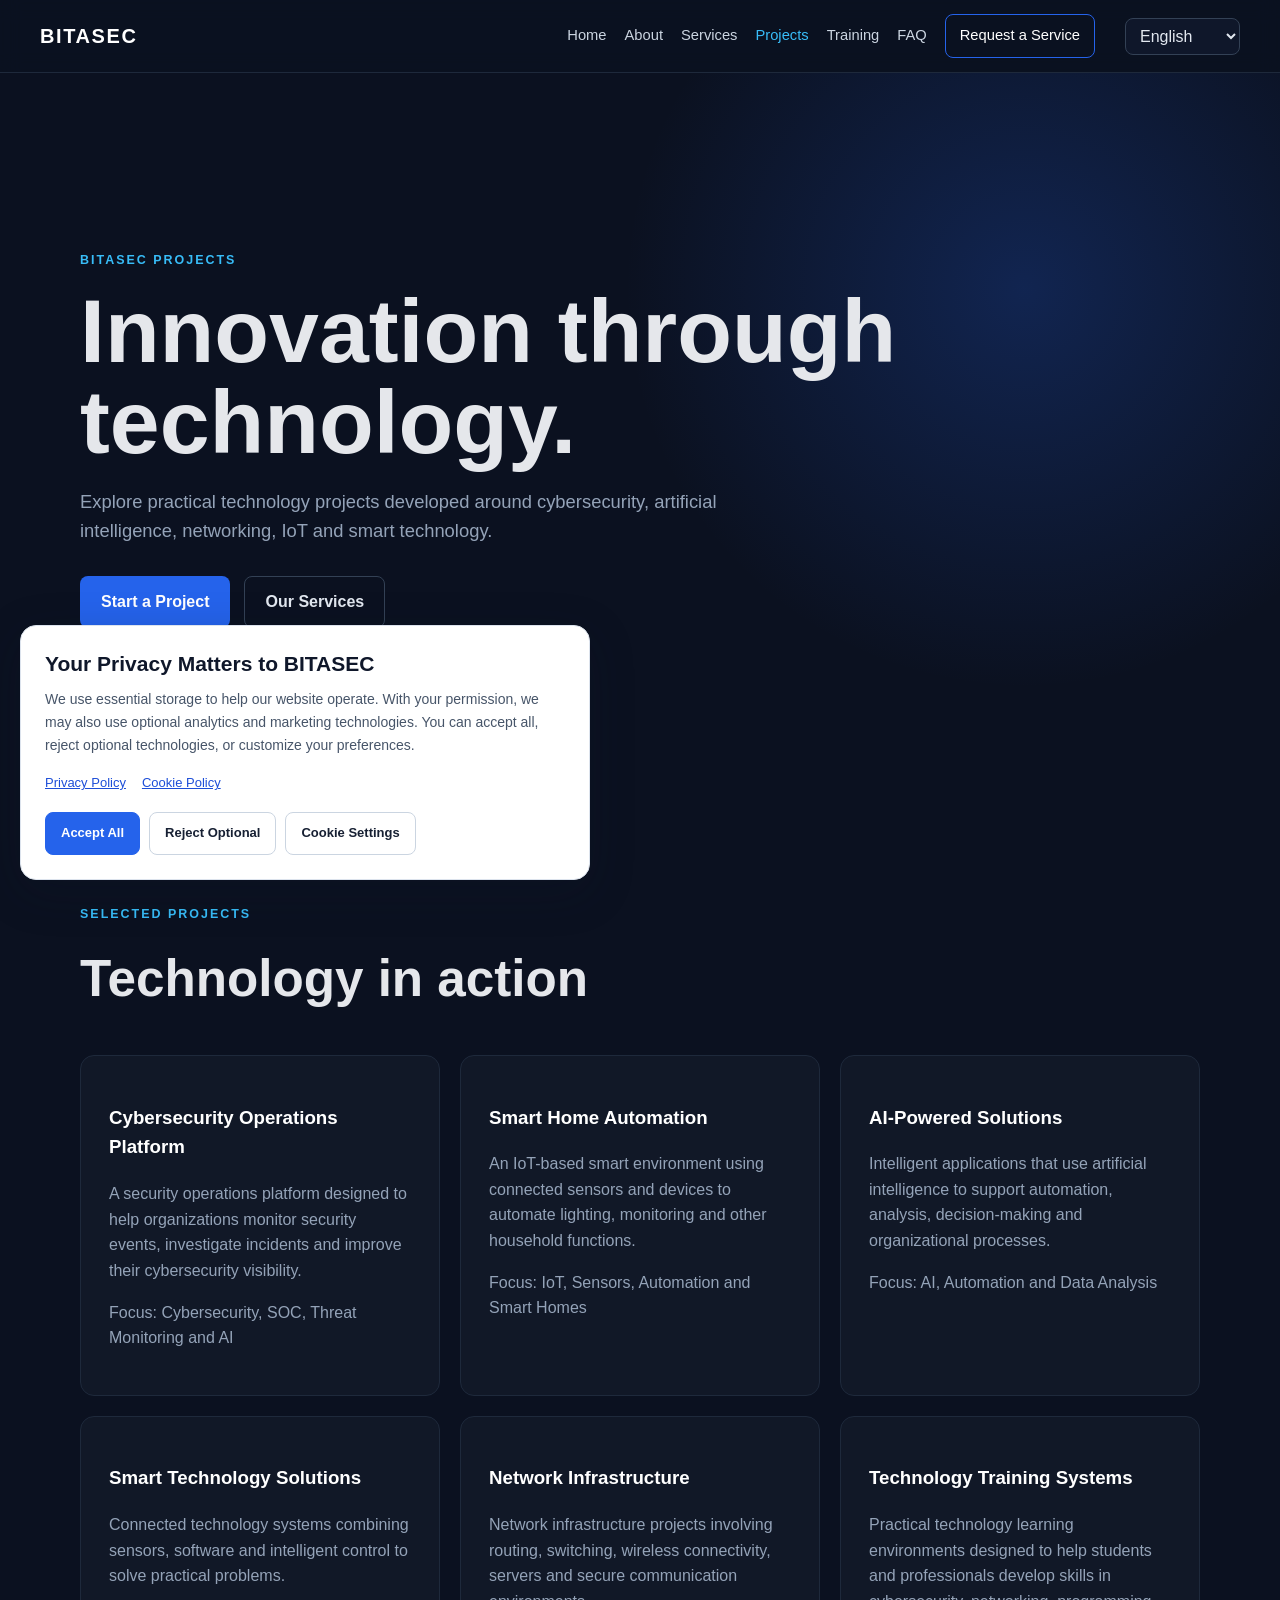
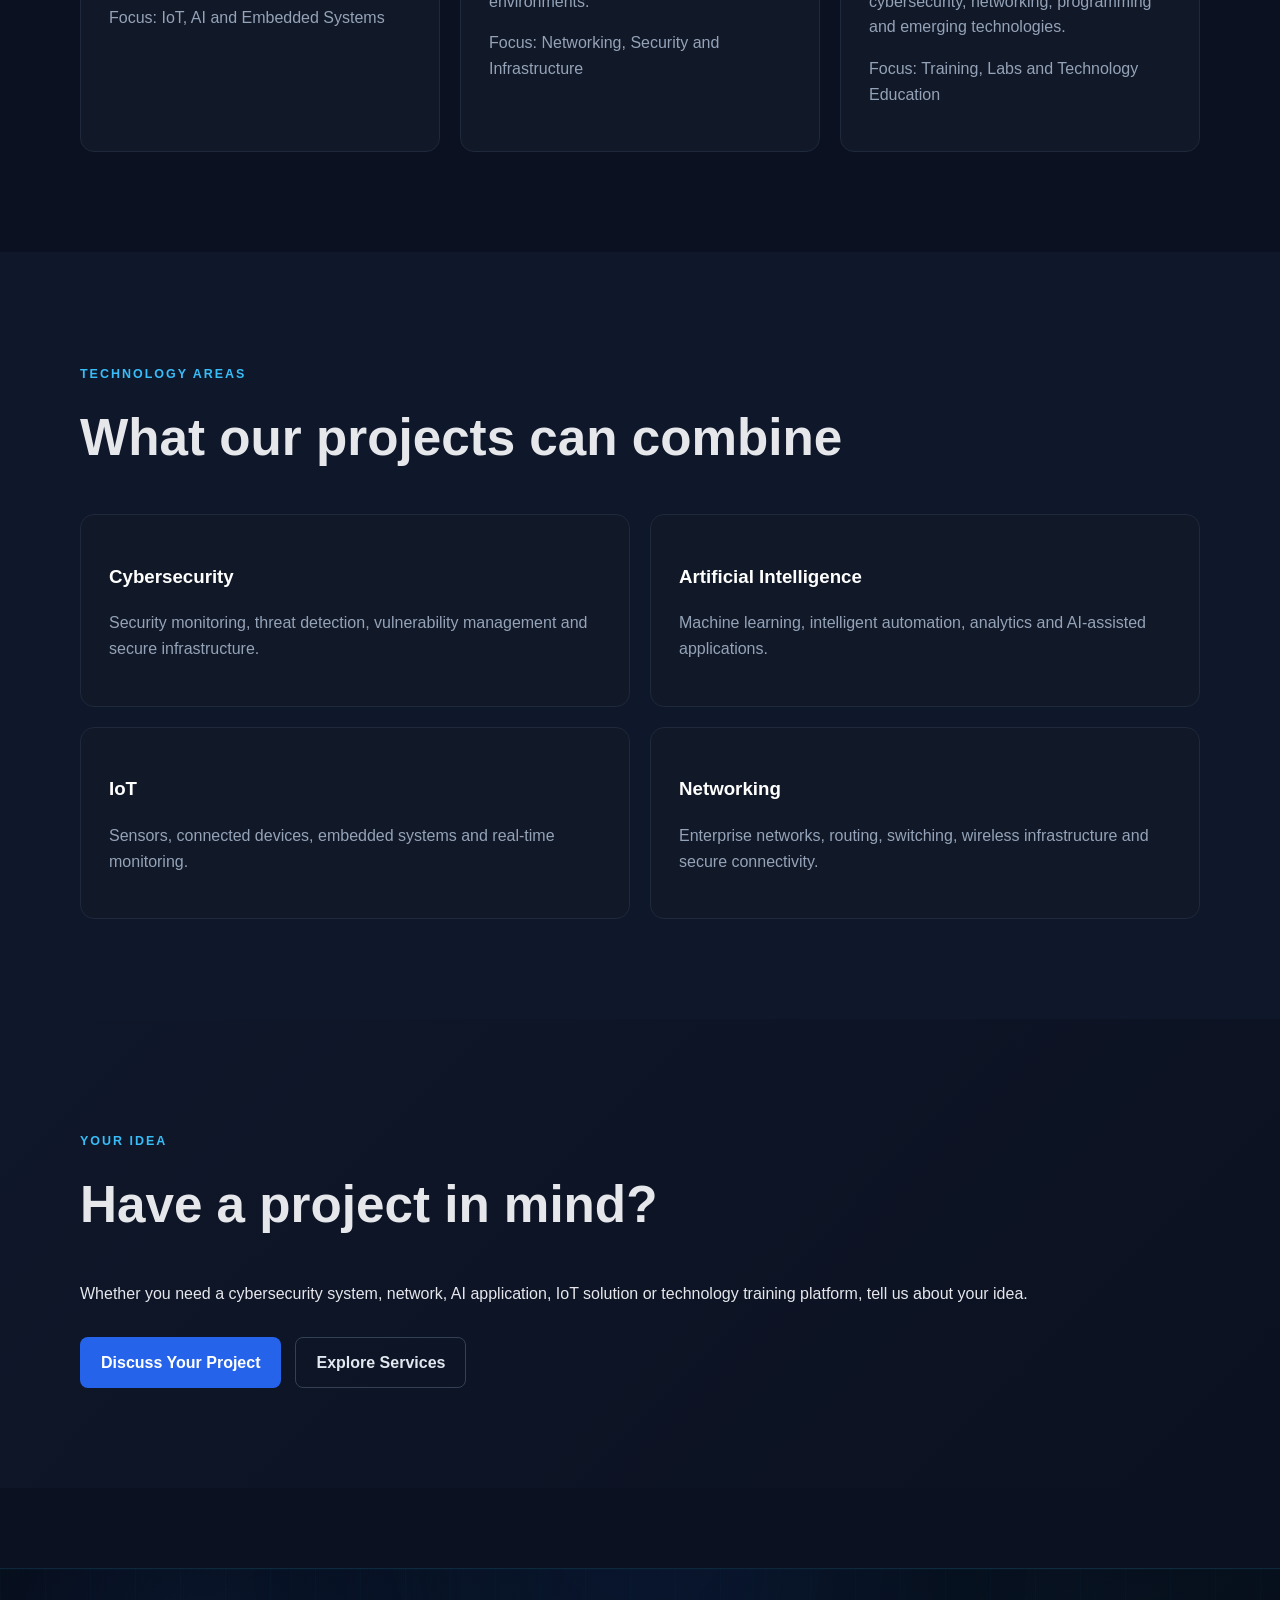
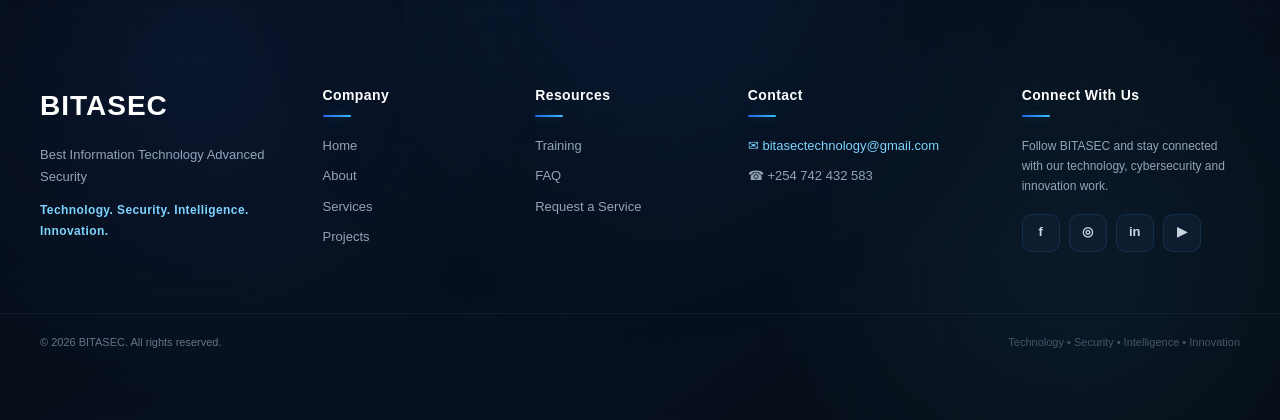
<file: frontend/projects.html>
<!DOCTYPE html>

<html lang="en">
<head>
<meta charset="utf-8"/>
<meta content="width=device-width, initial-scale=1.0" name="viewport"/>
<meta name="description" content="Discover BITASEC projects in cybersecurity, artificial intelligence, IoT, networking, and engineering innovation.">
<title>Technology & Engineering Projects | BITASEC</title>
<link href="assets/css/style.css" rel="stylesheet"/>
    <link rel="stylesheet" href="assets/css/footer.css">
<link rel="stylesheet" href="assets/css/cookie-consent.css">
    <link rel="canonical" href="https://bitasec.mumberedieumerci203.workers.dev/projects">
</head>
<body>
<header class="site-header">
    <nav class="navbar">

        <a href="index.html" class="logo">
            BITASEC
        </a>

        <button
            class="mobile-menu-toggle"
            type="button"
            aria-label="Open menu"
            aria-expanded="false"
        >
            ☰
        </button>

        <div class="nav-links">

            <a href="index.html" data-i18n="nav_home">
                Home
            </a>

            <a href="about.html" class="" data-i18n="nav_about">
                About
            </a>

            

            <a href="services.html" class="" data-i18n="nav_services">
                Services
            </a>

            <a href="projects.html" class="active" data-i18n="nav_projects">
                Projects
            </a>

            <a href="training.html" class="" data-i18n="nav_training">
                Training
            </a>

            <a href="faq.html" class="" data-i18n="nav_faq">
                FAQ
            </a>

            <a
                href="contact.html"
                class="nav-cta"
                data-i18n="nav_contact"
            >
                Request a Service
            </a>

        </div>

        <select
            id="languageSelector"
            aria-label="Language"
        >
            <option value="en">English</option>
            <option value="fr">Français</option>
            <option value="es">Español</option>
            <option value="pt">Português</option>
            <option value="sw">Kiswahili</option>
            <option value="de">Deutsch</option>
            <option value="ar">العربية</option>
            <option value="zh">中文</option>
            <option value="hi">हिन्दी</option>
            <option value="ja">日本語</option>
        </select>

    </nav>
</header>
<main>
<section class="hero">
<div class="container">
<p class="eyebrow" data-i18n="projects_text_168">BITASEC PROJECTS</p>
<h1 data-i18n="projects_text_169">
            Innovation through
            <span>technology.</span>
</h1>
<p class="hero-text" data-i18n="projects_text_170">
            Explore practical technology projects developed around
            cybersecurity, artificial intelligence, networking,
            IoT and smart technology.
        </p>
<div class="actions">
<a class="btn primary" href="contact.html">
                Start a Project
            </a>
<a class="btn secondary" href="services.html">
                Our Services
            </a>
</div>
</div>
</section>
<section class="section">
<div class="container">
<p class="eyebrow" data-i18n="projects_text_171">SELECTED PROJECTS</p>
<h2 data-i18n="projects_text_172">Technology in action</h2>
<div class="cards">
<article class="card">
<h3 data-i18n="projects_text_173">Cybersecurity Operations Platform</h3>
<p data-i18n="projects_text_174">
                    A security operations platform designed to help
                    organizations monitor security events, investigate
                    incidents and improve their cybersecurity visibility.
                </p>
<p data-i18n="projects_text_175">
<strong>Focus:</strong>
                    Cybersecurity, SOC, Threat Monitoring and AI
                </p>
</article>
<article class="card">
<h3 data-i18n="projects_text_176">Smart Home Automation</h3>
<p data-i18n="projects_text_177">
                    An IoT-based smart environment using connected
                    sensors and devices to automate lighting,
                    monitoring and other household functions.
                </p>
<p data-i18n="projects_text_178">
<strong>Focus:</strong>
                    IoT, Sensors, Automation and Smart Homes
                </p>
</article>
<article class="card">
<h3 data-i18n="projects_text_179">AI-Powered Solutions</h3>
<p data-i18n="projects_text_180">
                    Intelligent applications that use artificial
                    intelligence to support automation, analysis,
                    decision-making and organizational processes.
                </p>
<p data-i18n="projects_text_181">
<strong>Focus:</strong>
                    AI, Automation and Data Analysis
                </p>
</article>
<article class="card">
<h3 data-i18n="projects_text_182">Smart Technology Solutions</h3>
<p data-i18n="projects_text_183">
                    Connected technology systems combining sensors,
                    software and intelligent control to solve
                    practical problems.
                </p>
<p data-i18n="projects_text_184">
<strong>Focus:</strong>
                    IoT, AI and Embedded Systems
                </p>
</article>
<article class="card">
<h3 data-i18n="projects_text_185">Network Infrastructure</h3>
<p data-i18n="projects_text_186">
                    Network infrastructure projects involving routing,
                    switching, wireless connectivity, servers and
                    secure communication environments.
                </p>
<p data-i18n="projects_text_187">
<strong>Focus:</strong>
                    Networking, Security and Infrastructure
                </p>
</article>
<article class="card">
<h3 data-i18n="projects_text_188">Technology Training Systems</h3>
<p data-i18n="projects_text_189">
                    Practical technology learning environments designed
                    to help students and professionals develop skills in
                    cybersecurity, networking, programming and emerging
                    technologies.
                </p>
<p data-i18n="projects_text_190">
<strong>Focus:</strong>
                    Training, Labs and Technology Education
                </p>
</article>
</div>
</div>
</section>
<section class="section alt">
<div class="container">
<p class="eyebrow" data-i18n="projects_text_191">TECHNOLOGY AREAS</p>
<h2 data-i18n="projects_text_192">What our projects can combine</h2>
<div class="solution-grid">
<div>
<h3 data-i18n="projects_text_193">Cybersecurity</h3>
<p data-i18n="projects_text_194">
                    Security monitoring, threat detection,
                    vulnerability management and secure infrastructure.
                </p>
</div>
<div>
<h3 data-i18n="projects_text_195">Artificial Intelligence</h3>
<p data-i18n="projects_text_196">
                    Machine learning, intelligent automation,
                    analytics and AI-assisted applications.
                </p>
</div>
<div>
<h3 data-i18n="projects_text_197">IoT</h3>
<p data-i18n="projects_text_198">
                    Sensors, connected devices, embedded systems
                    and real-time monitoring.
                </p>
</div>
<div>
<h3 data-i18n="projects_text_199">Networking</h3>
<p data-i18n="projects_text_200">
                    Enterprise networks, routing, switching,
                    wireless infrastructure and secure connectivity.
                </p>
</div>
</div>
</div>
</section>
<section class="section contact">
<div class="container">
<p class="eyebrow" data-i18n="projects_text_201">YOUR IDEA</p>
<h2 data-i18n="projects_text_202">Have a project in mind?</h2>
<p data-i18n="projects_text_203">
            Whether you need a cybersecurity system, network,
            AI application, IoT solution or technology training
            platform, tell us about your idea.
        </p>
<div class="actions">
<a class="btn primary" href="contact.html">
                Discuss Your Project
            </a>
<a class="btn secondary" href="services.html">
                Explore Services
            </a>
</div>
</div>
</section>
</main>

<script src="assets/js/translations.js"></script>
<script src="assets/js/page_translations.js"></script>
<script src="assets/js/main.js"></script>

<footer class="bitasec-footer">

    <div class="footer-glow"></div>

    <div class="footer-container">

        <!-- Brand -->
        <div class="footer-brand">

            <a href="index.html" class="footer-logo">
                BITASEC
            </a>

            <p>
                Best Information Technology Advanced Security
            </p>

            <p class="footer-tagline">
                Technology. Security. Intelligence. Innovation.
            </p>

        </div>


        <!-- Company -->
        <div class="footer-column">

            <h3>Company</h3>

            <a href="index.html" data-i18n="nav_home">
                Home
            </a>

            <a href="about.html" data-i18n="nav_about">
                About
            </a>

            

            <a href="services.html" data-i18n="nav_services">
                Services
            </a>

            <a href="projects.html" data-i18n="nav_projects">
                Projects
            </a>

        </div>


        <!-- Resources -->
        <div class="footer-column">

            <h3>Resources</h3>

            <a href="training.html" data-i18n="nav_training">
                Training
            </a>

            <a href="faq.html" data-i18n="nav_faq">
                FAQ
            </a>

            <a href="contact.html" data-i18n="nav_contact">
                Request a Service
            </a>

        </div>


        <!-- Contact -->
        <div class="footer-column footer-contact">

            <h3>Contact</h3>

            <a href="mailto:bitasectechnology@gmail.com">
                ✉ bitasectechnology@gmail.com
            </a>

            <a
                href="https://wa.me/254742432583"
                target="_blank"
                rel="noopener noreferrer"
            >
                ☎ +254 742 432 583
            </a>

        </div>


        <!-- Social Media -->
        <div class="footer-column footer-social">

            <h3>Connect With Us</h3>

            <p>
                Follow BITASEC and stay connected with our
                technology, cybersecurity and innovation work.
            </p>

            <div class="social-links">

                <a
                    href="#"
                    aria-label="Facebook"
                    title="Facebook"
                >
                    f
                </a>

                <a
                    href="#"
                    aria-label="Instagram"
                    title="Instagram"
                >
                    ◎
                </a>

                <a
                    href="#"
                    aria-label="LinkedIn"
                    title="LinkedIn"
                >
                    in
                </a>

                <a
                    href="#"
                    aria-label="YouTube"
                    title="YouTube"
                >
                    ▶
                </a>

            </div>

        </div>

    </div>


    <!-- Bottom -->
    <div class="footer-bottom">

        <div class="footer-container footer-bottom-inner">

            <p>
                © 2026 BITASEC. All rights reserved.
            </p>

            <p>
                Technology • Security • Intelligence • Innovation
            </p>

        </div>

    </div>

</footer>


<script src="assets/js/cookie-consent.js" defer></script>
</body>
</html>
</file>
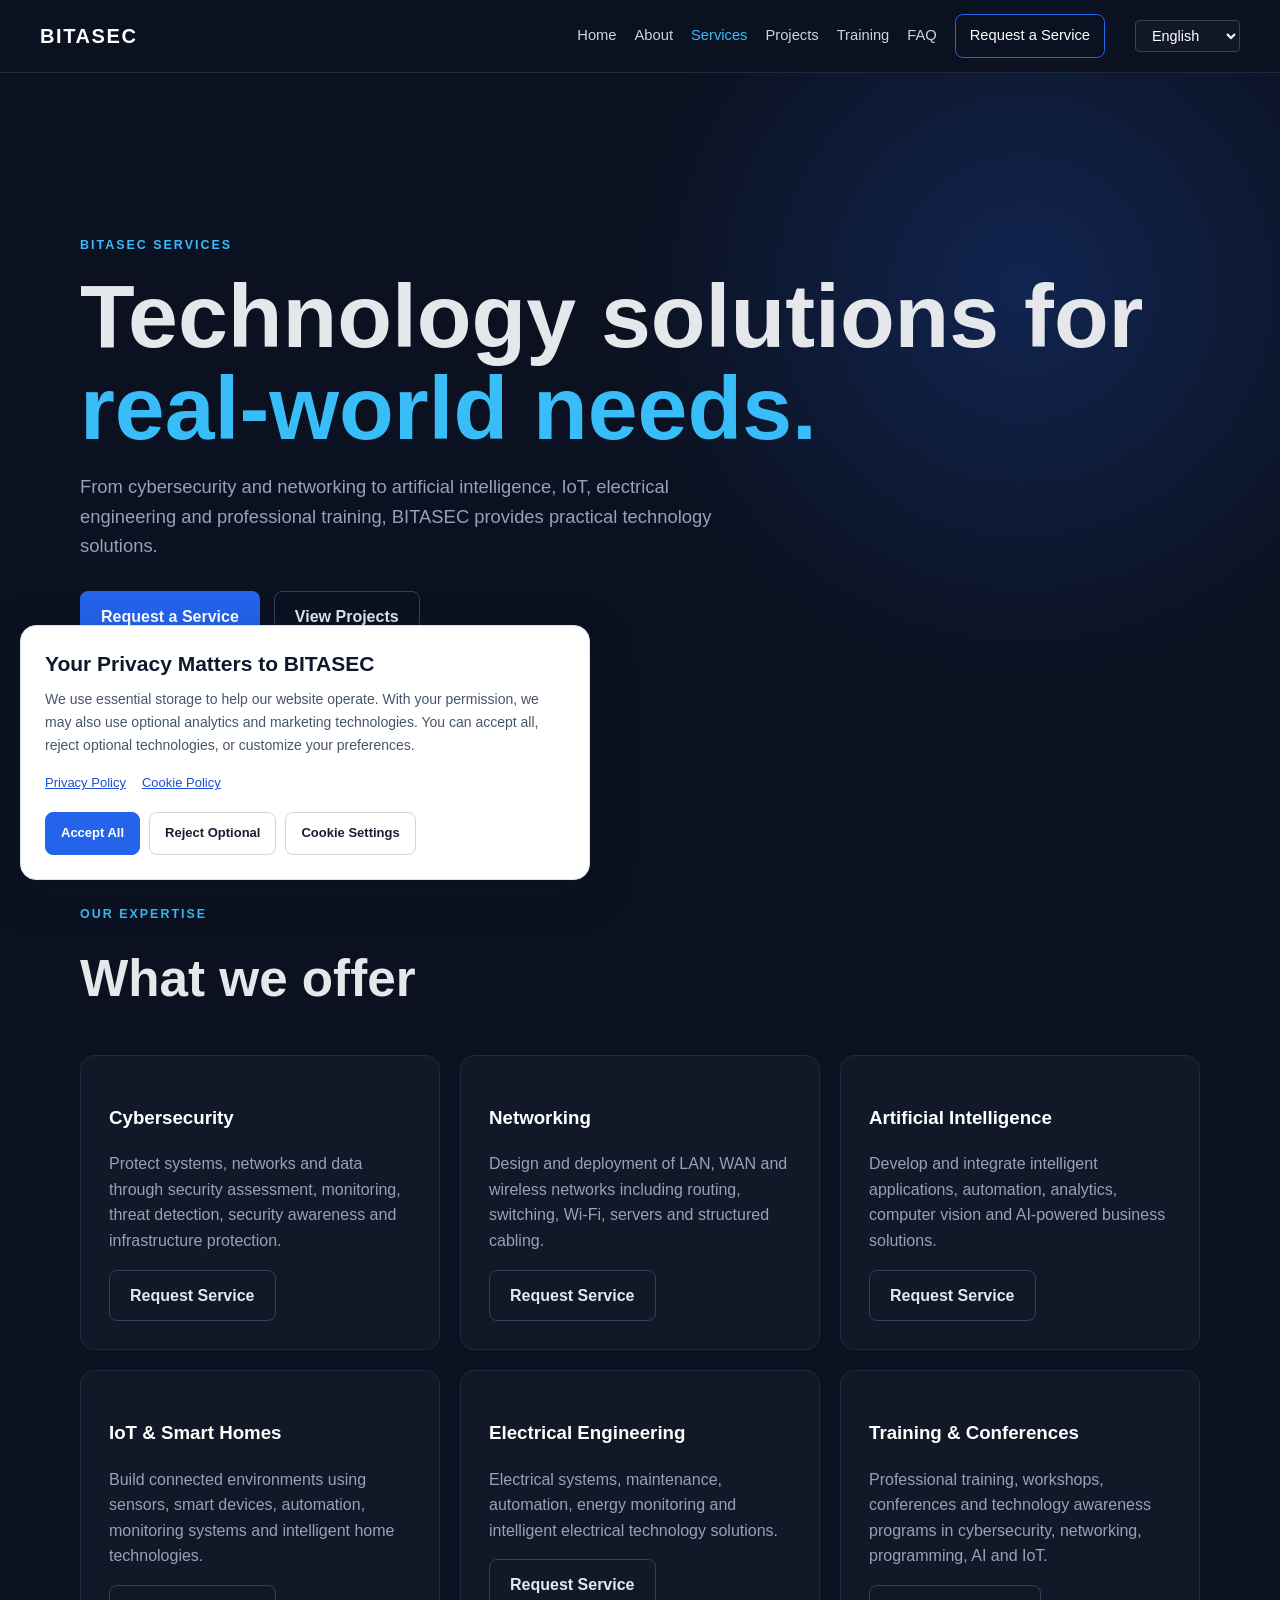
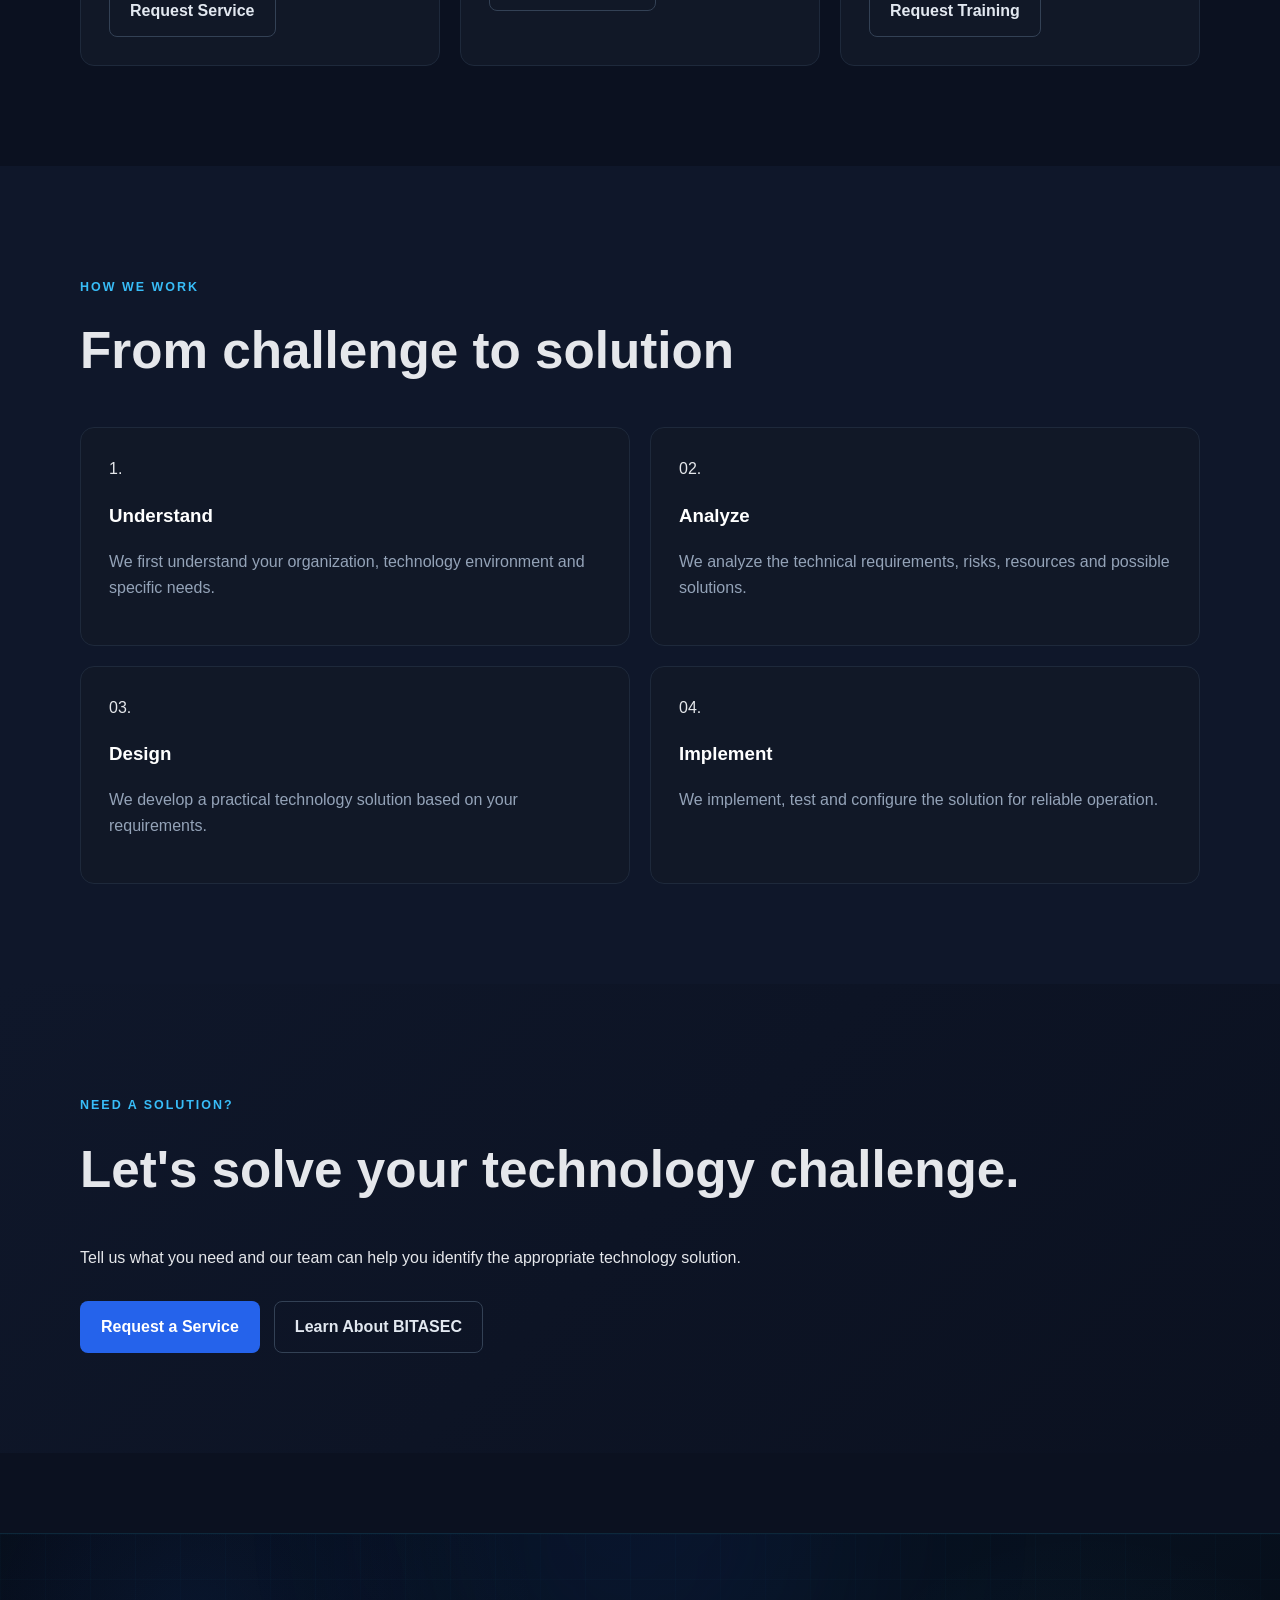
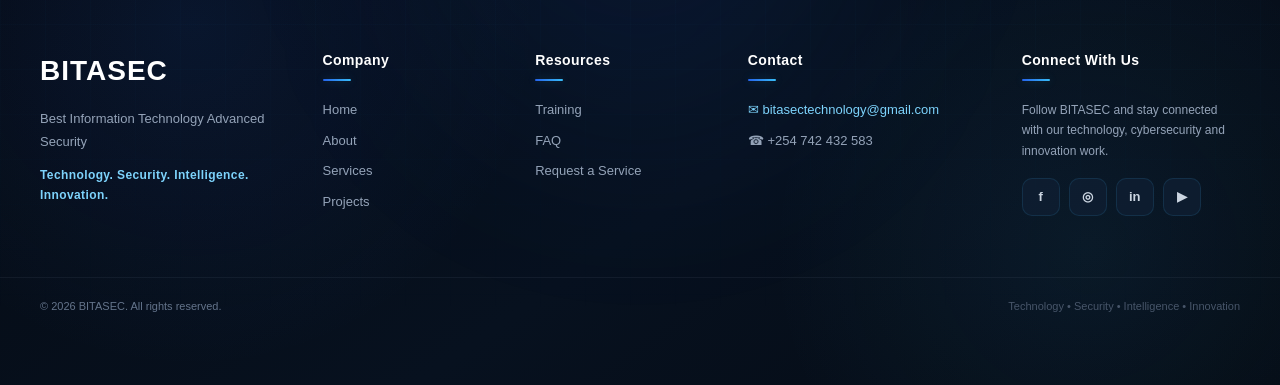
<file: frontend/services.html>
<!DOCTYPE html>
<html lang="en">
<head>
<meta charset="utf-8"/>
<meta content="width=device-width, initial-scale=1.0" name="viewport"/>
<meta name="description" content="Explore BITASEC services in cybersecurity, network engineering, AI solutions, IoT and smart homes, and electrical engineering.">
<title>Technology & Cybersecurity Services | BITASEC</title>
<link href="assets/css/style.css" rel="stylesheet"/>
<link rel="stylesheet" href="assets/css/footer.css">
<style>
    /* Direct Language Switcher Styling & Fallback safety */
    #languageSelector {
        padding: 6px 12px;
        border-radius: 4px;
        background-color: var(--bg-card, #111827);
        color: var(--text-color, #ffffff);
        border: 1px solid var(--border-color, #374151);
        cursor: pointer;
        font-size: 0.9rem;
    }
    #languageSelector option {
        background-color: #111827;
        color: #ffffff;
    }
</style>
<link rel="stylesheet" href="assets/css/cookie-consent.css">
    <link rel="canonical" href="https://bitasec.mumberedieumerci203.workers.dev/services">
</head>
<body>
<header class="site-header">
    <nav class="navbar">

        <a href="index.html" class="logo">
            BITASEC
        </a>

        <button
            class="mobile-menu-toggle"
            type="button"
            aria-label="Open menu"
            aria-expanded="false"
        >
            ☰
        </button>

        <div class="nav-links">

            <a href="index.html" data-i18n="nav_home">Home</a>
            <a href="about.html" class="" data-i18n="nav_about">About</a>
            
            <a href="services.html" class="active" data-i18n="nav_services">Services</a>
            <a href="projects.html" class="" data-i18n="nav_projects">Projects</a>
            <a href="training.html" class="" data-i18n="nav_training">Training</a>
            <a href="faq.html" class="" data-i18n="nav_faq">FAQ</a>
            <a href="contact.html" class="nav-cta" data-i18n="nav_contact">Request a Service</a>

        </div>

        <select id="languageSelector" aria-label="Language">
            <option value="en">English</option>
            <option value="fr">Français</option>
            <option value="sw">Kiswahili</option>
            <option value="es">Español</option>
        </select>

    </nav>
</header>

<main>
<section class="hero">
<div class="container">
<p class="eyebrow" data-i18n="services_text_206">BITASEC SERVICES</p>
<h1 data-i18n="services_text_207">
            Technology solutions for
            <span>real-world needs.</span>
</h1>
<p class="hero-text" data-i18n="services_text_208">
            From cybersecurity and networking to artificial intelligence,
            IoT, electrical engineering and professional training,
            BITASEC provides practical technology solutions.
        </p>
<div class="actions">
<a class="btn primary" data-i18n="nav_contact" href="contact.html">Request a Service</a>
<a class="btn secondary" data-i18n="services_view_projects_btn" href="projects.html">View Projects</a>
</div>
</div>
</section>

<section class="section">
<div class="container">
<p class="eyebrow" data-i18n="services_text_209">OUR EXPERTISE</p>
<h2 data-i18n="services_text_210">What we offer</h2>
<div class="cards">
<article class="card">
<h3 data-i18n="services_text_211">Cybersecurity</h3>
<p data-i18n="services_text_212">
                    Protect systems, networks and data through
                    security assessment, monitoring, threat detection,
                    security awareness and infrastructure protection.
                </p>
<a class="btn secondary" data-i18n="services_request_service_btn" href="contact.html">Request Service</a>
</article>
<article class="card">
<h3 data-i18n="services_text_213">Networking</h3>
<p data-i18n="services_text_214">
                    Design and deployment of LAN, WAN and wireless
                    networks including routing, switching, Wi-Fi,
                    servers and structured cabling.
                </p>
<a class="btn secondary" data-i18n="services_request_service_btn" href="contact.html">Request Service</a>
</article>
<article class="card">
<h3 data-i18n="services_text_215">Artificial Intelligence</h3>
<p data-i18n="services_text_216">
                    Develop and integrate intelligent applications,
                    automation, analytics, computer vision and
                    AI-powered business solutions.
                </p>
<a class="btn secondary" data-i18n="services_request_service_btn" href="contact.html">Request Service</a>
</article>
<article class="card">
<h3 data-i18n="services_text_217">IoT &amp; Smart Homes</h3>
<p data-i18n="services_text_218">
                    Build connected environments using sensors,
                    smart devices, automation, monitoring systems
                    and intelligent home technologies.
                </p>
<a class="btn secondary" data-i18n="services_request_service_btn" href="contact.html">Request Service</a>
</article>
<article class="card">
<h3 data-i18n="services_text_219">Electrical Engineering</h3>
<p data-i18n="services_text_220">
                    Electrical systems, maintenance, automation,
                    energy monitoring and intelligent electrical
                    technology solutions.
                </p>
<a class="btn secondary" data-i18n="services_request_service_btn" href="contact.html">Request Service</a>
</article>
<article class="card">
<h3 data-i18n="services_text_221">Training &amp; Conferences</h3>
<p data-i18n="services_text_222">
                    Professional training, workshops, conferences
                    and technology awareness programs in cybersecurity,
                    networking, programming, AI and IoT.
                </p>
<a class="btn secondary" data-i18n="services_request_training_btn" href="contact.html">Request Training</a>
</article>
</div>
</div>
</section>

<section class="section alt">
<div class="container">
<p class="eyebrow" data-i18n="services_text_223">HOW WE WORK</p>
<h2 data-i18n="services_text_224">From challenge to solution</h2>
<div class="solution-grid">
<div>
<span data-i18n="services_step_1_num">1.</span> 
<h3 data-i18n="services_text_225">Understand</h3>
<p data-i18n="services_text_226">We first understand your organization, technology environment and specific needs.</p>
</div>
<div>
<span data-i18n="services_step_2_num">02.</span> 
<h3 data-i18n="services_text_227">Analyze</h3>
<p data-i18n="services_text_228">We analyze the technical requirements, risks, resources and possible solutions.</p>
</div>
<div>
<span data-i18n="services_step_3_num">03.</span> 
<h3 data-i18n="services_text_229">Design</h3>
<p data-i18n="services_text_230">We develop a practical technology solution based on your requirements.</p>
</div>
<div>
<span data-i18n="services_step_4_num">04.</span> 
<h3 data-i18n="services_text_231">Implement</h3>
<p data-i18n="services_text_232">We implement, test and configure the solution for reliable operation.</p>
</div>
</div>
</div>
</section>

<section class="section contact">
<div class="container">
<p class="eyebrow" data-i18n="services_text_233">NEED A SOLUTION?</p>
<h2 data-i18n="services_text_234">Let's solve your technology challenge.</h2>
<p data-i18n="services_text_235">
            Tell us what you need and our team can help you
            identify the appropriate technology solution.
        </p>
<div class="actions">
<a class="btn primary" data-i18n="nav_contact" href="contact.html">Request a Service</a>
<a class="btn secondary" data-i18n="services_about_btn" href="about.html">Learn About BITASEC</a>
</div>
</div>
</section>
</main>

<footer class="bitasec-footer">
    <div class="footer-glow"></div>
    <div class="footer-container">
        <div class="footer-brand">
            <a href="index.html" class="footer-logo">BITASEC</a>
            <p data-i18n="footer_brand_desc">Best Information Technology Advanced Security</p>
            <p class="footer-tagline" data-i18n="footer_tagline">Technology. Security. Intelligence. Innovation.</p>
        </div>
        <div class="footer-column">
            <h3 data-i18n="footer_company_title">Company</h3>
            <a href="index.html" data-i18n="nav_home">Home</a>
            <a href="about.html" data-i18n="nav_about">About</a>
            
            <a href="services.html" data-i18n="nav_services">Services</a>
            <a href="projects.html" data-i18n="nav_projects">Projects</a>
        </div>
        <div class="footer-column">
            <h3 data-i18n="footer_resources_title">Resources</h3>
            <a href="training.html" data-i18n="nav_training">Training</a>
            <a href="faq.html" data-i18n="nav_faq">FAQ</a>
            <a href="contact.html" data-i18n="nav_contact">Request a Service</a>
        </div>
        <div class="footer-column footer-contact">
            <h3 data-i18n="footer_contact_title">Contact</h3>
            <a href="mailto:bitasectechnology@gmail.com">✉ bitasectechnology@gmail.com</a>
            <a href="https://wa.me/254742432583" target="_blank" rel="noopener noreferrer">☎ +254 742 432 583</a>
        </div>
        <div class="footer-column footer-social">
            <h3 data-i18n="footer_social_title">Connect With Us</h3>
            <p data-i18n="footer_social_desc">Follow BITASEC and stay connected with our technology, cybersecurity and innovation work.</p>
            <div class="social-links">
                <a href="#" aria-label="Facebook">f</a>
                <a href="#" aria-label="Instagram">◎</a>
                <a href="#" aria-label="LinkedIn">in</a>
                <a href="#" aria-label="YouTube">▶</a>
            </div>
        </div>
    </div>
    <div class="footer-bottom">
        <div class="footer-container footer-bottom-inner">
            <p data-i18n="footer_copyright">© 2026 BITASEC. All rights reserved.</p>
            <p data-i18n="footer_bottom_tagline">Technology • Security • Intelligence • Innovation</p>
        </div>
    </div>
</footer>

<!-- Embedded Translation Engine Script supporting exactly en, fr, sw, es -->
<script>
const siteTranslations = {
    en: {
        nav_home: "Home",
        nav_about: "About",
        nav_team: "Meet the Team",
        nav_services: "Services",
        nav_projects: "Projects",
        nav_training: "Training",
        nav_faq: "FAQ",
        nav_contact: "Request a Service",
        
        services_text_206: "BITASEC SERVICES",
        services_text_207: 'Technology solutions for <span>real-world needs.</span>',
        services_text_208: "From cybersecurity and networking to artificial intelligence, IoT, electrical engineering and professional training, BITASEC provides practical technology solutions.",
        services_view_projects_btn: "View Projects",
        
        services_text_209: "OUR EXPERTISE",
        services_text_210: "What we offer",
        
        services_text_211: "Cybersecurity",
        services_text_212: "Protect systems, networks and data through security assessment, monitoring, threat detection, security awareness and infrastructure protection.",
        services_request_service_btn: "Request Service",
        
        services_text_213: "Networking",
        services_text_214: "Design and deployment of LAN, WAN and wireless networks including routing, switching, Wi-Fi, servers and structured cabling.",
        
        services_text_215: "Artificial Intelligence",
        services_text_216: "Develop and integrate intelligent applications, automation, analytics, computer vision and AI-powered business solutions.",
        
        services_text_217: "IoT & Smart Homes",
        services_text_218: "Build connected environments using sensors, smart devices, automation, monitoring systems and intelligent home technologies.",
        
        services_text_219: "Electrical Engineering",
        services_text_220: "Electrical systems, maintenance, automation, energy monitoring and intelligent electrical technology solutions.",
        
        services_text_221: "Training & Conferences",
        services_text_222: "Professional training, workshops, conferences and technology awareness programs in cybersecurity, networking, programming, AI and IoT.",
        services_request_training_btn: "Request Training",
        
        services_text_223: "HOW WE WORK",
        services_text_224: "From challenge to solution",
        services_step_1_num: "1.",
        services_text_225: "Understand",
        services_text_226: "We first understand your organization, technology environment and specific needs.",
        services_step_2_num: "02.",
        services_text_227: "Analyze",
        services_text_228: "We analyze the technical requirements, risks, resources and possible solutions.",
        services_step_3_num: "03.",
        services_text_229: "Design",
        services_text_230: "We develop a practical technology solution based on your requirements.",
        services_step_4_num: "04.",
        services_text_231: "Implement",
        services_text_232: "We implement, test and configure the solution for reliable operation.",
        
        services_text_233: "NEED A SOLUTION?",
        services_text_234: "Let's solve your technology challenge.",
        services_text_235: "Tell us what you need and our team can help you identify the appropriate technology solution.",
        services_about_btn: "Learn About BITASEC",
        
        footer_brand_desc: "Best Information Technology Advanced Security",
        footer_tagline: "Technology. Security. Intelligence. Innovation.",
        footer_company_title: "Company",
        footer_resources_title: "Resources",
        footer_contact_title: "Contact",
        footer_social_title: "Connect With Us",
        footer_social_desc: "Follow BITASEC and stay connected with our technology, cybersecurity and innovation work.",
        footer_copyright: "© 2026 BITASEC. All rights reserved.",
        footer_bottom_tagline: "Technology • Security • Intelligence • Innovation"
    },
    fr: {
        nav_home: "Accueil",
        nav_about: "À propos",
        nav_team: "Notre Équipe",
        nav_services: "Services",
        nav_projects: "Projets",
        nav_training: "Formation",
        nav_faq: "FAQ",
        nav_contact: "Demander un Service",
        
        services_text_206: "SERVICES BITASEC",
        services_text_207: 'Solutions technologiques pour <span>besoins réels.</span>',
        services_text_208: "De la cybersécurité et des réseaux à l'intelligence artificielle, l'IoT, l'ingénierie électrique et la formation professionnelle, BITASEC propose des solutions technologiques pratiques.",
        services_view_projects_btn: "Voir les Projets",
        
        services_text_209: "NOTRE EXPERTISE",
        services_text_210: "Ce que nous offrons",
        
        services_text_211: "Cybersécurité",
        services_text_212: "Protéger les systèmes, réseaux et données grâce à l'évaluation de la sécurité, la surveillance, la détection des menaces et la protection des infrastructures.",
        services_request_service_btn: "Demander le Service",
        
        services_text_213: "Réseaux",
        services_text_214: "Conception et déploiement de réseaux LAN, WAN et sans fil, incluant routage, commutation, Wi-Fi, serveurs et câblage structuré.",
        
        services_text_215: "Intelligence Artificielle",
        services_text_216: "Développer et intégrer des applications intelligentes, l'automatisation, l'analytique, la vision par ordinateur et des solutions d'affaires propulsées par l'IA.",
        
        services_text_217: "IoT & Maison Intelligente",
        services_text_218: "Construire des environnements connectés utilisant des capteurs, des appareils intelligents, l'automatisation et des technologies de maison intelligente.",
        
        services_text_219: "Génie Électrique",
        services_text_220: "Systèmes électriques, maintenance, automatisation, surveillance énergétique et solutions technologiques électriques intelligentes.",
        
        services_text_221: "Formation & Conférences",
        services_text_222: "Formations professionnelles, ateliers, conférences et programmes de sensibilisation technologique en cybersécurité, réseaux, programmation, IA et IoT.",
        services_request_training_btn: "Demander une Formation",
        
        services_text_223: "COMMENT NOUS TRAVAILLONS",
        services_text_224: "Du défi à la solution",
        services_step_1_num: "1.",
        services_text_225: "Comprendre",
        services_text_226: "Nous comprenons d'abord votre organisation, votre environnement technologique et vos besoins spécifiques.",
        services_step_2_num: "02.",
        services_text_227: "Analyser",
        services_text_228: "Nous analysons les exigences techniques, les risques, les ressources et les solutions possibles.",
        services_step_3_num: "03.",
        services_text_229: "Concevoir",
        services_text_230: "Nous développons une solution technologique pratique basée sur vos exigences.",
        services_step_4_num: "04.",
        services_text_231: "Mettre en œuvre",
        services_text_232: "Nous implémentons, testons et configurons la solution pour un fonctionnement fiable.",
        
        services_text_233: "BESOIN D'UNE SOLUTION ?",
        services_text_234: "Résolvons votre défi technologique.",
        services_text_235: "Dites-nous ce dont vous avez besoin et notre équipe vous aidera à identifier la solution technologique appropriée.",
        services_about_btn: "En savoir plus sur BITASEC",
        
        footer_brand_desc: "Best Information Technology Advanced Security",
        footer_tagline: "Technologie. Sécurité. Intelligence. Innovation.",
        footer_company_title: "Entreprise",
        footer_resources_title: "Ressources",
        footer_contact_title: "Contact",
        footer_social_title: "Restez Connectés",
        footer_social_desc: "Suivez BITASEC et restez connecté à notre travail en technologie, cybersécurité et innovation.",
        footer_copyright: "© 2026 BITASEC. Tous droits réservés.",
        footer_bottom_tagline: "Technologie • Sécurité • Intelligence • Innovation"
    },
    sw: {
        nav_home: "Nyumbani",
        nav_about: "Kuhusu Sisi",
        nav_team: "Kutana na Timu",
        nav_services: "Huduma",
        nav_projects: "Miradi",
        nav_training: "Mafunzo",
        nav_faq: "Maswali Yanayoulizwa Mara kwa Mara",
        nav_contact: "Omba Huduma",
        
        services_text_206: "HUDUMA ZA BITASEC",
        services_text_207: 'Suluhisho za kiteknolojia kwa ajili ya <span>mahitaji ya ulimwengu halisi.</span>',
        services_text_208: "Kutoka kwa usalama wa mtandao na mawasiliano hadi akili bandia, IoT, uhandisi wa umeme na mafunzo ya kitaalamu, BITASEC inatoa suluhisho za vitendo za kiteknolojia.",
        services_view_projects_btn: "Tazama Miradi",
        
        services_text_209: "UTAALAM WETU",
        services_text_210: "Tunachotoa",
        
        services_text_211: "Usalama wa Mtandao (Cybersecurity)",
        services_text_212: "Kulinda mifumo, mitandao na data kupitia tathmini ya usalama, ufuatiliaji, ugunduzi wa vitisho, uelewa wa usalama na ulinzi wa miundombinu.",
        services_request_service_btn: "Omba Huduma",
        
        services_text_213: "Mitandao",
        services_text_214: "Ubunifu na usambazaji wa mitandao ya LAN, WAN na isiyo na waya ikiwa ni pamoja na uelekezaji, kubadilisha, Wi-Fi, seva na nyaya zilizopangwa.",
        
        services_text_215: "Akili Bandia (AI)",
        services_text_216: "Kuunda na kuunganisha programu tumizi zenye akili, otomatiki, uchanganuzi, maono ya kompyuta na suluhu za biashara zinazotumia AI.",
        
        services_text_217: "IoT & Nyumba Mahiri",
        services_text_218: "Kujenga mazingira yaliyounganishwa kwa kutumia vitambuzi, vifaa mahiri, otomatiki, mifumo ya ufuatiliaji na teknolojia za nyumba mahiri.",
        
        services_text_219: "Uhandisi wa Umeme",
        services_text_220: "Mifumo ya umeme, matengenezo, otomatiki, ufuatiliaji wa n الطاقة na suluhu za teknolojia ya umeme zenye akili.",
        
        services_text_221: "Mafunzo & Mikutano",
        services_text_222: "Mafunzo ya kitaalamu, warsha, mikutano na programu za uhamasishaji wa kiteknolojia katika usalama wa mtandao, mitandao, programu, AI na IoT.",
        services_request_training_btn: "Omba Mafunzo",
        
        services_text_223: "JINSI TUNAVYOFANYA KAZI",
        services_text_224: "Kutoka kwa changamoto hadi suluhisho",
        services_step_1_num: "1.",
        services_text_225: "Kuelewa",
        services_text_226: "Kwanza tunaelewa shirika lako, mazingira ya kiteknolojia na mahitaji yako maalum.",
        services_step_2_num: "02.",
        services_text_227: "Kuchambua",
        services_text_228: "Tunachambua mahitaji ya kiufundi, hatari, rasilimali na suluhu zinazowezekana.",
        services_step_3_num: "03.",
        services_text_229: "Kusanifu",
        services_text_230: "Tunatengeneza suluhisho la vitendo la kiteknolojia kulingana na mahitaji yako.",
        services_step_4_num: "04.",
        services_text_231: "Kutekeleza",
        services_text_232: "Tunatekeleza, tunajaribu na tunasawazisha suluhisho kwa utendaji wa kuaminika.",
        
        services_text_233: "UNAHITAJI SULUHISHO?",
        services_text_234: "Tutatue changamoto yako ya kiteknolojia.",
        services_text_235: "Tuambie unachohitaji na timu yetu inaweza kukusaidia kutambua suluhisho sahihi la kiteknolojia.",
        services_about_btn: "Jifunze Kuhusu BITASEC",
        
        footer_brand_desc: "Best Information Technology Advanced Security",
        footer_tagline: "Teknolojia. Usalama. Akili. Ubunifu.",
        footer_company_title: "Kampuni",
        footer_resources_title: "Rasilimali",
        footer_contact_title: "Wasiliana",
        footer_social_title: "Ungana Nasi",
        footer_social_desc: "Fuata BITASEC na ukae ukiwa umeunganishwa na kazi zetu za teknolojia, usalama wa mtandao na ubunifu.",
        footer_copyright: "© 2026 BITASEC. Haki zote zimehifadhiwa.",
        footer_bottom_tagline: "Teknolojia • Usalama • Akili • Ubunifu"
    },
    es: {
        nav_home: "Inicio",
        nav_about: "Acerca de",
        nav_team: "Conoce al Equipo",
        nav_services: "Servicios",
        nav_projects: "Proyectos",
        nav_training: "Capacitación",
        nav_faq: "Preguntas Frecuentes",
        nav_contact: "Solicitar un Servicio",
        
        services_text_206: "SERVICIOS BITASEC",
        services_text_207: 'Soluciones tecnológicas para <span>necesidades del mundo real.</span>',
        services_text_208: "Desde ciberseguridad y redes hasta inteligencia artificial, IoT, ingeniería eléctrica y capacitación profesional, BITASEC ofrece soluciones tecnológicas prácticas.",
        services_view_projects_btn: "Ver Proyectos",
        
        services_text_209: "NUESTRA EXPERTIZ",
        services_text_210: "Lo que ofrecemos",
        
        services_text_211: "Ciberseguridad",
        services_text_212: "Proteja sistemas, redes y datos mediante evaluación de seguridad, monitoreo, detección de amenazas, concientización sobre seguridad y protección de infraestructura.",
        services_request_service_btn: "Solicitar Servicio",
        
        services_text_213: "Redes",
        services_text_214: "Diseño y despliegue de redes LAN, WAN e inalámbricas, incluyendo enrutamiento, conmutación, Wi-Fi, servidores y cableado estructurado.",
        
        services_text_215: "Inteligencia Artificial",
        services_text_216: "Desarrolle e integre aplicaciones inteligentes, automatización, análisis, visión artificial y soluciones comerciales impulsadas por IA.",
        
        services_text_217: "IoT & Hogares Inteligentes",
        services_text_218: "Construya entornos conectados utilizando sensores, dispositivos inteligentes, automatización, sistemas de monitoreo y tecnologías para hogares inteligentes.",
        
        services_text_219: "Ingeniería Eléctrica",
        services_text_220: "Sistemas eléctricos, mantenimiento, automatización, monitoreo energético y soluciones tecnológicas eléctricas inteligentes.",
        
        services_text_221: "Capacitación y Conferencias",
        services_text_222: "Capacitación profesional, talleres, conferencias y programas de concientización tecnológica en ciberseguridad, redes, programación, IA e IoT.",
        services_request_training_btn: "Solicitar Capacitación",
        
        services_text_223: "CÓMO TRABAJAMOS",
        services_text_224: "Del desafío a la solución",
        services_step_1_num: "1.",
        services_text_225: "Comprender",
        services_text_226: "Primero entendemos su organización, su entorno tecnológico y sus necesidades específicas.",
        services_step_2_num: "02.",
        services_text_227: "Analizar",
        services_text_228: "Analizamos los requisitos técnicos, riesgos, recursos y posibles soluciones.",
        services_step_3_num: "03.",
        services_text_229: "Diseñar",
        services_text_230: "Desarrollamos una solución tecnológica práctica basada en sus requerimientos.",
        services_step_4_num: "04.",
        services_text_231: "Implementar",
        services_text_232: "Implementamos, probamos y configuramos la solución para una operación confiable.",
        
        services_text_233: "¿NECESITA UNA SOLUCIÓN?",
        services_text_234: "Resolvamos su desafío tecnológico.",
        services_text_235: "Cuéntenos qué necesita y nuestro equipo le ayudará a identificar la solución tecnológica adecuada.",
        services_about_btn: "Conozca sobre BITASEC",
        
        footer_brand_desc: "Best Information Technology Advanced Security",
        footer_tagline: "Tecnología. Seguridad. Inteligencia. Innovación.",
        footer_company_title: "Empresa",
        footer_resources_title: "Recursos",
        footer_contact_title: "Contacto",
        footer_social_title: "Conéctate con Nosotros",
        footer_social_desc: "Sigue a BITASEC y mantente conectado con nuestro trabajo en tecnología, ciberseguridad e innovación.",
        footer_copyright: "© 2026 BITASEC. Todos los derechos reservados.",
        footer_bottom_tagline: "Tecnología • Seguridad • Inteligencia • Innovación"
    }
};

document.addEventListener("DOMContentLoaded", () => {
    const selector = document.getElementById("languageSelector");
    if (!selector) return;

    // Check saved language or default to English
    const savedLang = localStorage.getItem("bitasec_lang") || "en";
    selector.value = savedLang;
    switchLanguage(savedLang);

    selector.addEventListener("change", (e) => {
        const lang = e.target.value;
        localStorage.setItem("bitasec_lang", lang);
        switchLanguage(lang);
    });
});

function switchLanguage(lang) {
    const dict = siteTranslations[lang] || siteTranslations["en"];
    const elements = document.querySelectorAll("[data-i18n]");

    elements.forEach(el => {
        const key = el.getAttribute("data-i18n");
        if (dict[key]) {
            // Use innerHTML to preserve spans or styling tags if present
            el.innerHTML = dict[key];
        }
    });

    document.documentElement.lang = lang;
}
</script>

<script src="assets/js/main.js"></script>
<script src="assets/js/cookie-consent.js" defer></script>
</body>
</html>
</file>
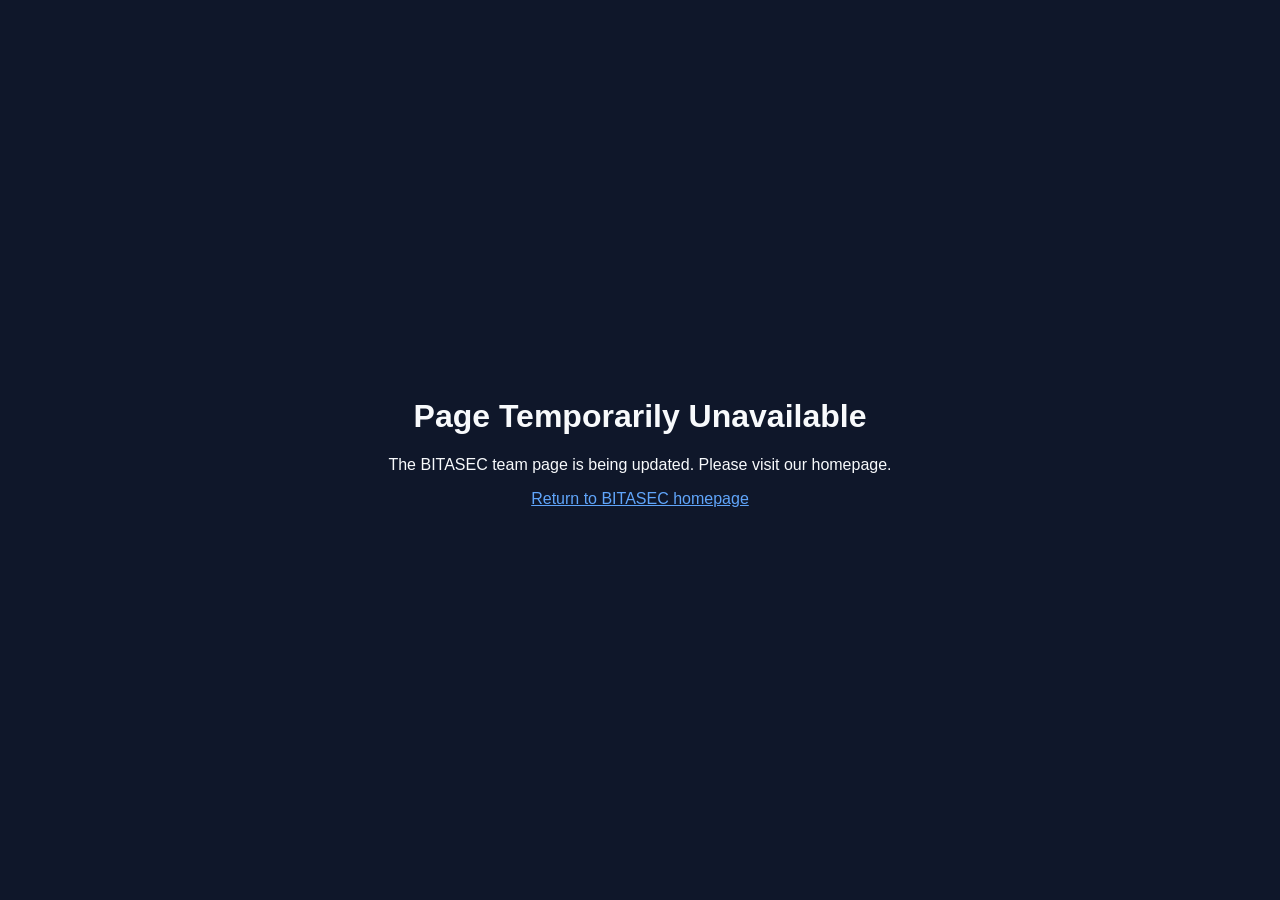
<file: frontend/team.html>
<!doctype html>
<html lang="en">
<head>
  <meta charset="utf-8">
  <meta name="robots" content="noindex, nofollow">
  <meta name="viewport" content="width=device-width, initial-scale=1">
  <meta http-equiv="refresh" content="5;url=/">
  <title>Page Temporarily Unavailable | BITASEC</title>
  <style>
    body {
      margin: 0;
      min-height: 100vh;
      display: grid;
      place-items: center;
      background: #0f172a;
      color: #f8fafc;
      font-family: Arial, sans-serif;
      text-align: center;
    }
    main { max-width: 560px; padding: 32px; }
    a { color: #60a5fa; }
  </style>
</head>
<body>
  <main>
    <h1>Page Temporarily Unavailable</h1>
    <p>The BITASEC team page is being updated. Please visit our homepage.</p>
    <p><a href="/">Return to BITASEC homepage</a></p>
  </main>
</body>
</html>
</file>
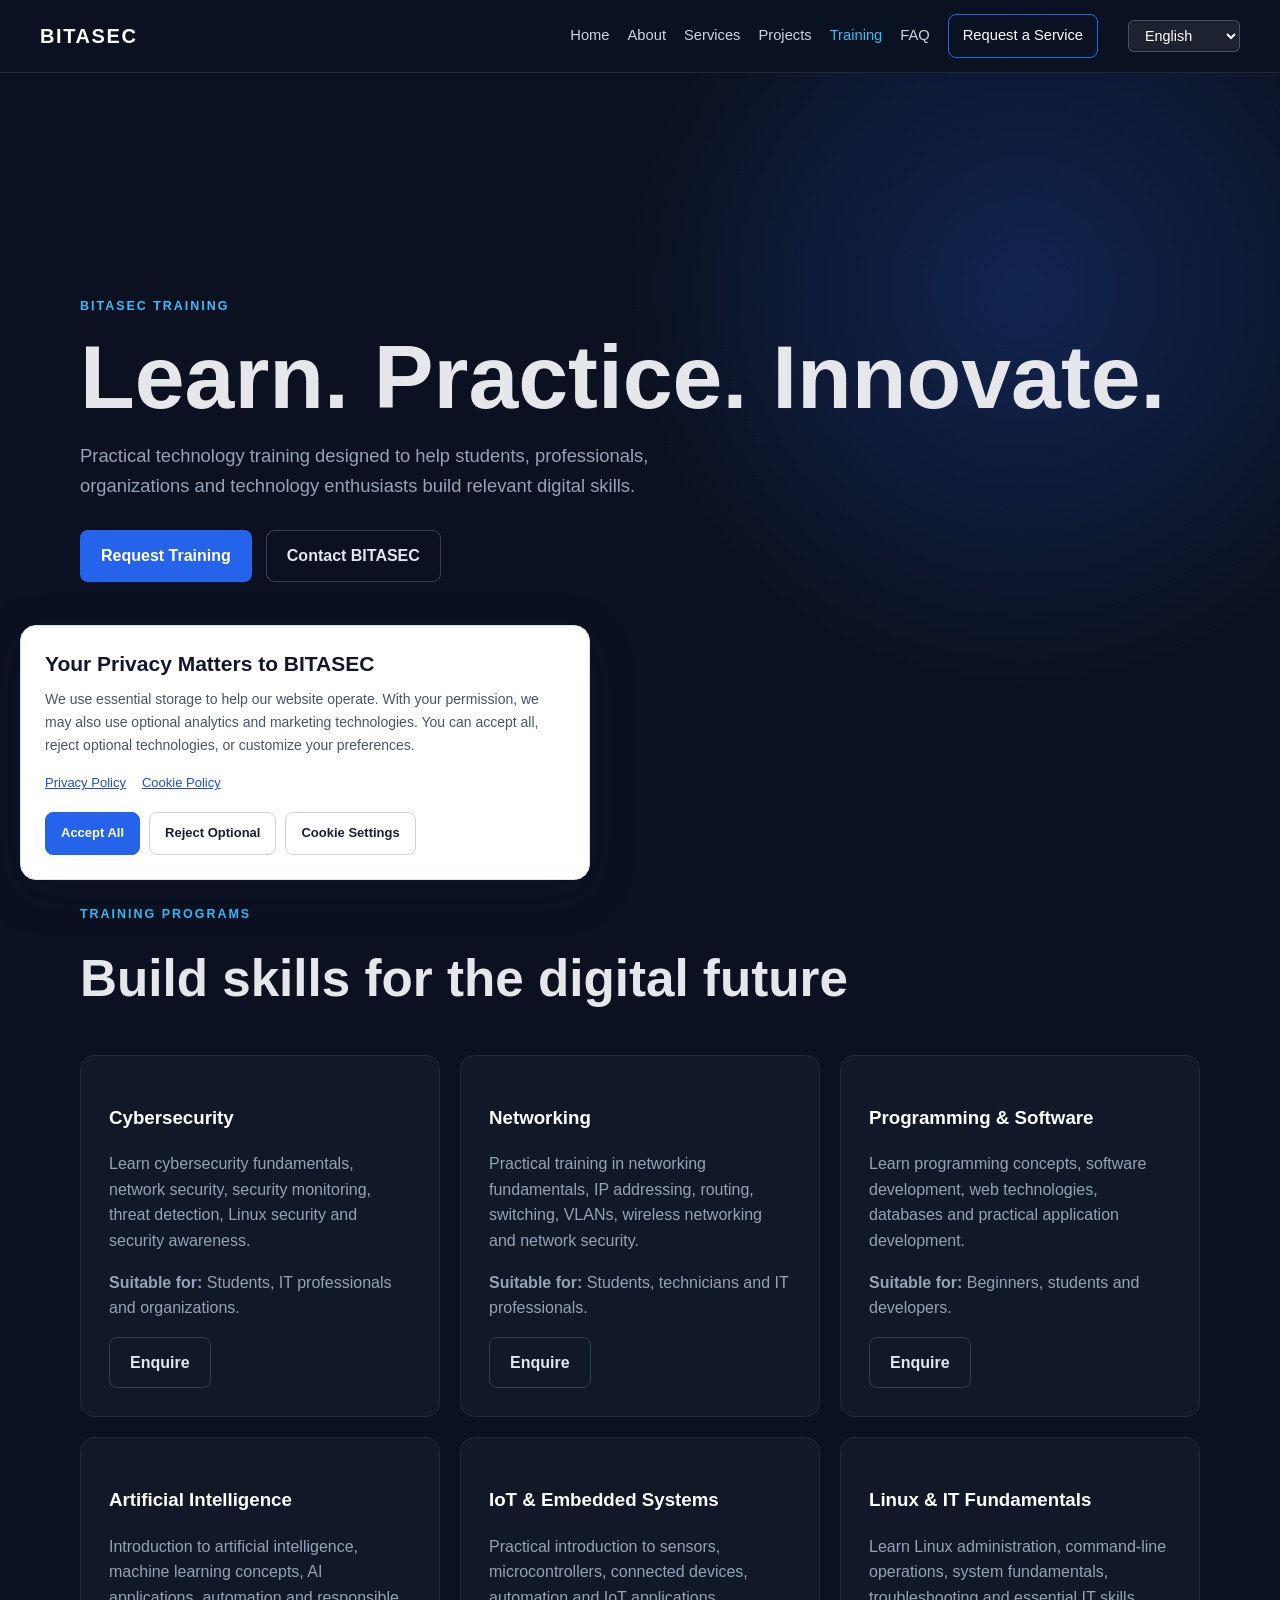
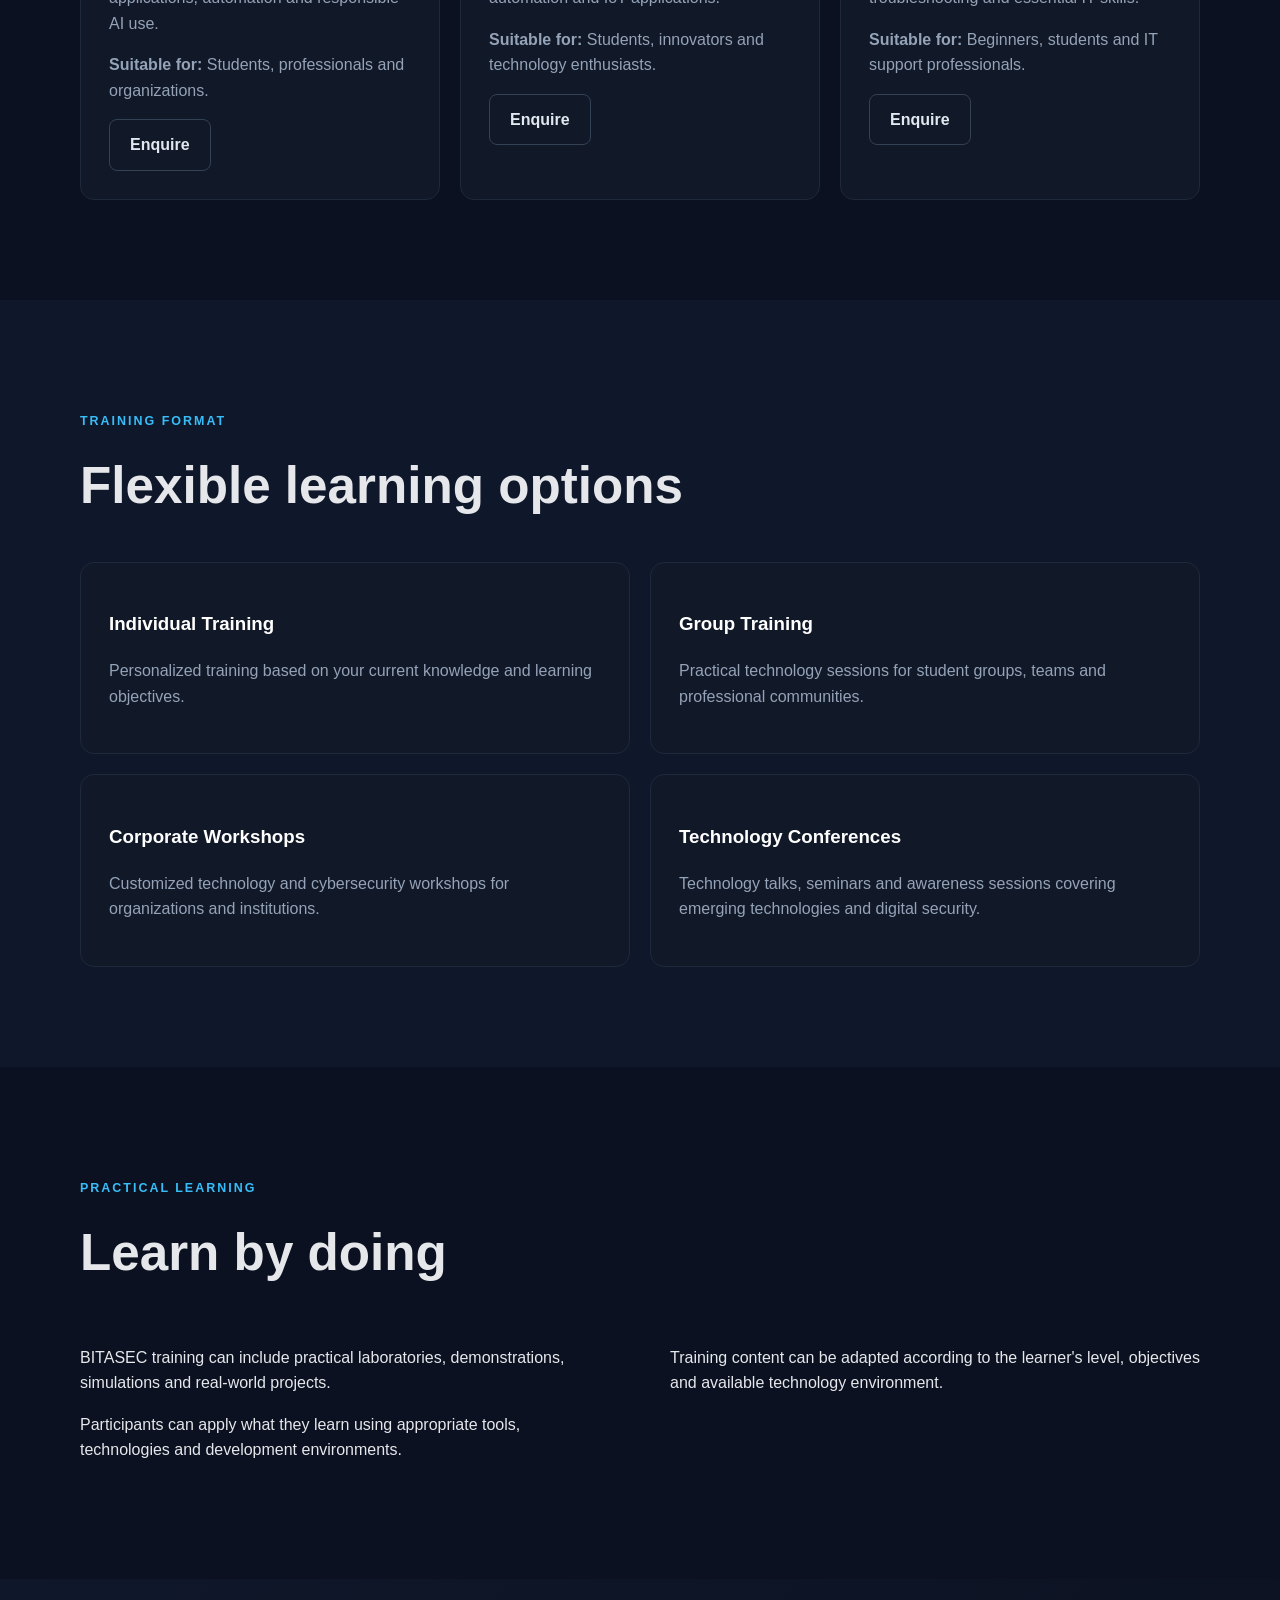
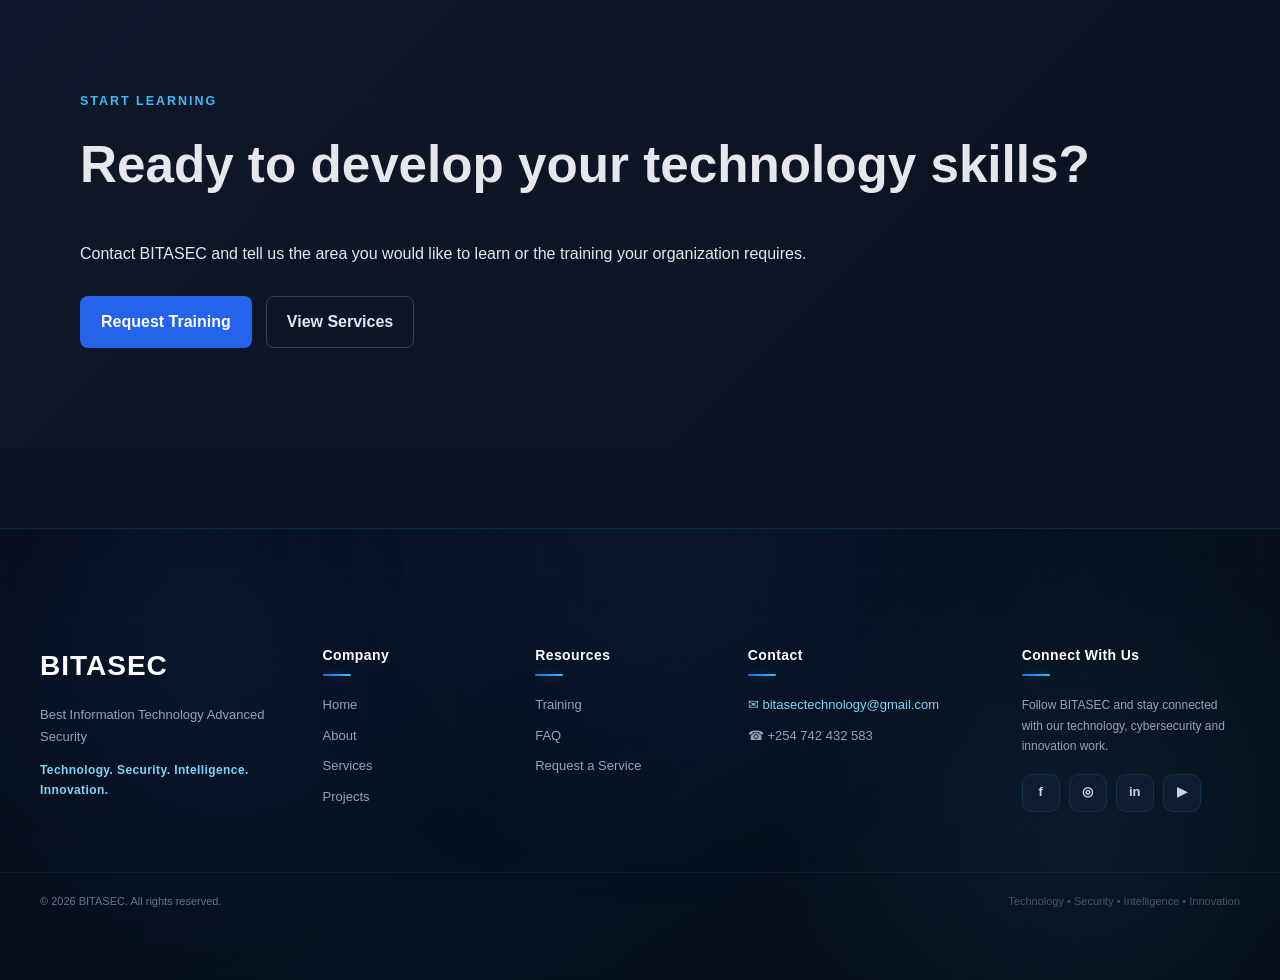
<file: frontend/training.html>
<!DOCTYPE html>
<html lang="en">
<head>
    <meta charset="utf-8"/>
    <meta content="width=device-width, initial-scale=1.0" name="viewport"/>
    <meta name="description" content="Develop practical skills through BITASEC training in cybersecurity, networking, artificial intelligence, IoT, and emerging technologies.">
    <title>IT, Cybersecurity & Networking Training | BITASEC</title>
    
    <!-- External CSS Stylesheets -->
    <link href="assets/css/style.css" rel="stylesheet"/>
    <link href="assets/css/footer.css" rel="stylesheet"/>

    <!-- Embedded CSS Enhancements & Effects -->
    <style>
        /* Navbar Language Selector Styling */
        .navbar select#languageSelector {
            background-color: rgba(255, 255, 255, 0.08);
            color: #ffffff;
            border: 1px solid rgba(255, 255, 255, 0.2);
            padding: 6px 12px;
            border-radius: 6px;
            font-size: 0.9rem;
            cursor: pointer;
            outline: none;
            transition: all 0.3s ease;
        }

        .navbar select#languageSelector option {
            background-color: #1a1a1a;
            color: #ffffff;
        }

        .navbar select#languageSelector:hover,
        .navbar select#languageSelector:focus {
            border-color: #00d2ff;
            background-color: rgba(255, 255, 255, 0.15);
        }

        /* Smooth Transition Effects for Cards & Elements */
        .btn, .card, .solution-grid > div, .nav-links a {
            transition: all 0.3s cubic-bezier(0.4, 0, 0.2, 1);
        }

        .card:hover, .solution-grid > div:hover {
            transform: translateY(-4px);
            box-shadow: 0 10px 25px -5px rgba(0, 210, 255, 0.15);
        }
    </style>
<link rel="stylesheet" href="assets/css/cookie-consent.css">
    <link rel="canonical" href="https://bitasec.mumberedieumerci203.workers.dev/training">
</head>
<body>

<header class="site-header">
    <nav class="navbar">

        <a href="index.html" class="logo">
            BITASEC
        </a>

        <button
            class="mobile-menu-toggle"
            type="button"
            aria-label="Open menu"
            aria-expanded="false"
        >
            ☰
        </button>

        <div class="nav-links">
            <a href="index.html" data-i18n="nav_home">Home</a>
            <a href="about.html" data-i18n="nav_about">About</a>
            
            <a href="services.html" data-i18n="nav_services">Services</a>
            <a href="projects.html" data-i18n="nav_projects">Projects</a>
            <a href="training.html" class="active" data-i18n="nav_training">Training</a>
            <a href="faq.html" data-i18n="nav_faq">FAQ</a>
            <a href="contact.html" class="nav-cta" data-i18n="nav_contact">Request a Service</a>
        </div>

        <select id="languageSelector" aria-label="Language">
            <option value="en">English</option>
            <option value="fr">Français</option>
            <option value="es">Español</option>
            <option value="pt">Português</option>
            <option value="sw">Kiswahili</option>
        </select>

    </nav>
</header>

<main>
    <section class="hero">
        <div class="container">
            <p class="eyebrow" data-i18n="training_text_238">BITASEC TRAINING</p>
            <h1 data-i18n="training_text_239">
                Learn. Practice. <span>Innovate.</span>
            </h1>
            <p class="hero-text" data-i18n="training_text_240">
                Practical technology training designed to help students,
                professionals, organizations and technology enthusiasts
                build relevant digital skills.
            </p>
            <div class="actions">
                <a class="btn primary" href="contact.html" data-i18n="btn_req_training">Request Training</a>
                <a class="btn secondary" href="contact.html" data-i18n="btn_contact_bitasec">Contact BITASEC</a>
            </div>
        </div>
    </section>

    <section class="section">
        <div class="container">
            <p class="eyebrow" data-i18n="training_text_241">TRAINING PROGRAMS</p>
            <h2 data-i18n="training_text_242">Build skills for the digital future</h2>
            <div class="cards">
                <article class="card">
                    <h3 data-i18n="training_text_243">Cybersecurity</h3>
                    <p data-i18n="training_text_244">
                        Learn cybersecurity fundamentals, network security,
                        security monitoring, threat detection, Linux security
                        and security awareness.
                    </p>
                    <p><strong data-i18n="label_suitable">Suitable for:</strong> <span data-i18n="training_text_245">Students, IT professionals and organizations.</span></p>
                    <a class="btn secondary" href="contact.html" data-i18n="btn_enquire">Enquire</a>
                </article>
                <article class="card">
                    <h3 data-i18n="training_text_246">Networking</h3>
                    <p data-i18n="training_text_247">
                        Practical training in networking fundamentals,
                        IP addressing, routing, switching, VLANs,
                        wireless networking and network security.
                    </p>
                    <p><strong data-i18n="label_suitable">Suitable for:</strong> <span data-i18n="training_text_248">Students, technicians and IT professionals.</span></p>
                    <a class="btn secondary" href="contact.html" data-i18n="btn_enquire">Enquire</a>
                </article>
                <article class="card">
                    <h3 data-i18n="training_text_249">Programming & Software</h3>
                    <p data-i18n="training_text_250">
                        Learn programming concepts, software development,
                        web technologies, databases and practical
                        application development.
                    </p>
                    <p><strong data-i18n="label_suitable">Suitable for:</strong> <span data-i18n="training_text_251">Beginners, students and developers.</span></p>
                    <a class="btn secondary" href="contact.html" data-i18n="btn_enquire">Enquire</a>
                </article>
                <article class="card">
                    <h3 data-i18n="training_text_252">Artificial Intelligence</h3>
                    <p data-i18n="training_text_253">
                        Introduction to artificial intelligence,
                        machine learning concepts, AI applications,
                        automation and responsible AI use.
                    </p>
                    <p><strong data-i18n="label_suitable">Suitable for:</strong> <span data-i18n="training_text_254">Students, professionals and organizations.</span></p>
                    <a class="btn secondary" href="contact.html" data-i18n="btn_enquire">Enquire</a>
                </article>
                <article class="card">
                    <h3 data-i18n="training_text_255">IoT & Embedded Systems</h3>
                    <p data-i18n="training_text_256">
                        Practical introduction to sensors, microcontrollers,
                        connected devices, automation and IoT applications.
                    </p>
                    <p><strong data-i18n="label_suitable">Suitable for:</strong> <span data-i18n="training_text_257">Students, innovators and technology enthusiasts.</span></p>
                    <a class="btn secondary" href="contact.html" data-i18n="btn_enquire">Enquire</a>
                </article>
                <article class="card">
                    <h3 data-i18n="training_text_258">Linux & IT Fundamentals</h3>
                    <p data-i18n="training_text_259">
                        Learn Linux administration, command-line operations,
                        system fundamentals, troubleshooting and essential
                        IT skills.
                    </p>
                    <p><strong data-i18n="label_suitable">Suitable for:</strong> <span data-i18n="training_text_260">Beginners, students and IT support professionals.</span></p>
                    <a class="btn secondary" href="contact.html" data-i18n="btn_enquire">Enquire</a>
                </article>
            </div>
        </div>
    </section>

    <section class="section alt">
        <div class="container">
            <p class="eyebrow" data-i18n="training_text_261">TRAINING FORMAT</p>
            <h2 data-i18n="training_text_262">Flexible learning options</h2>
            <div class="solution-grid">
                <div>
                    <h3 data-i18n="training_text_263">Individual Training</h3>
                    <p data-i18n="training_text_264">
                        Personalized training based on your current
                        knowledge and learning objectives.
                    </p>
                </div>
                <div>
                    <h3 data-i18n="training_text_265">Group Training</h3>
                    <p data-i18n="training_text_266">
                        Practical technology sessions for student groups,
                        teams and professional communities.
                    </p>
                </div>
                <div>
                    <h3 data-i18n="training_text_267">Corporate Workshops</h3>
                    <p data-i18n="training_text_268">
                        Customized technology and cybersecurity workshops
                        for organizations and institutions.
                    </p>
                </div>
                <div>
                    <h3 data-i18n="training_text_269">Technology Conferences</h3>
                    <p data-i18n="training_text_270">
                        Technology talks, seminars and awareness sessions
                        covering emerging technologies and digital security.
                    </p>
                </div>
            </div>
        </div>
    </section>

    <section class="section">
        <div class="container">
            <p class="eyebrow" data-i18n="training_text_271">PRACTICAL LEARNING</p>
            <h2 data-i18n="training_text_272">Learn by doing</h2>
            <div class="two-col">
                <div>
                    <p data-i18n="training_text_273">
                        BITASEC training can include practical laboratories,
                        demonstrations, simulations and real-world projects.
                    </p>
                    <p data-i18n="training_text_274">
                        Participants can apply what they learn using
                        appropriate tools, technologies and development
                        environments.
                    </p>
                </div>
                <div>
                    <p data-i18n="training_text_275">
                        Training content can be adapted according to
                        the learner's level, objectives and available
                        technology environment.
                    </p>
                </div>
            </div>
        </div>
    </section>

    <section class="section contact">
        <div class="container">
            <p class="eyebrow" data-i18n="training_text_276">START LEARNING</p>
            <h2 data-i18n="training_text_277">Ready to develop your technology skills?</h2>
            <p data-i18n="training_text_278">
                Contact BITASEC and tell us the area you would like
                to learn or the training your organization requires.
            </p>
            <div class="actions">
                <a class="btn primary" href="contact.html" data-i18n="btn_req_training">Request Training</a>
                <a class="btn secondary" href="services.html" data-i18n="btn_view_services">View Services</a>
            </div>
        </div>
    </section>
</main>

<footer class="bitasec-footer">
    <div class="footer-glow"></div>

    <div class="footer-container">
        <!-- Brand -->
        <div class="footer-brand">
            <a href="index.html" class="footer-logo">BITASEC</a>
            <p>Best Information Technology Advanced Security</p>
            <p class="footer-tagline">Technology. Security. Intelligence. Innovation.</p>
        </div>

        <!-- Company -->
        <div class="footer-column">
            <h3 data-i18n="footer_company">Company</h3>
            <a href="index.html" data-i18n="nav_home">Home</a>
            <a href="about.html" data-i18n="nav_about">About</a>
            
            <a href="services.html" data-i18n="nav_services">Services</a>
            <a href="projects.html" data-i18n="nav_projects">Projects</a>
        </div>

        <!-- Resources -->
        <div class="footer-column">
            <h3 data-i18n="footer_resources">Resources</h3>
            <a href="training.html" data-i18n="nav_training">Training</a>
            <a href="faq.html" data-i18n="nav_faq">FAQ</a>
            <a href="contact.html" data-i18n="nav_contact">Request a Service</a>
        </div>

        <!-- Contact -->
        <div class="footer-column footer-contact">
            <h3 data-i18n="footer_contact">Contact</h3>
            <a href="mailto:bitasectechnology@gmail.com">✉ bitasectechnology@gmail.com</a>
            <a href="https://wa.me/254742432583" target="_blank" rel="noopener noreferrer">☎ +254 742 432 583</a>
        </div>

        <!-- Social Media -->
        <div class="footer-column footer-social">
            <h3 data-i18n="footer_connect">Connect With Us</h3>
            <p data-i18n="footer_connect_desc">Follow BITASEC and stay connected with our technology, cybersecurity and innovation work.</p>
            <div class="social-links">
                <a href="#" aria-label="Facebook" title="Facebook">f</a>
                <a href="#" aria-label="Instagram" title="Instagram">◎</a>
                <a href="#" aria-label="LinkedIn" title="LinkedIn">in</a>
                <a href="#" aria-label="YouTube" title="YouTube">▶</a>
            </div>
        </div>
    </div>

    <!-- Bottom -->
    <div class="footer-bottom">
        <div class="footer-container footer-bottom-inner">
            <p data-i18n="footer_rights">© 2026 BITASEC. All rights reserved.</p>
            <p data-i18n="footer_motto">Technology • Security • Intelligence • Innovation</p>
        </div>
    </div>
</footer>

<!-- Embedded Translation Engine & UI Logic -->
<script>
    const siteTranslations = {
        en: {
            nav_home: "Home",
            nav_about: "About",
            nav_team: "Meet the Team",
            nav_services: "Services",
            nav_projects: "Projects",
            nav_training: "Training",
            nav_faq: "FAQ",
            nav_contact: "Request a Service",
            btn_req_training: "Request Training",
            btn_contact_bitasec: "Contact BITASEC",
            btn_enquire: "Enquire",
            btn_view_services: "View Services",
            label_suitable: "Suitable for:",
            footer_company: "Company",
            footer_resources: "Resources",
            footer_contact: "Contact",
            footer_connect: "Connect With Us",
            footer_connect_desc: "Follow BITASEC and stay connected with our technology, cybersecurity and innovation work.",
            footer_rights: "© 2026 BITASEC. All rights reserved.",
            footer_motto: "Technology • Security • Intelligence • Innovation",
            training_text_238: "BITASEC TRAINING",
            training_text_239: "Learn. Practice. Innovate.",
            training_text_240: "Practical technology training designed to help students, professionals, organizations and technology enthusiasts build relevant digital skills.",
            training_text_241: "TRAINING PROGRAMS",
            training_text_242: "Build skills for the digital future",
            training_text_243: "Cybersecurity",
            training_text_244: "Learn cybersecurity fundamentals, network security, security monitoring, threat detection, Linux security and security awareness.",
            training_text_245: "Students, IT professionals and organizations.",
            training_text_246: "Networking",
            training_text_247: "Practical training in networking fundamentals, IP addressing, routing, switching, VLANs, wireless networking and network security.",
            training_text_248: "Students, technicians and IT professionals.",
            training_text_249: "Programming & Software",
            training_text_250: "Learn programming concepts, software development, web technologies, databases and practical application development.",
            training_text_251: "Beginners, students and developers.",
            training_text_252: "Artificial Intelligence",
            training_text_253: "Introduction to artificial intelligence, machine learning concepts, AI applications, automation and responsible AI use.",
            training_text_254: "Students, professionals and organizations.",
            training_text_255: "IoT & Embedded Systems",
            training_text_256: "Practical introduction to sensors, microcontrollers, connected devices, automation and IoT applications.",
            training_text_257: "Students, innovators and technology enthusiasts.",
            training_text_258: "Linux & IT Fundamentals",
            training_text_259: "Learn Linux administration, command-line operations, system fundamentals, troubleshooting and essential IT skills.",
            training_text_260: "Beginners, students and IT support professionals.",
            training_text_261: "TRAINING FORMAT",
            training_text_262: "Flexible learning options",
            training_text_263: "Individual Training",
            training_text_264: "Personalized training based on your current knowledge and learning objectives.",
            training_text_265: "Group Training",
            training_text_266: "Practical technology sessions for student groups, teams and professional communities.",
            training_text_267: "Corporate Workshops",
            training_text_268: "Customized technology and cybersecurity workshops for organizations and institutions.",
            training_text_269: "Technology Conferences",
            training_text_270: "Technology talks, seminars and awareness sessions covering emerging technologies and digital security.",
            training_text_271: "PRACTICAL LEARNING",
            training_text_272: "Learn by doing",
            training_text_273: "BITASEC training can include practical laboratories, demonstrations, simulations and real-world projects.",
            training_text_274: "Participants can apply what they learn using appropriate tools, technologies and development environments.",
            training_text_275: "Training content can be adapted according to the learner's level, objectives and available technology environment.",
            training_text_276: "START LEARNING",
            training_text_277: "Ready to develop your technology skills?",
            training_text_278: "Contact BITASEC and tell us the area you would like to learn or the training your organization requires."
        },
        fr: {
            nav_home: "Accueil",
            nav_about: "À propos",
            nav_team: "Rencontrez l'équipe",
            nav_services: "Services",
            nav_projects: "Projets",
            nav_training: "Formation",
            nav_faq: "FAQ",
            nav_contact: "Demander un service",
            btn_req_training: "Demander une formation",
            btn_contact_bitasec: "Contacter BITASEC",
            btn_enquire: "Se renseigner",
            btn_view_services: "Voir les services",
            label_suitable: "Convient à :",
            footer_company: "Entreprise",
            footer_resources: "Ressources",
            footer_contact: "Contact",
            footer_connect: "Connectez-vous avec nous",
            footer_connect_desc: "Suivez BITASEC et restez connecté à notre travail en matière de technologie, de cybersécurité et d'innovation.",
            footer_rights: "© 2026 BITASEC. Tous droits réservés.",
            footer_motto: "Technologie • Sécurité • Intelligence • Innovation",
            training_text_238: "FORMATION BITASEC",
            training_text_239: "Apprendre. Pratiquer. Innover.",
            training_text_240: "Une formation technologique pratique conçue pour aider les étudiants, les professionnels, les organisations et les passionnés de technologie à acquérir des compétences numériques pertinentes.",
            training_text_241: "PROGRAMMES DE FORMATION",
            training_text_242: "Développer des compétences pour l'avenir numérique",
            training_text_243: "Cybersécurité",
            training_text_244: "Apprenez les fondamentaux de la cybersécurité, la sécurité des réseaux, la surveillance de la sécurité, la détection des menaces, la sécurité Linux et la sensibilisation à la sécurité.",
            training_text_245: "Étudiants, professionnels de l'informatique et organisations.",
            training_text_246: "Réseaux",
            training_text_247: "Formation pratique aux fondamentaux des réseaux, adressage IP, routage, commoutation, VLAN, réseaux sans fil et sécurité réseau.",
            training_text_248: "Étudiants, techniciens et professionnels de l'informatique.",
            training_text_249: "Programmation et Logiciels",
            training_text_250: "Apprenez les concepts de programmation, le développement de logiciels, les technologies Web, les bases de données et le développement d'applications pratiques.",
            training_text_251: "Débutants, étudiants et développeurs.",
            training_text_252: "Intelligence Artificielle",
            training_text_253: "Introduction à l'intelligence artificielle, concepts d'apprentissage automatique, applications de l'IA, automatisation et utilisation responsable de l'IA.",
            training_text_254: "Étudiants, professionnels et organisations.",
            training_text_255: "IoT et Systèmes Embarqués",
            training_text_256: "Introduction pratique aux capteurs, microcontrôleurs, appareils connectés, automatisation et applications IoT.",
            training_text_257: "Étudiants, innovateurs et passionnés de technologie.",
            training_text_258: "Linux et Fondamentaux IT",
            training_text_259: "Apprenez l'administration Linux, les opérations en ligne de commande, les fondamentaux du système, le dépannage et les compétences informatiques essentielles.",
            training_text_260: "Débutants, étudiants et professionnels du support informatique.",
            training_text_261: "FORMAT DE FORMATION",
            training_text_262: "Options d'apprentissage flexibles",
            training_text_263: "Formation Individuelle",
            training_text_264: "Formation personnalisée basée sur vos connaissances actuelles et vos objectifs d'apprentissage.",
            training_text_265: "Formation en Groupe",
            training_text_266: "Sessions technologiques pratiques pour des groupes d'étudiants, des équipes et des communautés professionnelles.",
            training_text_267: "Ateliers d'Entreprise",
            training_text_268: "Ateliers personnalisés de technologie et de cybersécurité pour les organisations et les institutions.",
            training_text_269: "Conférences Technologiques",
            training_text_270: "Conférences technologiques, séminaires et sessions de sensibilisation couvrant les technologies émergentes et la sécurité numérique.",
            training_text_271: "APPRENTISSAGE PRATIQUE",
            training_text_272: "Apprendre en faisant",
            training_text_273: "La formation BITASEC peut inclure des laboratoires pratiques, des démonstrations, des simulations et des projets du monde réel.",
            training_text_274: "Les participants peuvent appliquer ce qu'ils apprennent en utilisant des outils, des technologies et des environnements de développement appropriés.",
            training_text_275: "Le contenu de la formation peut être adapté en fonction du niveau de l'apprenant, de ses objectifs et de son environnement technologique disponible.",
            training_text_276: "COMMENCER À APPRENDRE",
            training_text_277: "Prêt à développer vos compétences technologiques ?",
            training_text_278: "Contactez BITASEC et dites-nous le domaine que vous souhaitez apprendre ou la formation requise par votre organisation."
        },
        es: {
            nav_home: "Inicio",
            nav_about: "Acerca de",
            nav_team: "Conoce al Equipo",
            nav_services: "Servicios",
            nav_projects: "Proyectos",
            nav_training: "Formación",
            nav_faq: "Preguntas Frecuentes",
            nav_contact: "Solicitar Servicio",
            btn_req_training: "Solicitar Formación",
            btn_contact_bitasec: "Contactar a BITASEC",
            btn_enquire: "Consultar",
            btn_view_services: "Ver Servicios",
            label_suitable: "Adecuado para:",
            footer_company: "Empresa",
            footer_resources: "Recursos",
            footer_contact: "Contacto",
            footer_connect: "Conéctate con nosotros",
            footer_connect_desc: "Sigue a BITASEC y mantente conectado con nuestro trabajo en tecnología, ciberseguridad e innovación.",
            footer_rights: "© 2026 BITASEC. Todos los derechos reservados.",
            footer_motto: "Tecnología • Seguridad • Inteligencia • Innovación",
            training_text_238: "FORMACIÓN BITASEC",
            training_text_239: "Aprende. Practica. Innova.",
            training_text_240: "Formación tecnológica práctica diseñada para ayudar a estudiantes, profesionales, organizaciones y entusiastas de la tecnología a desarrollar habilidades digitales relevantes.",
            training_text_241: "PROGRAMAS DE FORMACIÓN",
            training_text_242: "Desarrolla habilidades para el futuro digital",
            training_text_243: "Ciberseguridad",
            training_text_244: "Aprende fundamentos de ciberseguridad, seguridad de redes, monitoreo de seguridad, detección de amenazas, seguridad en Linux y conciencia de seguridad.",
            training_text_245: "Estudiantes, profesionales de TI y organizaciones.",
            training_text_246: "Redes",
            training_text_247: "Formación práctica en fundamentos de redes, direccionamiento IP, enrutamiento, conmutación, VLAN, redes inalámbricas y seguridad de redes.",
            training_text_248: "Estudiantes, técnicos y profesionales de TI.",
            training_text_249: "Programación y Software",
            training_text_250: "Aprende conceptos de programación, desarrollo de software, tecnologías web, bases de datos y desarrollo de aplicaciones prácticas.",
            training_text_251: "Principiantes, estudiantes y desarrolladores.",
            training_text_252: "Inteligencia Artificial",
            training_text_253: "Introducción a la inteligencia artificial, conceptos de aprendizaje automático, aplicaciones de IA, automatización y uso responsable de la IA.",
            training_text_254: "Estudiantes, profesionales y organizaciones.",
            training_text_255: "IoT y Sistemas Embebidos",
            training_text_256: "Introducción práctica a sensores, microcontroladores, dispositivos conectados, automatización y aplicaciones de IoT.",
            training_text_257: "Estudiantes, innovadores y entusiastas de la tecnología.",
            training_text_258: "Linux y Fundamentos de TI",
            training_text_259: "Aprende administración de Linux, operaciones de línea de comandos, fundamentos del sistema, resolución de problemas y habilidades esenciales de TI.",
            training_text_260: "Principiantes, estudiantes y profesionales de soporte de TI.",
            training_text_261: "FORMATO DE FORMACIÓN",
            training_text_262: "Opciones de aprendizaje flexibles",
            training_text_263: "Formación Individual",
            training_text_264: "Formación personalizada basada en tus conocimientos actuales y objetivos de aprendizaje.",
            training_text_265: "Formación en Grupo",
            training_text_266: "Sesiones tecnológicas prácticas para grupos de estudiantes, equipos y comunidades profesionales.",
            training_text_267: "Talleres Corporativos",
            training_text_268: "Talleres personalizados de tecnología y ciberseguridad para organizaciones e instituciones.",
            training_text_269: "Conferencias Tecnológicas",
            training_text_270: "Charlas tecnológicas, seminarios y sesiones de concienciación sobre tecnologías emergentes y seguridad digital.",
            training_text_271: "APRENDIZAJE PRÁCTICO",
            training_text_272: "Aprender haciendo",
            training_text_273: "La formación de BITASEC puede incluir laboratorios prácticos, demostraciones, simulaciones y proyectos del mundo real.",
            training_text_274: "Los participantes pueden aplicar lo aprendido utilizando herramientas, tecnologías y entornos de desarrollo adecuados.",
            training_text_275: "El contenido de la formación se puede adaptar según el nivel del alumno, sus objetivos y el entorno tecnológico disponible.",
            training_text_276: "EMPIEZA A APRENDER",
            training_text_277: "¿Listo para desarrollar tus habilidades tecnológicas?",
            training_text_278: "Contacta a BITASEC y dinos el área que te gustaría aprender o la formación que requiere tu organización."
        },
        pt: {
            nav_home: "Início",
            nav_about: "Sobre",
            nav_team: "Equipa",
            nav_services: "Serviços",
            nav_projects: "Projetos",
            nav_training: "Formação",
            nav_faq: "FAQ",
            nav_contact: "Pedir Serviço",
            btn_req_training: "Solicitar Formação",
            btn_contact_bitasec: "Contactar BITASEC",
            btn_enquire: "Consultar",
            btn_view_services: "Ver Serviços",
            label_suitable: "Adequado para:",
            footer_company: "Empresa",
            footer_resources: "Recursos",
            footer_contact: "Contacto",
            footer_connect: "Conecte-se Connosco",
            footer_connect_desc: "Siga a BITASEC e mantenha-se ligado ao nosso trabalho em tecnologia, cibersegurança e inovação.",
            footer_rights: "© 2026 BITASEC. Todos os direitos reservados.",
            footer_motto: "Tecnologia • Segurança • Inteligência • Inovação",
            training_text_238: "FORMAÇÃO BITASEC",
            training_text_239: "Aprender. Praticar. Inovar.",
            training_text_240: "Formação tecnológica prática concebida para ajudar estudantes, profissionais, organizações e entusiastas da tecnologia a desenvolver competências digitais relevantes.",
            training_text_241: "PROGRAMAS DE FORMAÇÃO",
            training_text_242: "Desenvolva competências para o futuro digital",
            training_text_243: "Cibersegurança",
            training_text_244: "Aprenda fundamentos de cibersegurança, segurança de redes, monitorização de segurança, deteção de ameaças, segurança Linux e consciencialização de segurança.",
            training_text_245: "Estudantes, profissionais de TI e organizações.",
            training_text_246: "Redes",
            training_text_247: "Formação prática em fundamentos de redes, endereçamento IP, encaminhamento, comutação, VLANs, redes sem fios e segurança de redes.",
            training_text_248: "Estudantes, técnicos e profissionais de TI.",
            training_text_249: "Programação e Software",
            training_text_250: "Aprenda conceitos de programação, desenvolvimento de software, tecnologias web, bases de dados e desenvolvimento prático de aplicações.",
            training_text_251: "Iniciantes, estudantes e programadores.",
            training_text_252: "Inteligência Artificial",
            training_text_253: "Introdução à inteligência artificial, conceitos de aprendizagem automática, aplicações de IA, automação e uso responsável da IA.",
            training_text_254: "Estudantes, profissionais e organizações.",
            training_text_255: "IoT e Sistemas Embutidos",
            training_text_256: "Introdução prática a sensores, microcontroladores, dispositivos conectados, automação e aplicações IoT.",
            training_text_257: "Estudantes, inovadores e entusiastas da tecnologia.",
            training_text_258: "Linux e Fundamentos de TI",
            training_text_259: "Aprenda administração Linux, operações de linha de comandos, fundamentos de sistemas, resolução de problemas e competências essenciais de TI.",
            training_text_260: "Iniciantes, estudantes e profissionais de suporte de TI.",
            training_text_261: "FORMATO DE FORMAÇÃO",
            training_text_262: "Opções de aprendizagem flexíveis",
            training_text_263: "Formação Individual",
            training_text_264: "Formação personalizada com base nos seus conhecimentos atuais e objetivos de aprendizagem.",
            training_text_265: "Formação em Grupo",
            training_text_266: "Sessões tecnológicas práticas para grupos de estudantes, equipas e comunidades profissionais.",
            training_text_267: "Workshops Empresariais",
            training_text_268: "Workshops personalizados de tecnologia e cibersegurança para organizações e instituições.",
            training_text_269: "Conferências Tecnológicas",
            training_text_270: "Palestras tecnológicas, seminários e sessões de consciencialização sobre tecnologias emergentes e segurança digital.",
            training_text_271: "APRENDIZAGEM PRÁTICA",
            training_text_272: "Aprender fazendo",
            training_text_273: "A formação BITASEC pode incluir laboratórios práticos, demonstrações, simulações e projetos do mundo real.",
            training_text_274: "Os participantes podem aplicar o que aprendem utilizando ferramentas, tecnologias e ambientes de desenvolvimento adequados.",
            training_text_275: "O conteúdo da formação pode ser adaptado de acordo com o nível do formando, objetivos e ambiente tecnológico disponível.",
            training_text_276: "COMEÇAR A APRENDER",
            training_text_277: "Pronto para desenvolver as suas competências tecnológicas?",
            training_text_278: "Contacte a BITASEC e indique-nos a área que gostaria de aprender ou a formação que a sua organização necessita."
        },
        sw: {
            nav_home: "Nyumbani",
            nav_about: "Kuhusu Sisi",
            nav_team: "Kutana na Timu",
            nav_services: "Huduma",
            nav_projects: "Miradi",
            nav_training: "Mafunzo",
            nav_faq: "Maswali Yanayoulizwa",
            nav_contact: "Omba Huduma",
            btn_req_training: "Omba Mafunzo",
            btn_contact_bitasec: "Wasiliana na BITASEC",
            btn_enquire: "Uliza",
            btn_view_services: "Tazama Huduma",
            label_suitable: "Inafaa kwa:",
            footer_company: "Kampuni",
            footer_resources: "Rasilimali",
            footer_contact: "Mawasiliano",
            footer_connect: "Ungana Nasi",
            footer_connect_desc: "Fuata BITASEC na uendelee kuunganishwa na kazi yetu ya teknolojia, usalama wa mtandao na uvumbuzi.",
            footer_rights: "© 2026 BITASEC. Haki zote zimehifadhiwa.",
            footer_motto: "Teknolojia • Usalama • Ujasusi • Uvumbuzi",
            training_text_238: "MAFUNZO YA BITASEC",
            training_text_239: "Jifunze. Fanya Mazoezi. Buni.",
            training_text_240: "Mafunzo ya vitendo ya teknolojia yaliyoundwa kusaidia wanafunzi, wataalamu, mashirika na wapenzi wa teknolojia kujenga ujuzi unaofaa wa kidijitali.",
            training_text_241: "PROGRAMU ZA MAFUNZO",
            training_text_242: "Jenga ujuzi kwa ajili ya siku za usoni za kidijitali",
            training_text_243: "Usalama wa Mtandao",
            training_text_244: "Jifunze misingi ya usalama wa mtandao, usalama wa mawasiliano, ufuatiliaji wa usalama, ugunduzi wa vitisho, usalama wa Linux na uelewa wa usalama.",
            training_text_245: "Wanafunzi, wataalamu wa IT na mashirika.",
            training_text_246: "Mitandao",
            training_text_247: "Mafunzo ya vitendo ya misingi ya mitandao, anwani za IP, uelekezaji, kubadilisha, VLANs, mitandao ya wireless na usalama wa mitandao.",
            training_text_248: "Wanafunzi, mafundi na wataalamu wa IT.",
            training_text_249: "Programu na Programu za Kompyuta",
            training_text_250: "Jifunze dhana za programu, ukuzaji wa programu, teknolojia za wavuti, hifadhidata na ukuzaji wa programu za vitendo.",
            training_text_251: "Wanaoanza, wanafunzi na watengenezaji programu.",
            training_text_252: "Akili Bandia",
            training_text_253: "Utangulizi wa akili bandia, dhana za kujifunza kwa mashine, matumizi ya AI, otomatiki na matumizi ya uwajibikaji ya AI.",
            training_text_254: "Wanafunzi, wataalamu na mashirika.",
            training_text_255: "IoT na Mifumo Iliyopachikwa",
            training_text_256: "Utangulizi wa vitendo wa vitambuzi, vidhibiti vidogo, vifaa vilivyounganishwa, otomatiki na matumizi ya IoT.",
            training_text_257: "Wanafunzi, wabunifu na wapenzi wa teknolojia.",
            training_text_258: "Linux na Misingi ya IT",
            training_text_259: "Jifunze usimamizi wa Linux, shughuli za mstari wa amri, misingi ya mfumo, utatuzi wa shida na ujuzi muhimu wa IT.",
            training_text_260: "Wanaoanza, wanafunzi na wataalamu wa usaidizi wa IT.",
            training_text_261: "MUUNDO WA MAFUNZO",
            training_text_262: "Chaguo rahisi za kujifunza",
            training_text_263: "Mafunzo ya Kibinafsi",
            training_text_264: "Mafunzo yaliyobinafsishwa kulingana na ujuzi wako wa sasa na malengo ya kujifunza.",
            training_text_265: "Mafunzo ya Kikundi",
            training_text_266: "Vipindi vya vitendo vya teknolojia kwa vikundi vya wanafunzi, timu na jamii za kitaalamu.",
            training_text_267: "Semina za Kampuni",
            training_text_268: "Semina maalum za teknolojia na usalama wa mtandao kwa mashirika na taasisi.",
            training_text_269: "Mikutano ya Teknolojia",
            training_text_270: "Mazungumzo ya teknolojia, semina na vikao vya uhamasishaji vinavyohusu teknolojia zinazochipuka na usalama wa kidijitali.",
            training_text_271: "KUJIFUNZA KWA VITENDO",
            training_text_272: "Jifunze kwa kufanya",
            training_text_273: "Mafunzo ya BITASEC yanaweza kujumuisha maabara za vitendo, maonyesho, uigaji na miradi ya ulimwengu halisi.",
            training_text_274: "Washiriki wanaweza kutumia kile wanachojifunza kwa kutumia zana, teknolojia na mazingira sahihi ya ukuzaji.",
            training_text_275: "Yaliyomo kwenye mafunzo yanaweza kubadilishwa kulingana na kiwango cha mwanafunzi, malengo na mazingira yanayopatikana ya teknolojia.",
            training_text_276: "ANZA KUJIFUNZA",
            training_text_277: "Uko tayari kuendeleza ujuzi wako wa teknolojia?",
            training_text_278: "Wasiliana na BITASEC utuambie eneo ambalo ungependa kujifunza au mafunzo ambayo shirika lako linahitaji."
        }
    };

    document.addEventListener("DOMContentLoaded", () => {
        // Mobile Menu Toggle Logic
        const menuToggle = document.querySelector(".mobile-menu-toggle");
        const navLinks = document.querySelector(".nav-links");

        if (menuToggle && navLinks) {
            menuToggle.addEventListener("click", () => {
                navLinks.classList.toggle("active");
                const expanded = menuToggle.getAttribute("aria-expanded") === "true";
                menuToggle.setAttribute("aria-expanded", !expanded);
            });
        }

        // Language Translation Handler
        const languageSelector = document.getElementById("languageSelector");
        
        function applyTranslations(lang) {
            const langData = siteTranslations[lang] || siteTranslations["en"];

            document.querySelectorAll("[data-i18n]").forEach(el => {
                const key = el.getAttribute("data-i18n");
                if (langData[key]) {
                    el.textContent = langData[key];
                }
            });
        }

        if (languageSelector) {
            const savedLang = localStorage.getItem("bitasec_lang") || "en";
            languageSelector.value = savedLang;
            applyTranslations(savedLang);

            languageSelector.addEventListener("change", (event) => {
                const selectedLang = event.target.value;
                localStorage.setItem("bitasec_lang", selectedLang);
                applyTranslations(selectedLang);
            });
        }
    });
</script>

<script src="assets/js/cookie-consent.js" defer></script>
</body>
</html>
</file>
<file: frontend/assets/css/style.css>
*{box-sizing:border-box}html{scroll-behavior:smooth}body{margin:0;font-family:Inter,Arial,sans-serif;background:#0b1120;color:#e5e7eb;line-height:1.6}.container{width:min(1120px,92%);margin:auto}.site-header{position:sticky;top:0;z-index:20;background:rgba(11,17,32,.94);backdrop-filter:blur(10px);border-bottom:1px solid #1e293b}.nav{display:flex;justify-content:space-between;align-items:center;min-height:72px}.brand{display:flex;align-items:center;gap:10px;color:#fff;text-decoration:none;font-weight:800;letter-spacing:.08em}.brand-mark{display:grid;place-items:center;width:36px;height:36px;border-radius:10px;background:#2563eb}.nav nav{display:flex;gap:20px;align-items:center}.nav nav a{color:#cbd5e1;text-decoration:none;font-size:.92rem}.nav nav a:hover{color:#38bdf8}.nav-cta{padding:9px 14px;border:1px solid #2563eb;border-radius:8px}.hero{min-height:720px;display:grid;align-items:center;background:radial-gradient(circle at 80% 30%,rgba(37,99,235,.24),transparent 35%)}.hero-grid{display:grid;grid-template-columns:1.15fr .85fr;gap:60px;align-items:center}.eyebrow{font-size:.78rem;letter-spacing:.16em;color:#38bdf8;font-weight:700}.hero h1{font-size:clamp(3rem,7vw,6rem);line-height:1.02;margin:15px 0}.hero h1 span{color:#38bdf8}.hero-text{font-size:1.15rem;color:#94a3b8;max-width:650px}.actions{display:flex;gap:14px;margin-top:30px}.btn{display:inline-block;padding:12px 20px;border-radius:8px;text-decoration:none;border:1px solid transparent;cursor:pointer;font-weight:700}.primary{background:#2563eb;color:#fff}.secondary{border-color:#334155;color:#e2e8f0;background:transparent}.hero-panel{position:relative;min-height:430px;padding:70px 35px;border:1px solid #1e3a5f;border-radius:24px;background:linear-gradient(145deg,#0f172a,#111827);box-shadow:0 25px 80px rgba(0,0,0,.35)}.tech-orbit{height:130px;width:130px;border-radius:50%;display:grid;place-items:center;margin:0 auto 25px;background:#2563eb;box-shadow:0 0 60px rgba(37,99,235,.55);font-weight:900}.tech-card{margin:10px;padding:10px;text-align:center;border:1px solid #334155;border-radius:8px;background:#111827}.section{padding:100px 0}.alt{background:#0f172a}.section h2{font-size:clamp(2rem,4vw,3.2rem);margin:10px 0 35px}.two-col{display:grid;grid-template-columns:1fr 1fr;gap:60px}.two-col>p{color:#94a3b8;font-size:1.1rem}.cards{display:grid;grid-template-columns:repeat(3,1fr);gap:20px}.card,.solution-grid>div{padding:28px;border:1px solid #1e293b;border-radius:14px;background:#111827}.card h3,.solution-grid h3{color:#fff}.card p,.solution-grid p{color:#94a3b8}.solution-grid{display:grid;grid-template-columns:repeat(2,1fr);gap:20px}.contact{background:linear-gradient(135deg,#0f172a,#0b1120)}form{max-width:760px;display:grid;gap:14px}input,select,textarea{width:100%;padding:14px;border:1px solid #334155;border-radius:8px;background:#0f172a;color:#e2e8f0;font:inherit}footer{padding:45px 0;border-top:1px solid #1e293b;color:#94a3b8}@media(max-width:850px){.nav nav{display:none}.hero-grid,.two-col{grid-template-columns:1fr}.cards,.solution-grid{grid-template-columns:1fr}.hero{min-height:auto;padding:90px 0}.hero-panel{min-height:360px}.section{padding:70px 0}}
/* =========================================================
   LANGUAGE SELECTOR
========================================================= */

.language-switcher {
    display: flex;
    align-items: center;
    gap: 6px;
    margin-left: 8px;
}

.language-switcher span {
    font-size: 1rem;
}

.language-switcher select {
    width: auto;
    min-width: 125px;
    padding: 8px 30px 8px 10px;
    border: 1px solid #334155;
    border-radius: 8px;
    background: #0f172a;
    color: #e2e8f0;
    font-size: 0.85rem;
    cursor: pointer;
}

.language-switcher select:hover {
    border-color: #2563eb;
}

.language-switcher select:focus {
    outline: none;
    border-color: #38bdf8;
    box-shadow: 0 0 0 2px rgba(56, 189, 248, 0.15);
}

html[dir="rtl"] {
    direction: rtl;
}

html[dir="rtl"] .nav {
    direction: rtl;
}

html[dir="rtl"] .language-switcher {
    margin-left: 0;
    margin-right: 8px;
}

@media (max-width: 850px) {

    .language-switcher {
        margin-left: 0;
    }

    .language-switcher select {
        min-width: 110px;
        font-size: 0.78rem;
    }
}

/* ============================================================
   RESPONSIVE NAVIGATION
   ============================================================ */

.navbar {
    width: min(1200px, 94%);
    min-height: 72px;
    margin: auto;
    display: flex;
    align-items: center;
    gap: 25px;
}

.navbar .logo {
    color: #fff;
    text-decoration: none;
    font-weight: 900;
    font-size: 1.25rem;
    letter-spacing: .08em;
    white-space: nowrap;
}

.nav-links {
    display: flex;
    align-items: center;
    justify-content: flex-end;
    gap: 18px;
    margin-left: auto;
}

.nav-links a {
    color: #cbd5e1;
    text-decoration: none;
    font-size: .92rem;
    white-space: nowrap;
}

.nav-links a:hover,
.nav-links a.active {
    color: #38bdf8;
}

.nav-links .nav-cta {
    padding: 9px 14px;
    border: 1px solid #2563eb;
    border-radius: 8px;
    color: #fff;
}

#languageSelector {
    width: auto;
    min-width: 105px;
    padding: 8px 10px;
    margin-left: 5px;
    cursor: pointer;
}

.mobile-menu-toggle {
    display: none;
    margin-left: auto;
    border: 1px solid #334155;
    border-radius: 8px;
    background: #0f172a;
    color: #fff;
    padding: 8px 12px;
    font-size: 1.4rem;
    cursor: pointer;
}

/* Mobile navigation */
@media (max-width: 850px) {

    .navbar {
        min-height: 64px;
        flex-wrap: wrap;
        padding: 10px 0;
    }

    .mobile-menu-toggle {
        display: block;
    }

    .nav-links {
        display: none;
        width: 100%;
        flex-direction: column;
        align-items: stretch;
        gap: 0;
        margin: 0;
        padding: 10px 0 5px;
        order: 4;
    }

    .nav-links.open {
        display: flex;
    }

    .nav-links a {
        display: block;
        width: 100%;
        padding: 12px 10px;
        border-bottom: 1px solid #1e293b;
    }

    .nav-links .nav-cta {
        margin-top: 8px;
        text-align: center;
    }

    #languageSelector {
        margin-left: 0;
        min-width: 95px;
    }

}

/* =========================================================
   SERVICE BUTTON / TECH CARDS
========================================================= */

.tech-card {
    display: flex;
    align-items: center;
    gap: 16px;
    width: 100%;
    min-height: 92px;
    margin: 10px 0;
    padding: 18px 20px;
    text-align: left;
    text-decoration: none;
    color: #e5e7eb;
    border: 1px solid #334155;
    border-radius: 14px;
    background: linear-gradient(135deg, #111827, #0f172a);
    cursor: pointer;
    transition:
        transform .25s ease,
        border-color .25s ease,
        box-shadow .25s ease,
        background .25s ease;
}

.tech-card:hover {
    transform: translateY(-4px);
    border-color: #2563eb;
    background: linear-gradient(135deg, #172554, #111827);
    box-shadow: 0 14px 35px rgba(0, 0, 0, .28);
}

.tech-card:focus-visible {
    outline: 2px solid #38bdf8;
    outline-offset: 3px;
}

.tech-icon {
    flex: 0 0 52px;
    width: 52px;
    height: 52px;
    display: grid;
    place-items: center;
    border-radius: 12px;
    background: rgba(37, 99, 235, .15);
    border: 1px solid rgba(37, 99, 235, .35);
    font-size: 1.6rem;
}

.tech-card-content {
    flex: 1;
    min-width: 0;
}

.tech-card-title {
    display: block;
    color: #fff;
    font-size: 1.05rem;
    font-weight: 800;
    margin-bottom: 3px;
}

.tech-card-description {
    display: block;
    color: #94a3b8;
    font-size: .9rem;
    line-height: 1.45;
}

.tech-card-arrow {
    flex: 0 0 auto;
    color: #38bdf8;
    font-size: 1.4rem;
    font-weight: 700;
    transition: transform .25s ease;
}

.tech-card:hover .tech-card-arrow {
    transform: translateX(6px);
}

@media (max-width: 600px) {
    .tech-card {
        min-height: 82px;
        padding: 15px;
    }

    .tech-icon {
        flex-basis: 44px;
        width: 44px;
        height: 44px;
        font-size: 1.35rem;
    }

    .tech-card-title {
        font-size: .98rem;
    }

    .tech-card-description {
        font-size: .82rem;
    }
}

/* =========================================================
   PROFESSIONAL BITASEC SERVICE CARDS
========================================================= */

.tech-card {
    position: relative;
    display: grid;
    grid-template-columns: 64px 1fr auto;
    align-items: center;
    gap: 18px;
    width: 100%;
    min-height: 112px;
    margin: 14px 0;
    padding: 20px 22px;
    overflow: hidden;

    text-align: left;
    text-decoration: none;
    color: #e5e7eb;

    border: 1px solid #243247;
    border-radius: 16px;

    background:
        linear-gradient(135deg, rgba(37,99,235,.10), transparent 45%),
        #111827;

    box-shadow:
        0 8px 25px rgba(0,0,0,.18);

    cursor: pointer;

    transition:
        transform .25s ease,
        border-color .25s ease,
        box-shadow .25s ease,
        background .25s ease;
}

.tech-card::before {
    content: "";
    position: absolute;
    left: 0;
    top: 0;
    bottom: 0;
    width: 3px;
    background: #2563eb;
    transform: scaleY(.35);
    transform-origin: center;
    transition: transform .25s ease;
}

.tech-card:hover {
    transform: translateY(-5px);
    border-color: #2563eb;

    background:
        linear-gradient(135deg, rgba(37,99,235,.18), transparent 55%),
        #111827;

    box-shadow:
        0 18px 40px rgba(0,0,0,.30),
        0 0 25px rgba(37,99,235,.08);
}

.tech-card:hover::before {
    transform: scaleY(1);
}

.tech-card:focus-visible {
    outline: 2px solid #38bdf8;
    outline-offset: 4px;
}

.tech-icon {
    width: 58px;
    height: 58px;

    display: grid;
    place-items: center;

    border-radius: 15px;

    background:
        linear-gradient(135deg, rgba(37,99,235,.25), rgba(15,23,42,.8));

    border: 1px solid rgba(56,189,248,.22);

    font-size: 1.7rem;

    box-shadow:
        inset 0 0 20px rgba(37,99,235,.08);

    transition:
        transform .25s ease,
        box-shadow .25s ease;
}

.tech-card:hover .tech-icon {
    transform: scale(1.08);
    box-shadow:
        0 0 25px rgba(37,99,235,.22);
}

.tech-card-content {
    min-width: 0;
}

.tech-card-title {
    display: block;

    margin-bottom: 5px;

    color: #fff;

    font-size: 1.08rem;
    font-weight: 800;
    letter-spacing: .01em;
}

.tech-card-description {
    display: block;

    max-width: 600px;

    color: #94a3b8;

    font-size: .9rem;
    line-height: 1.5;
}

.tech-card-arrow {
    display: flex;
    align-items: center;
    gap: 8px;

    white-space: nowrap;

    color: #38bdf8;

    font-size: .82rem;
    font-weight: 800;
    letter-spacing: .04em;
    text-transform: uppercase;
}

.tech-card-arrow::before {
    content: "Explore";
}

.tech-card-arrow {
    font-size: 1.35rem;
}

.tech-card:hover .tech-card-arrow {
    transform: translateX(5px);
}

@media (max-width: 600px) {

    .tech-card {
        grid-template-columns: 50px 1fr auto;
        gap: 13px;
        min-height: 95px;
        padding: 16px;
    }

    .tech-icon {
        width: 46px;
        height: 46px;
        border-radius: 12px;
        font-size: 1.35rem;
    }

    .tech-card-title {
        font-size: .98rem;
    }

    .tech-card-description {
        font-size: .82rem;
    }

    .tech-card-arrow::before {
        content: "";
    }
}


/* =========================================================
   BITASEC PREMIUM SERVICE SHOWCASE
   ========================================================= */

.hero-panel {
    position: relative;
}

/* Service card grid */
.hero-panel .tech-card {
    position: relative;
    display: flex;
    flex-direction: column;
    justify-content: space-between;
    min-height: 245px;
    margin: 16px 0;
    padding: 28px;
    overflow: hidden;

    text-align: left;
    text-decoration: none;

    color: #e5e7eb;

    border: 1px solid rgba(71, 85, 105, 0.55);
    border-radius: 20px;

    background:
        radial-gradient(
            circle at 85% 15%,
            rgba(37, 99, 235, 0.16),
            transparent 35%
        ),
        linear-gradient(
            145deg,
            rgba(30, 41, 59, 0.95),
            rgba(15, 23, 42, 0.98)
        );

    box-shadow:
        0 12px 35px rgba(0, 0, 0, 0.25),
        inset 0 1px 0 rgba(255, 255, 255, 0.035);

    cursor: pointer;

    transition:
        transform 0.3s ease,
        border-color 0.3s ease,
        box-shadow 0.3s ease,
        background 0.3s ease;
}

/* Technology grid effect */
.hero-panel .tech-card::after {
    content: "";
    position: absolute;
    inset: 0;

    background-image:
        linear-gradient(
            rgba(56, 189, 248, 0.035) 1px,
            transparent 1px
        ),
        linear-gradient(
            90deg,
            rgba(56, 189, 248, 0.035) 1px,
            transparent 1px
        );

    background-size: 28px 28px;

    mask-image: linear-gradient(
        to bottom right,
        rgba(0, 0, 0, 0.7),
        transparent 70%
    );

    pointer-events: none;
}

/* Left accent */
.hero-panel .tech-card::before {
    content: "";

    position: absolute;
    left: 0;
    top: 24px;
    bottom: 24px;

    width: 3px;

    border-radius: 0 4px 4px 0;

    background: linear-gradient(
        to bottom,
        #38bdf8,
        #2563eb,
        transparent
    );

    transform: scaleY(0.35);
    transform-origin: center;

    transition:
        transform 0.3s ease,
        box-shadow 0.3s ease;
}

/* Hover */
.hero-panel .tech-card:hover {
    transform: translateY(-8px);

    border-color: rgba(56, 189, 248, 0.65);

    background:
        radial-gradient(
            circle at 85% 15%,
            rgba(37, 99, 235, 0.25),
            transparent 40%
        ),
        linear-gradient(
            145deg,
            rgba(30, 41, 59, 1),
            rgba(15, 23, 42, 1)
        );

    box-shadow:
        0 22px 50px rgba(0, 0, 0, 0.35),
        0 0 35px rgba(37, 99, 235, 0.10);
}

.hero-panel .tech-card:hover::before {
    transform: scaleY(1);

    box-shadow:
        0 0 18px rgba(56, 189, 248, 0.45);
}

/* Icon */
.hero-panel .tech-icon {
    position: relative;
    z-index: 2;

    display: grid;
    place-items: center;

    width: 62px;
    height: 62px;

    margin-bottom: 25px;

    border-radius: 17px;

    border: 1px solid rgba(56, 189, 248, 0.22);

    background:
        linear-gradient(
            135deg,
            rgba(37, 99, 235, 0.28),
            rgba(15, 23, 42, 0.9)
        );

    font-size: 1.75rem;

    box-shadow:
        inset 0 0 25px rgba(37, 99, 235, 0.08),
        0 8px 25px rgba(0, 0, 0, 0.18);

    transition:
        transform 0.3s ease,
        border-color 0.3s ease,
        box-shadow 0.3s ease;
}

.hero-panel .tech-card:hover .tech-icon {
    transform: translateY(-3px) scale(1.08);

    border-color: rgba(56, 189, 248, 0.5);

    box-shadow:
        0 0 30px rgba(37, 99, 235, 0.22);
}

/* Content */
.hero-panel .tech-card-content {
    position: relative;
    z-index: 2;

    display: block;

    min-width: 0;
}

.hero-panel .tech-card-title {
    display: block;

    margin-bottom: 9px;

    color: #ffffff;

    font-size: 1.2rem;
    font-weight: 800;

    line-height: 1.25;

    letter-spacing: -0.01em;
}

.hero-panel .tech-card-description {
    display: block;

    max-width: 500px;

    color: #94a3b8;

    font-size: 0.9rem;
    line-height: 1.6;
}

/* Bottom action */
.hero-panel .tech-card-arrow {
    position: relative;
    z-index: 2;

    display: flex;
    align-items: center;

    margin-top: 24px;

    color: #38bdf8;

    font-size: 0.82rem;
    font-weight: 800;

    letter-spacing: 0.06em;
    text-transform: uppercase;

    transition:
        transform 0.3s ease,
        color 0.3s ease;
}

/* Replace plain arrow with professional action */
.hero-panel .tech-card-arrow::before {
    content: "Explore Service";
    margin-right: 10px;
}

.hero-panel .tech-card-arrow {
    font-size: 1.15rem;
}

.hero-panel .tech-card:hover .tech-card-arrow {
    transform: translateX(6px);
    color: #7dd3fc;
}

/* =========================================================
   SERVICE GRID
   ========================================================= */

/*
 * The cards are direct children of .hero-panel.
 * Keep the orbit at the top, then arrange the cards
 * into a professional two-column showcase.
 */

.hero-panel {
    display: grid;
    grid-template-columns: repeat(2, minmax(0, 1fr));
    gap: 18px;
    align-items: stretch;
}

/* Keep BITASEC orbit across the full width */
.hero-panel .tech-orbit {
    grid-column: 1 / -1;
}

/* Remove old vertical margins inside the grid */
.hero-panel .tech-card {
    margin: 0;
}

/* Make the fifth card span both columns */
.hero-panel .tech-card[data-service="electrical"] {
    grid-column: 1 / -1;
}

/* =========================================================
   CARD NUMBER / SERVICE IDENTIFIER
   ========================================================= */

.hero-panel .tech-card[data-service] {
    counter-increment: service-card;
}

/* =========================================================
   RESPONSIVE
   ========================================================= */

@media (max-width: 900px) {

    .hero-panel {
        grid-template-columns: 1fr;
    }

    .hero-panel .tech-orbit {
        grid-column: auto;
    }

    .hero-panel .tech-card[data-service="electrical"] {
        grid-column: auto;
    }

}

@media (max-width: 600px) {

    .hero-panel .tech-card {
        min-height: 215px;
        padding: 22px;
        border-radius: 17px;
    }

    .hero-panel .tech-icon {
        width: 54px;
        height: 54px;

        margin-bottom: 20px;

        border-radius: 14px;

        font-size: 1.5rem;
    }

    .hero-panel .tech-card-title {
        font-size: 1.05rem;
    }

    .hero-panel .tech-card-description {
        font-size: 0.84rem;
    }

    .hero-panel .tech-card-arrow {
        margin-top: 20px;
    }

}

/* Accessibility */
.hero-panel .tech-card:focus-visible {
    outline: 2px solid #38bdf8;
    outline-offset: 4px;
}

@media (prefers-reduced-motion: reduce) {

    .hero-panel .tech-card,
    .hero-panel .tech-icon,
    .hero-panel .tech-card-arrow,
    .hero-panel .tech-card::before {
        transition: none;
    }

}

/* =========================================================
   BITASEC SERVICE BUTTON CARDS
   ========================================================= */

.hero-panel .tech-card {
    position: relative;

    display: flex;
    flex-direction: column;
    justify-content: space-between;

    min-height: 230px;
    padding: 28px;

    overflow: hidden;

    text-align: left;
    text-decoration: none;

    border: 1px solid #334155;
    border-radius: 18px;

    background: #111827;

    box-shadow:
        0 10px 30px rgba(0, 0, 0, 0.22);

    cursor: pointer;

    transition:
        transform 0.25s ease,
        border-color 0.25s ease,
        background 0.25s ease,
        box-shadow 0.25s ease;
}

/* Blue button accent */
.hero-panel .tech-card::before {
    content: "";

    position: absolute;
    left: 0;
    top: 0;
    bottom: 0;

    width: 4px;

    background: linear-gradient(
        to bottom,
        #38bdf8,
        #2563eb
    );

    opacity: 0.8;

    transition:
        width 0.25s ease,
        opacity 0.25s ease;
}

/* Subtle background glow */
.hero-panel .tech-card::after {
    content: "";

    position: absolute;

    width: 180px;
    height: 180px;

    right: -70px;
    top: -70px;

    border-radius: 50%;

    background: rgba(37, 99, 235, 0.12);

    filter: blur(30px);

    pointer-events: none;
}

/* Hover */
.hero-panel .tech-card:hover {
    transform: translateY(-6px);

    border-color: #2563eb;

    background: #172033;

    box-shadow:
        0 18px 40px rgba(0, 0, 0, 0.32),
        0 0 25px rgba(37, 99, 235, 0.12);
}

.hero-panel .tech-card:hover::before {
    width: 6px;
    opacity: 1;
}

/* Icon */
.hero-panel .tech-icon {
    position: relative;
    z-index: 2;

    display: flex;
    align-items: center;
    justify-content: center;

    width: 60px;
    height: 60px;

    margin-bottom: 22px;

    border: 1px solid rgba(56, 189, 248, 0.25);
    border-radius: 15px;

    background: rgba(37, 99, 235, 0.12);

    font-size: 1.65rem;

    transition:
        transform 0.25s ease,
        background 0.25s ease;
}

.hero-panel .tech-card:hover .tech-icon {
    transform: scale(1.08);

    background: rgba(37, 99, 235, 0.22);
}

/* Text */
.hero-panel .tech-card-content {
    position: relative;
    z-index: 2;

    display: block;
}

.hero-panel .tech-card-title {
    display: block;

    margin-bottom: 8px;

    color: #ffffff;

    font-size: 1.15rem;
    font-weight: 800;

    line-height: 1.3;
}

.hero-panel .tech-card-description {
    display: block;

    color: #94a3b8;

    font-size: 0.9rem;

    line-height: 1.55;
}

/* BUTTON */
.hero-panel .tech-card-arrow {
    position: relative;
    z-index: 3;

    display: inline-flex;
    align-items: center;
    justify-content: center;

    width: fit-content;

    margin-top: 22px;
    padding: 10px 17px;

    border: 1px solid rgba(56, 189, 248, 0.35);
    border-radius: 8px;

    background: rgba(37, 99, 235, 0.12);

    color: #38bdf8;

    font-size: 0.78rem;
    font-weight: 800;

    letter-spacing: 0.04em;
    text-transform: uppercase;

    transition:
        background 0.25s ease,
        border-color 0.25s ease,
        transform 0.25s ease;
}

/* Button text */
.hero-panel .tech-card-arrow::before {
    content: "Explore Service";
    margin-right: 10px;
}

/* Arrow */
.hero-panel .tech-card-arrow {
    font-size: 1rem;
}

/* Button hover */
.hero-panel .tech-card:hover .tech-card-arrow {
    transform: translateX(4px);

    border-color: #38bdf8;

    background: #2563eb;

    color: #ffffff;
}

/* =========================================================
   SERVICE GRID
   ========================================================= */

.hero-panel {
    display: grid;

    grid-template-columns:
        repeat(2, minmax(0, 1fr));

    gap: 18px;
}

/* Orbit spans full width */
.hero-panel .tech-orbit {
    grid-column: 1 / -1;
}

/* Electrical card spans full width */
.hero-panel .tech-card[data-service="electrical"] {
    grid-column: 1 / -1;
}

/* =========================================================
   MOBILE
   ========================================================= */

@media (max-width: 900px) {

    .hero-panel {
        grid-template-columns: 1fr;
    }

    .hero-panel .tech-orbit {
        grid-column: auto;
    }

    .hero-panel .tech-card[data-service="electrical"] {
        grid-column: auto;
    }

}

@media (max-width: 600px) {

    .hero-panel .tech-card {
        min-height: 210px;

        padding: 22px;

        border-radius: 16px;
    }

    .hero-panel .tech-icon {
        width: 52px;
        height: 52px;

        margin-bottom: 18px;

        font-size: 1.4rem;
    }

    .hero-panel .tech-card-title {
        font-size: 1.02rem;
    }

    .hero-panel .tech-card-description {
        font-size: 0.84rem;
    }

    .hero-panel .tech-card-arrow {
        padding: 9px 14px;

        font-size: 0.72rem;
    }

}

/* Keyboard accessibility */
.hero-panel .tech-card:focus-visible {
    outline: 2px solid #38bdf8;
    outline-offset: 4px;
}


/* =========================================================
   BITASEC SERVICE ACTION BUTTON
   ========================================================= */

.hero-panel .tech-card-button {
    position: relative;
    z-index: 5;

    display: inline-flex;
    align-items: center;
    justify-content: center;
    gap: 12px;

    width: fit-content;

    margin-top: 24px;
    padding: 11px 20px;

    border: 1px solid #2563eb;
    border-radius: 8px;

    background: #2563eb;

    color: #ffffff;

    font-family: inherit;
    font-size: 0.78rem;
    font-weight: 800;

    line-height: 1;

    letter-spacing: 0.04em;
    text-transform: uppercase;

    box-shadow:
        0 6px 18px rgba(37, 99, 235, 0.22);

    transition:
        background 0.25s ease,
        border-color 0.25s ease,
        box-shadow 0.25s ease,
        transform 0.25s ease;
}

.hero-panel .tech-card-button-arrow {
    font-size: 1rem;
    transition: transform 0.25s ease;
}

.hero-panel .tech-card:hover .tech-card-button {
    background: #1d4ed8;

    border-color: #38bdf8;

    box-shadow:
        0 8px 25px rgba(37, 99, 235, 0.35);
}

.hero-panel .tech-card:hover .tech-card-button-arrow {
    transform: translateX(5px);
}

/* Keep the service button clearly visible */
.hero-panel .tech-card-button span {
    pointer-events: none;
}

/* Mobile */
@media (max-width: 600px) {

    .hero-panel .tech-card-button {
        padding: 10px 16px;
        font-size: 0.72rem;
    }

}


/* =========================================================
   FINAL OVERRIDE — VISIBLE SERVICE BUTTONS
   ========================================================= */

.hero-panel a.tech-card .tech-card-button {
    display: inline-flex !important;
    align-items: center !important;
    justify-content: center !important;
    gap: 10px !important;

    width: max-content !important;
    min-width: 155px !important;

    margin-top: 22px !important;
    padding: 12px 18px !important;

    border: 1px solid #2563eb !important;
    border-radius: 8px !important;

    background: #2563eb !important;

    color: #ffffff !important;

    font-size: 0.78rem !important;
    font-weight: 800 !important;

    line-height: 1 !important;
    text-align: center !important;
    text-transform: uppercase !important;
    letter-spacing: 0.05em !important;

    box-shadow: 0 6px 18px rgba(37, 99, 235, 0.25) !important;

    opacity: 1 !important;
    visibility: visible !important;
}

.hero-panel a.tech-card .tech-card-button::before {
    content: none !important;
}

.hero-panel a.tech-card .tech-card-button-arrow {
    display: inline-block !important;

    color: #ffffff !important;

    font-size: 1rem !important;

    opacity: 1 !important;
    visibility: visible !important;
}

.hero-panel a.tech-card:hover .tech-card-button {
    background: #1d4ed8 !important;
    border-color: #38bdf8 !important;

    transform: translateY(-2px) !important;

    box-shadow:
        0 10px 25px rgba(37, 99, 235, 0.38) !important;
}

.hero-panel a.tech-card:hover .tech-card-button-arrow {
    transform: translateX(5px);
}

/* Make the whole service card remain clickable */
.hero-panel a.tech-card {
    cursor: pointer !important;
}


/* =========================================================
   BITASEC SERVICE SHOWCASE HEADING
   ========================================================= */

.hero-panel .services-showcase-heading {
    grid-column: 1 / -1;

    position: relative;
    z-index: 2;

    margin: 10px 0 4px;

    text-align: center;
}

.services-showcase-label {
    display: inline-block;

    margin-bottom: 10px;

    color: #38bdf8;

    font-size: 0.72rem;
    font-weight: 800;

    letter-spacing: 0.16em;
    text-transform: uppercase;
}

.services-showcase-heading h2 {
    margin: 0 auto 12px;

    max-width: 720px;

    color: #ffffff;

    font-size: clamp(1.6rem, 3vw, 2.35rem);
    font-weight: 800;

    line-height: 1.15;

    letter-spacing: -0.025em;
}

.services-showcase-heading p {
    max-width: 650px;

    margin: 0 auto;

    color: #94a3b8;

    font-size: 0.92rem;

    line-height: 1.65;
}

/* Keep orbit underneath the heading */
.hero-panel .tech-orbit {
    grid-column: 1 / -1;
    margin-top: 8px;
}

/* Mobile */
@media (max-width: 900px) {

    .hero-panel .services-showcase-heading {
        grid-column: 1;
    }

    .hero-panel .tech-orbit {
        grid-column: 1;
    }

}

@media (max-width: 600px) {

    .hero-panel .services-showcase-heading {
        margin-top: 5px;
        margin-bottom: 8px;
    }

    .services-showcase-label {
        font-size: 0.64rem;
        letter-spacing: 0.12em;
    }

    .services-showcase-heading h2 {
        font-size: 1.5rem;
    }

    .services-showcase-heading p {
        font-size: 0.84rem;
    }

}



/* =========================================================
   BITASEC PREMIUM SERVICES SHOWCASE
   Glassmorphism / Corporate Technology Design
   ========================================================= */

.services-grid {
    width: 100%;
    max-width: 1000px;
    margin: 40px auto 0;
    padding: 0 20px;
    display: grid;
    grid-template-columns: repeat(2, minmax(280px, 1fr));
    gap: 24px;
    box-sizing: border-box;
}

.service-card {
    position: relative;
    min-height: 300px;
    padding: 32px 26px 26px;
    display: flex;
    flex-direction: column;
    align-items: center;
    justify-content: flex-start;
    text-align: center;

    background: rgba(20, 25, 40, 0.75);
    border: 1px solid rgba(255, 255, 255, 0.10);
    border-radius: 16px;

    backdrop-filter: blur(10px);
    -webkit-backdrop-filter: blur(10px);

    box-shadow:
        0 10px 30px rgba(0, 0, 0, 0.22),
        inset 0 1px 0 rgba(255, 255, 255, 0.04);

    transition:
        transform 0.3s ease,
        border-color 0.3s ease,
        box-shadow 0.3s ease,
        background 0.3s ease;

    box-sizing: border-box;
    overflow: hidden;
}

/* Subtle technology glow */
.service-card::before {
    content: "";
    position: absolute;
    top: -80px;
    left: 50%;
    width: 160px;
    height: 160px;

    transform: translateX(-50%);

    background: rgba(56, 189, 248, 0.08);
    border-radius: 50%;

    filter: blur(30px);
    pointer-events: none;
}

.service-card:hover {
    transform: translateY(-7px);

    border-color: rgba(59, 130, 246, 0.55);

    background: rgba(25, 32, 52, 0.88);

    box-shadow:
        0 18px 45px rgba(0, 0, 0, 0.40),
        0 0 25px rgba(59, 130, 246, 0.08);
}

.service-icon {
    position: relative;
    z-index: 1;

    width: 70px;
    height: 70px;

    margin-bottom: 22px;

    display: flex;
    align-items: center;
    justify-content: center;

    font-size: 2.3rem;

    background: rgba(56, 189, 248, 0.08);

    border: 1px solid rgba(56, 189, 248, 0.20);
    border-radius: 18px;

    box-shadow:
        0 8px 20px rgba(0, 0, 0, 0.20);

    transition:
        transform 0.3s ease,
        border-color 0.3s ease,
        background 0.3s ease;
}

.service-card:hover .service-icon {
    transform: scale(1.06);

    background: rgba(56, 189, 248, 0.13);

    border-color: rgba(56, 189, 248, 0.45);
}

.service-card h3 {
    position: relative;
    z-index: 1;

    margin: 0 0 12px;

    color: #ffffff;

    font-size: 1.25rem;
    line-height: 1.35;
    font-weight: 600;
}

.service-card p {
    position: relative;
    z-index: 1;

    margin: 0 auto 24px;

    max-width: 330px;

    color: #94a3b8;

    font-size: 0.95rem;
    line-height: 1.6;
}

/* Actual navigation button */
.service-btn {
    position: relative;
    z-index: 2;

    margin-top: auto;

    min-width: 165px;

    padding: 11px 20px;

    display: inline-flex;
    align-items: center;
    justify-content: center;
    gap: 10px;

    color: #38bdf8;

    background: transparent;

    border: 1px solid rgba(56, 189, 248, 0.40);
    border-radius: 8px;

    text-decoration: none;

    font-size: 0.90rem;
    font-weight: 600;

    transition:
        background 0.2s ease,
        color 0.2s ease,
        border-color 0.2s ease,
        transform 0.2s ease,
        box-shadow 0.2s ease;
}

.service-btn span:last-child {
    font-size: 1.05rem;
    transition: transform 0.2s ease;
}

.service-btn:hover {
    color: #0f172a;

    background: #38bdf8;

    border-color: #38bdf8;

    transform: translateY(-2px);

    box-shadow:
        0 8px 20px rgba(56, 189, 248, 0.20);
}

.service-btn:hover span:last-child {
    transform: translateX(4px);
}


/* =========================================================
   RESPONSIVE SERVICES
   ========================================================= */

@media (max-width: 760px) {

    .services-grid {
        grid-template-columns: 1fr;
        gap: 20px;

        padding-left: 15px;
        padding-right: 15px;
    }

    .service-card {
        min-height: 280px;
        padding: 28px 22px 24px;
    }

    .service-icon {
        width: 64px;
        height: 64px;
        font-size: 2.1rem;
    }

}

@media (max-width: 480px) {

    .services-grid {
        margin-top: 30px;
        padding-left: 10px;
        padding-right: 10px;
    }

    .service-card {
        min-height: 270px;
        padding: 25px 18px 22px;
        border-radius: 14px;
    }

    .service-card h3 {
        font-size: 1.15rem;
    }

    .service-card p {
        font-size: 0.90rem;
    }

    .service-btn {
        width: 100%;
        max-width: 220px;
    }

}


/* ==========================================================
   BITASEC — PROFESSIONAL TECHNOLOGY SERVICES
   Final service showcase
   ========================================================== */

.hero-panel {
    position: relative;
    overflow: hidden;
}

.services-showcase-heading {
    position: relative;
    z-index: 2;

    max-width: 720px;
    margin: 0 auto 38px;

    text-align: center;
}

.services-showcase-label {
    display: inline-block;

    margin-bottom: 12px;
    padding: 6px 14px;

    color: #38bdf8;

    background: rgba(56, 189, 248, 0.08);

    border: 1px solid rgba(56, 189, 248, 0.22);
    border-radius: 999px;

    font-size: 0.72rem;
    font-weight: 700;

    letter-spacing: 1.8px;
}

.services-showcase-heading h2 {
    margin: 0 0 14px;

    color: #ffffff;

    font-size: clamp(1.7rem, 3vw, 2.35rem);
    line-height: 1.2;
    font-weight: 700;
}

.services-showcase-heading p {
    max-width: 650px;
    margin: 0 auto;

    color: #94a3b8;

    font-size: 0.96rem;
    line-height: 1.7;
}


/* GRID */

.services-grid {
    position: relative;
    z-index: 2;

    width: 100%;
    max-width: 960px;

    margin: 0 auto;

    display: grid;

    grid-template-columns: repeat(2, minmax(0, 1fr));

    gap: 22px;
}


/* CARD */

.service-card {
    position: relative;

    min-height: 285px;

    padding: 30px 26px 25px;

    display: flex;
    flex-direction: column;
    align-items: center;

    text-align: center;

    background:
        linear-gradient(
            145deg,
            rgba(30, 41, 59, 0.78),
            rgba(15, 23, 42, 0.86)
        );

    border: 1px solid rgba(148, 163, 184, 0.14);

    border-radius: 18px;

    box-shadow:
        0 15px 40px rgba(0, 0, 0, 0.20),
        inset 0 1px 0 rgba(255, 255, 255, 0.035);

    backdrop-filter: blur(14px);
    -webkit-backdrop-filter: blur(14px);

    overflow: hidden;

    transition:
        transform 0.35s ease,
        border-color 0.35s ease,
        box-shadow 0.35s ease,
        background 0.35s ease;
}


/* CARD LIGHT */

.service-card::before {
    content: "";

    position: absolute;

    top: -100px;
    left: 50%;

    width: 220px;
    height: 220px;

    transform: translateX(-50%);

    border-radius: 50%;

    background: rgba(56, 189, 248, 0.07);

    filter: blur(35px);

    pointer-events: none;
}


/* BOTTOM TECH LINE */

.service-card::after {
    content: "";

    position: absolute;

    left: 15%;
    right: 15%;
    bottom: 0;

    height: 1px;

    background:
        linear-gradient(
            90deg,
            transparent,
            rgba(56, 189, 248, 0.5),
            transparent
        );

    opacity: 0.45;

    transition: opacity 0.3s ease;
}


.service-card:hover {
    transform: translateY(-7px);

    border-color: rgba(56, 189, 248, 0.35);

    background:
        linear-gradient(
            145deg,
            rgba(30, 41, 59, 0.90),
            rgba(15, 23, 42, 0.96)
        );

    box-shadow:
        0 20px 50px rgba(0, 0, 0, 0.32),
        0 0 30px rgba(56, 189, 248, 0.06);
}

.service-card:hover::after {
    opacity: 1;
}


/* ICON */

.service-icon {
    position: relative;
    z-index: 1;

    width: 68px;
    height: 68px;

    margin-bottom: 21px;

    display: flex;
    align-items: center;
    justify-content: center;

    color: #38bdf8;

    background: rgba(56, 189, 248, 0.07);

    border: 1px solid rgba(56, 189, 248, 0.20);

    border-radius: 18px;

    font-size: 2rem;

    box-shadow:
        inset 0 1px 0 rgba(255, 255, 255, 0.05),
        0 8px 22px rgba(0, 0, 0, 0.16);

    transition:
        transform 0.35s ease,
        background 0.35s ease,
        border-color 0.35s ease;
}


.service-card:hover .service-icon {
    transform: translateY(-3px) scale(1.05);

    background: rgba(56, 189, 248, 0.12);

    border-color: rgba(56, 189, 248, 0.42);
}


/* TITLE */

.service-card h3 {
    position: relative;
    z-index: 1;

    margin: 0 0 11px;

    color: #ffffff;

    font-size: 1.22rem;
    line-height: 1.35;

    font-weight: 650;
}


/* DESCRIPTION */

.service-card p {
    position: relative;
    z-index: 1;

    max-width: 340px;

    margin: 0 0 24px;

    color: #94a3b8;

    font-size: 0.91rem;
    line-height: 1.65;
}


/* BUTTON */

.service-btn {
    position: relative;
    z-index: 3;

    margin-top: auto;

    min-width: 170px;

    padding: 11px 18px;

    display: inline-flex;

    align-items: center;
    justify-content: center;

    gap: 9px;

    color: #38bdf8;

    background: rgba(56, 189, 248, 0.025);

    border: 1px solid rgba(56, 189, 248, 0.35);

    border-radius: 9px;

    text-decoration: none;

    font-size: 0.86rem;
    font-weight: 600;

    transition:
        color 0.25s ease,
        background 0.25s ease,
        border-color 0.25s ease,
        transform 0.25s ease,
        box-shadow 0.25s ease;
}


.service-btn span:last-child {
    font-size: 1.05rem;

    transition:
        transform 0.25s ease;
}


.service-btn:hover {
    color: #07111f;

    background: #38bdf8;

    border-color: #38bdf8;

    transform: translateY(-2px);

    box-shadow:
        0 8px 22px rgba(56, 189, 248, 0.20);
}


.service-btn:hover span:last-child {
    transform: translateX(4px);
}


/* FEATURED ELECTRICAL CARD */

.service-card-featured {
    grid-column: 1 / -1;

    max-width: 480px;

    width: 100%;

    justify-self: center;
}


/* ==========================================================
   RESPONSIVE
   ========================================================== */

@media (max-width: 760px) {

    .services-grid {
        grid-template-columns: 1fr;
        gap: 18px;
    }

    .service-card-featured {
        grid-column: auto;
        max-width: none;
    }

}


@media (max-width: 520px) {

    .services-showcase-heading {
        margin-bottom: 28px;
    }

    .services-showcase-label {
        font-size: 0.65rem;
        letter-spacing: 1.3px;
    }

    .services-showcase-heading h2 {
        font-size: 1.65rem;
    }

    .services-showcase-heading p {
        font-size: 0.88rem;
    }

    .service-card {
        min-height: 270px;

        padding: 26px 20px 23px;

        border-radius: 16px;
    }

    .service-icon {
        width: 62px;
        height: 62px;

        font-size: 1.8rem;
    }

    .service-card h3 {
        font-size: 1.12rem;
    }

    .service-card p {
        font-size: 0.87rem;
    }

    .service-btn {
        width: 100%;
        max-width: 220px;
    }

}
</file>
<file: frontend/assets/css/footer.css>
/* =========================================================
   BITASEC — COMMON PROFESSIONAL FOOTER
   Used on every page
   ========================================================= */

.bitasec-footer {
    position: relative;
    margin-top: 80px;
    background:
        radial-gradient(
            circle at 15% 20%,
            rgba(37, 99, 235, 0.10),
            transparent 30%
        ),
        radial-gradient(
            circle at 85% 70%,
            rgba(56, 189, 248, 0.07),
            transparent 28%
        ),
        linear-gradient(
            145deg,
            #050b14 0%,
            #07111f 55%,
            #050b14 100%
        );

    border-top: 1px solid rgba(56, 189, 248, 0.14);

    color: #f8fafc;

    overflow: hidden;
}


/* =========================================================
   BACKGROUND GRID
   ========================================================= */

.bitasec-footer::before {
    content: "";

    position: absolute;
    inset: 0;

    background-image:
        linear-gradient(
            rgba(56, 189, 248, 0.025) 1px,
            transparent 1px
        ),
        linear-gradient(
            90deg,
            rgba(56, 189, 248, 0.025) 1px,
            transparent 1px
        );

    background-size: 45px 45px;

    pointer-events: none;

    mask-image:
        linear-gradient(
            to bottom,
            black,
            transparent 90%
        );
}


/* =========================================================
   GLOW
   ========================================================= */

.footer-glow {
    position: absolute;

    width: 420px;
    height: 420px;

    top: -220px;
    left: 50%;

    transform: translateX(-50%);

    background:
        rgba(37, 99, 235, 0.09);

    filter: blur(100px);

    border-radius: 50%;

    pointer-events: none;
}


/* =========================================================
   MAIN FOOTER CONTAINER
   ========================================================= */

.footer-container {
    position: relative;
    z-index: 2;

    width: min(1200px, calc(100% - 40px));

    margin: 0 auto;

    display: grid;

    grid-template-columns:
        1.4fr
        1fr
        1fr
        1.35fr
        1.25fr;

    gap: 38px;

    padding: 70px 0 55px;
}


/* =========================================================
   BRAND
   ========================================================= */

.footer-brand {
    max-width: 270px;
}

.footer-logo {
    display: inline-block;

    color: #ffffff;

    text-decoration: none;

    font-size: 28px;

    font-weight: 800;

    letter-spacing: 1px;

    transition:
        color 0.3s ease,
        text-shadow 0.3s ease,
        transform 0.3s ease;
}

.footer-logo:hover {
    color: #38bdf8;

    text-shadow:
        0 0 20px rgba(56, 189, 248, 0.35);

    transform: translateY(-2px);
}

.footer-brand p {
    margin: 15px 0 0;

    color: #94a3b8;

    font-size: 13px;

    line-height: 1.7;
}

.footer-brand .footer-tagline {
    margin-top: 12px;

    color: #7dd3fc;

    font-size: 12px;

    font-weight: 600;

    letter-spacing: 0.4px;
}


/* =========================================================
   FOOTER COLUMNS
   ========================================================= */

.footer-column {
    display: flex;

    flex-direction: column;

    align-items: flex-start;
}

.footer-column h3 {
    position: relative;

    margin: 0 0 19px;

    color: #ffffff;

    font-size: 14px;

    font-weight: 700;

    letter-spacing: 0.4px;
}

.footer-column h3::after {
    content: "";

    display: block;

    width: 28px;
    height: 2px;

    margin-top: 8px;

    border-radius: 999px;

    background:
        linear-gradient(
            90deg,
            #2563eb,
            #38bdf8
        );

    box-shadow:
        0 0 8px rgba(56, 189, 248, 0.25);
}

.footer-column > a {
    position: relative;

    display: inline-block;

    margin-bottom: 11px;

    color: #94a3b8;

    text-decoration: none;

    font-size: 13px;

    line-height: 1.5;

    transition:
        color 0.25s ease,
        transform 0.25s ease;
}

.footer-column > a::before {
    content: "";

    position: absolute;

    left: 0;
    bottom: -2px;

    width: 0;
    height: 1px;

    background: #38bdf8;

    transition: width 0.25s ease;
}

.footer-column > a:hover {
    color: #ffffff;

    transform: translateX(3px);
}

.footer-column > a:hover::before {
    width: 100%;
}


/* =========================================================
   CONTACT
   ========================================================= */

.footer-contact a {
    word-break: break-word;
}

.footer-contact a:first-of-type {
    color: #7dd3fc;
}

.footer-contact a:first-of-type:hover {
    color: #ffffff;
}


/* =========================================================
   SOCIAL MEDIA
   ========================================================= */

.footer-social p {
    margin: 0 0 17px;

    max-width: 230px;

    color: #94a3b8;

    font-size: 12px;

    line-height: 1.7;
}

.social-links {
    display: flex;

    align-items: center;

    gap: 9px;
}

.social-links a {
    width: 38px;
    height: 38px;

    display: grid;

    place-items: center;

    border-radius: 10px;

    background:
        rgba(15, 31, 51, 0.80);

    border:
        1px solid rgba(56, 189, 248, 0.12);

    color: #cbd5e1;

    text-decoration: none;

    font-size: 13px;

    font-weight: 700;

    transition:
        transform 0.3s ease,
        background 0.3s ease,
        border-color 0.3s ease,
        color 0.3s ease,
        box-shadow 0.3s ease;
}

.social-links a:hover {
    transform: translateY(-4px);

    color: #ffffff;

    background:
        linear-gradient(
            135deg,
            #1d4ed8,
            #0ea5e9
        );

    border-color:
        rgba(56, 189, 248, 0.45);

    box-shadow:
        0 8px 22px rgba(37, 99, 235, 0.25);
}


/* =========================================================
   FOOTER BOTTOM
   ========================================================= */

.footer-bottom {
    position: relative;

    z-index: 2;

    border-top:
        1px solid rgba(148, 163, 184, 0.08);
}

.footer-bottom-inner {
    display: flex;

    align-items: center;

    justify-content: space-between;

    gap: 20px;

    padding:
        20px 0 24px;
}

.footer-bottom p {
    margin: 0;

    color: #64748b;

    font-size: 11px;

    line-height: 1.6;
}

.footer-bottom p:last-child {
    color: #475569;

    text-align: right;
}


/* =========================================================
   FOOTER LIGHT EFFECT
   ========================================================= */

.bitasec-footer:hover .footer-glow {
    animation:
        footerGlow 4s ease-in-out infinite;
}

@keyframes footerGlow {

    0%,
    100% {
        opacity: 0.7;
        transform: translateX(-50%) scale(1);
    }

    50% {
        opacity: 1;
        transform: translateX(-50%) scale(1.08);
    }
}


/* =========================================================
   RESPONSIVE
   ========================================================= */

@media (max-width: 1050px) {

    .footer-container {
        grid-template-columns:
            1.4fr
            1fr
            1fr;

        gap: 35px;
    }

    .footer-brand {
        grid-column: span 3;
        max-width: 500px;
    }
}


@media (max-width: 700px) {

    .bitasec-footer {
        margin-top: 60px;
    }

    .footer-container {
        width: min(100% - 32px, 520px);

        grid-template-columns: 1fr 1fr;

        gap: 35px 25px;

        padding:
            50px 0 40px;
    }

    .footer-brand {
        grid-column: span 2;

        max-width: 100%;
    }

    .footer-social {
        grid-column: span 2;
    }

    .footer-social p {
        max-width: 400px;
    }

    .footer-bottom-inner {
        flex-direction: column;

        align-items: flex-start;

        padding:
            18px 0 22px;
    }

    .footer-bottom p:last-child {
        text-align: left;
    }
}


@media (max-width: 450px) {

    .footer-container {
        grid-template-columns: 1fr;
    }

    .footer-brand,
    .footer-social {
        grid-column: auto;
    }

    .footer-column {
        width: 100%;
    }
}


/* =========================================================
   RTL
   ========================================================= */

[dir="rtl"] .footer-column {
    align-items: flex-start;
}

[dir="rtl"] .footer-column > a:hover {
    transform: translateX(-3px);
}

[dir="rtl"] .footer-bottom p:last-child {
    text-align: left;
}


/* =========================================================
   ACCESSIBILITY
   ========================================================= */

.footer-column a:focus-visible,
.footer-logo:focus-visible,
.social-links a:focus-visible {
    outline:
        2px solid rgba(56, 189, 248, 0.6);

    outline-offset: 3px;
}


/* =========================================================
   REDUCED MOTION
   ========================================================= */

@media (prefers-reduced-motion: reduce) {

    .bitasec-footer *,
    .bitasec-footer *::before,
    .bitasec-footer *::after {
        animation-duration: 0.01ms !important;
        animation-iteration-count: 1 !important;
        transition-duration: 0.01ms !important;
    }
}
</file>
<file: frontend/assets/css/cookie-consent.css>
/* BITASEC Cookie Consent */
#bitasec-cookie-banner,
#bitasec-cookie-settings {
    font-family: inherit;
    color: #172033;
    box-sizing: border-box;
}

#bitasec-cookie-banner *,
#bitasec-cookie-settings * {
    box-sizing: border-box;
}

#bitasec-cookie-banner {
    position: fixed;
    z-index: 99990;
    bottom: 20px;
    left: 20px;
    width: min(570px, calc(100vw - 40px));
    padding: 24px;
    background: #fff;
    border: 1px solid #dce3ed;
    border-radius: 16px;
    box-shadow: 0 12px 45px rgba(15, 23, 42, .22);
}

#bitasec-cookie-banner[hidden],
#bitasec-cookie-settings[hidden] {
    display: none !important;
}

#bitasec-cookie-banner h2,
#bitasec-cookie-settings h2 {
    margin: 0 0 10px;
    color: #0f172a;
    font-size: 21px;
    line-height: 1.35;
}

#bitasec-cookie-banner p,
#bitasec-cookie-settings p {
    margin: 0 0 16px;
    color: #475569;
    font-size: 14px;
    line-height: 1.65;
}

.bitasec-cookie-links {
    display: flex;
    flex-wrap: wrap;
    gap: 16px;
    margin-bottom: 18px;
}

.bitasec-cookie-links a,
#bitasec-cookie-settings a {
    color: #1d4ed8;
    text-decoration: underline;
    font-size: 13px;
}

.bitasec-cookie-actions {
    display: flex;
    flex-wrap: wrap;
    gap: 9px;
}

.bitasec-cookie-actions button,
#bitasec-cookie-manage {
    min-height: 42px;
    padding: 10px 15px;
    border: 1px solid #cbd5e1;
    border-radius: 8px;
    background: #fff;
    color: #172033;
    font: inherit;
    font-size: 13px;
    font-weight: 600;
    cursor: pointer;
}

.bitasec-cookie-actions .bitasec-cookie-primary {
    background: #2563eb;
    color: #fff;
    border-color: #2563eb;
}

.bitasec-cookie-actions button:hover,
#bitasec-cookie-manage:hover {
    filter: brightness(.95);
}

#bitasec-cookie-settings {
    position: fixed;
    z-index: 99999;
    inset: 0;
    display: grid;
    place-items: center;
    padding: 18px;
    background: rgba(15, 23, 42, .65);
}

.bitasec-cookie-settings-card {
    width: min(520px, 100%);
    max-height: min(85vh, 720px);
    overflow-y: auto;
    padding: 26px;
    background: #fff;
    border-radius: 16px;
    box-shadow: 0 20px 60px rgba(0, 0, 0, .25);
}

.bitasec-cookie-category {
    display: flex;
    align-items: flex-start;
    justify-content: space-between;
    gap: 18px;
    padding: 16px 0;
    border-bottom: 1px solid #e2e8f0;
}

.bitasec-cookie-category strong {
    display: block;
    margin-bottom: 5px;
    color: #0f172a;
}

.bitasec-cookie-category p {
    margin: 0;
    font-size: 13px;
}

.bitasec-cookie-category input {
    width: 19px;
    height: 19px;
    flex-shrink: 0;
    accent-color: #2563eb;
}

.bitasec-cookie-category input:disabled {
    cursor: not-allowed;
}

#bitasec-cookie-manage {
    position: fixed;
    z-index: 99980;
    right: 16px;
    bottom: 16px;
    box-shadow: 0 4px 18px rgba(15, 23, 42, .18);
}

@media (max-width: 600px) {
    #bitasec-cookie-banner {
        left: 10px;
        bottom: 10px;
        width: calc(100vw - 20px);
        padding: 19px;
    }

    #bitasec-cookie-banner h2,
    #bitasec-cookie-settings h2 {
        font-size: 19px;
    }

    .bitasec-cookie-actions {
        display: grid;
        grid-template-columns: 1fr;
    }

    .bitasec-cookie-actions button {
        width: 100%;
    }

    .bitasec-cookie-settings-card {
        padding: 20px;
    }
}
</file>
